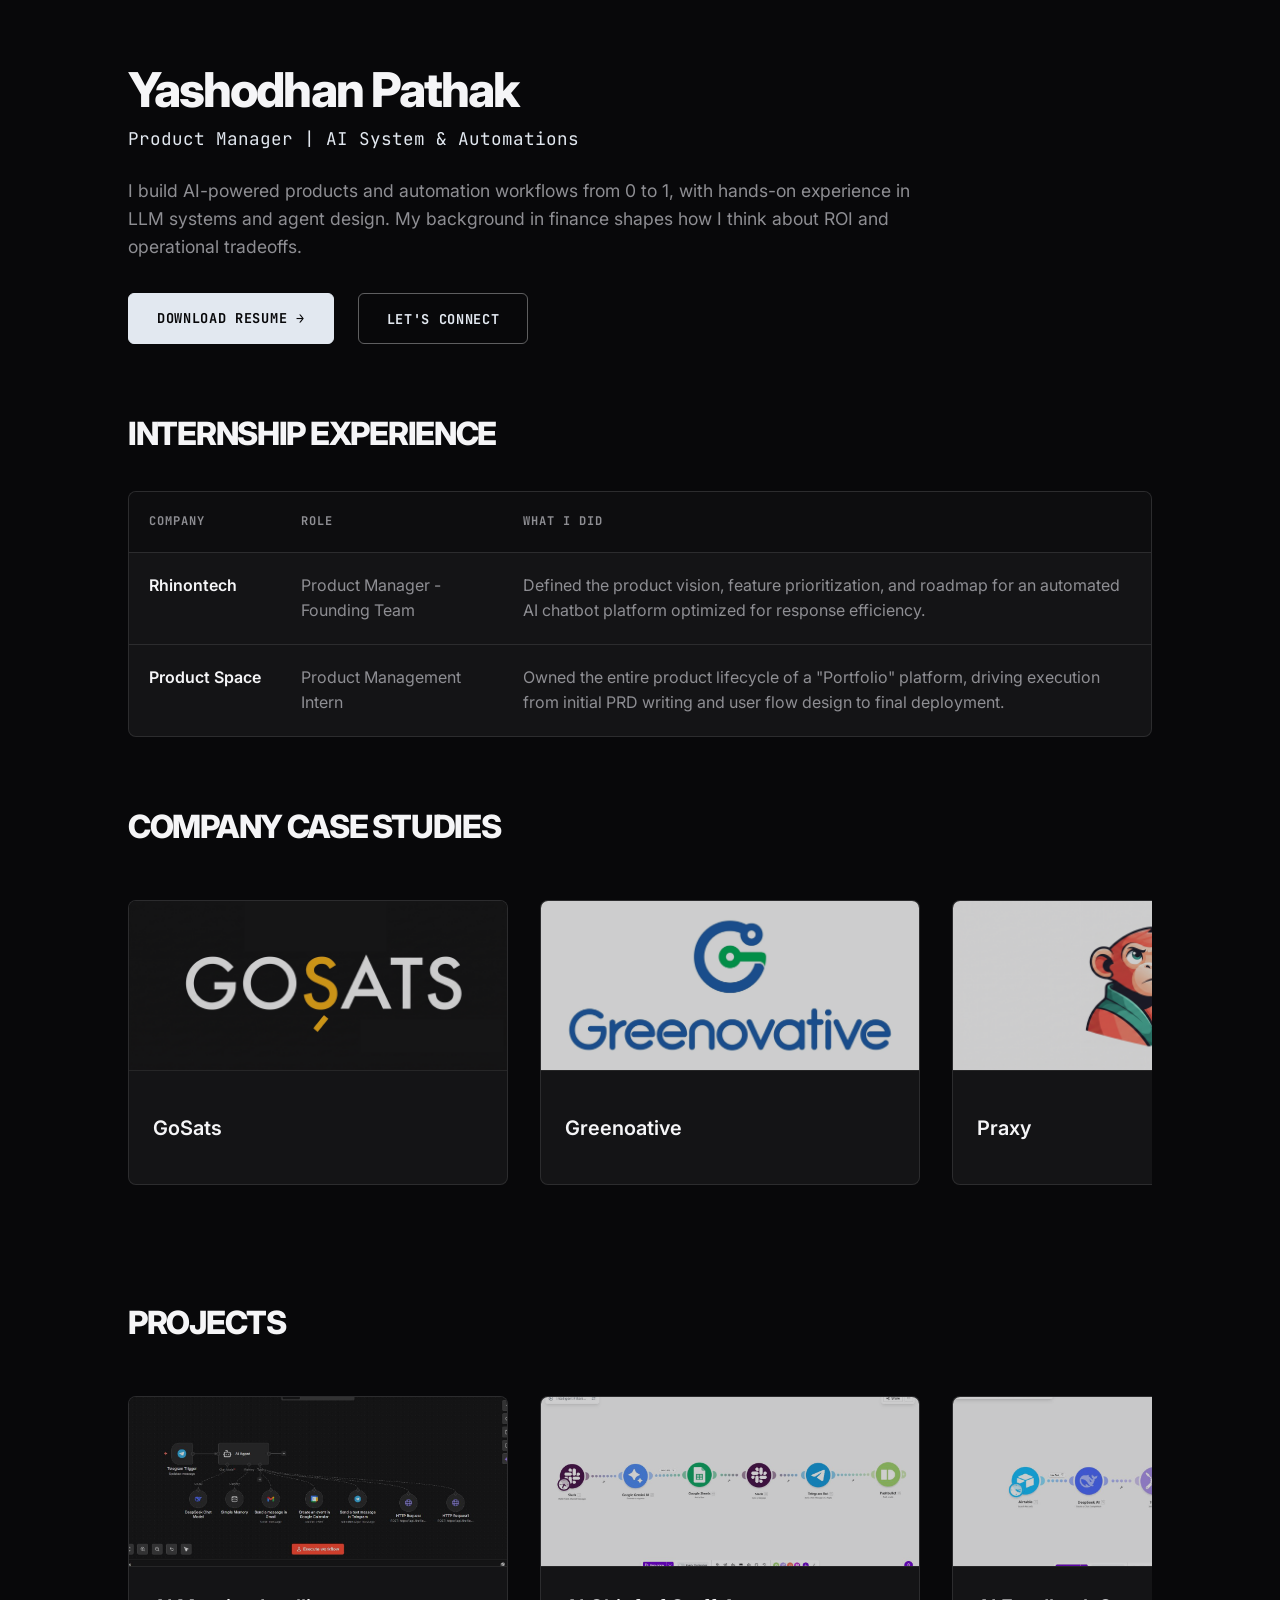
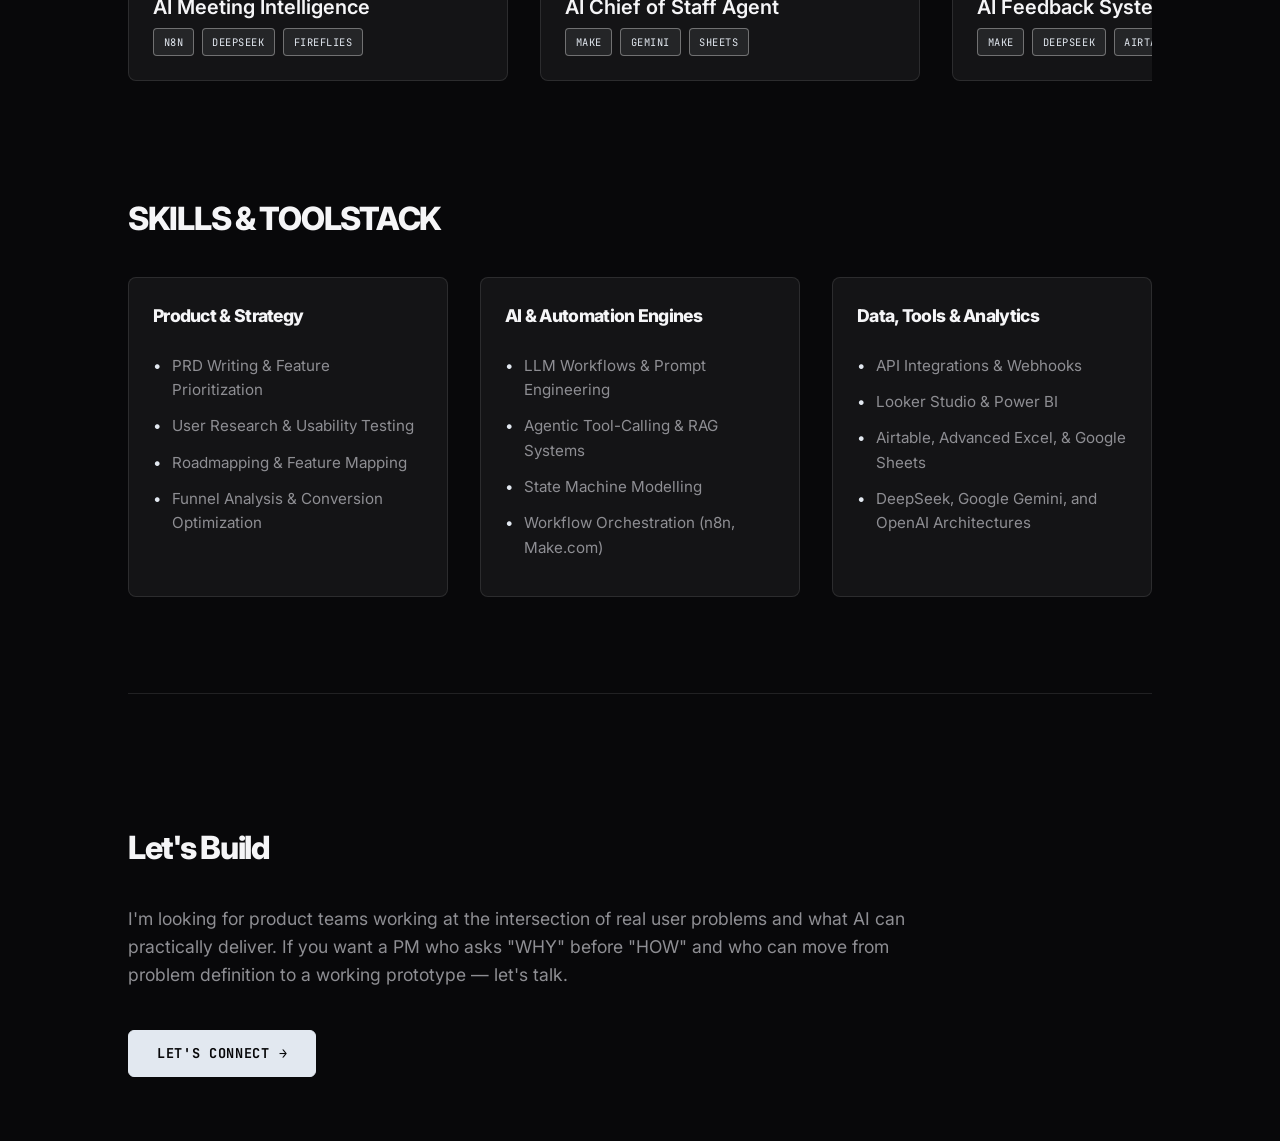
<file: index.html>
<!DOCTYPE html>
<html lang="en">
<head>
   <!-- Google tag (gtag.js) -->
<script async src="https://www.googletagmanager.com/gtag/js?id=G-BJXWQ7S5EE"></script>
<script>
  window.dataLayer = window.dataLayer || [];
  function gtag(){dataLayer.push(arguments);}
  gtag('js', new Date());

  gtag('config', 'G-BJXWQ7S5EE');
</script>
    <meta charset="UTF-8">
    <meta name="viewport" content="width=device-width, initial-scale=1.0">
    <title>Yashodhan Pathak — Product Manager</title>
    <link rel="preconnect" href="https://fonts.googleapis.com">
    <link rel="preconnect" href="https://fonts.gstatic.com" crossorigin>
    <link href="https://fonts.googleapis.com/css2?family=Inter:wght@400;600;800&family=JetBrains+Mono:wght@400;700&display=swap" rel="stylesheet">
    
    <style>
        /* 1. The Core Palette (Liquid Chrome System) */
        :root {
            --bg-canvas: #08080A;
            --bg-card: #141416;
            --text-primary: #F5F5F7;
            --text-secondary: #8E8E93;
            --accent: #E2E8F0;
            --border-rest: rgba(255, 255, 255, 0.1);
            --border-hover: rgba(255, 255, 255, 0.35);
            --glow: 0 20px 40px rgba(226, 232, 240, 0.05), 0 0 30px rgba(226, 232, 240, 0.08);
            --transition-curve: cubic-bezier(0.16, 1, 0.3, 1);
        }

        /* 2. Typography Architecture */
        * {
            box-sizing: border-box;
            margin: 0;
            padding: 0;
            -webkit-font-smoothing: antialiased;
            -moz-osx-font-smoothing: grayscale;
        }

        body {
            background-color: var(--bg-canvas);
            color: var(--text-primary);
            font-family: 'Inter', -apple-system, BlinkMacSystemFont, sans-serif;
            line-height: 1.6;
            padding: 5vw 10vw;
        }

        h1, h2, h3 {
            font-weight: 800;
            letter-spacing: -0.04em;
            color: var(--text-primary);
        }

        h1 { font-size: 3rem; margin-bottom: 0.5rem; line-height: 1.1; }
        .role-title { font-family: 'JetBrains Mono', monospace; color: var(--accent); font-size: 1.1rem; margin-bottom: 1.5rem; display: block;}
        
        h2 { font-size: 2rem; margin-bottom: 2rem; margin-top: 4rem;}
        p { color: var(--text-secondary); font-size: 1.1rem; max-width: 800px; margin-bottom: 1.5rem; }

        .mono {
            font-family: 'JetBrains Mono', monospace;
            font-size: 0.75rem;
            text-transform: uppercase;
            letter-spacing: 0.08em;
            color: var(--text-secondary);
        }

        /* Hero CTA Buttons */
        .hero-links {
            display: flex;
            gap: 1.5rem;
            margin-top: 2rem;
        }

        .btn {
            display: inline-flex;
            align-items: center;
            justify-content: center;
            padding: 0.85rem 1.75rem;
            border-radius: 6px;
            font-family: 'JetBrains Mono', monospace;
            font-size: 0.85rem;
            text-transform: uppercase;
            letter-spacing: 0.05em;
            text-decoration: none;
            font-weight: 700;
            cursor: pointer;
            transition: all 400ms var(--transition-curve);
        }

        .btn-primary {
            background-color: var(--accent);
            color: var(--bg-canvas);
            border: 1px solid var(--accent);
        }

        .btn-primary:hover {
            transform: translateY(-4px);
            box-shadow: 0 10px 20px rgba(226, 232, 240, 0.15);
        }

        .btn-secondary {
            background-color: transparent;
            color: var(--accent);
            border: 1px solid var(--border-hover);
        }

        .btn-secondary:hover {
            border-color: var(--accent);
            transform: translateY(-4px);
            background-color: rgba(226, 232, 240, 0.03);
        }

        /* Stats Table Section */
        .stats-table-wrapper {
            width: 100%;
            background-color: var(--bg-card);
            border-radius: 8px;
            border: 1px solid var(--border-rest);
            overflow-x: auto; /* Enables horizontal scroll on mobile */
        }

        .stats-table {
            width: 100%;
            border-collapse: collapse;
            min-width: 600px; /* Prevents text from squishing on small screens */
        }

        .stats-table th, .stats-table td {
            padding: 1.25rem;
            text-align: left;
            border-bottom: 1px solid var(--border-rest);
        }

        .stats-table th {
            font-family: 'JetBrains Mono', monospace;
            font-size: 0.75rem;
            text-transform: uppercase;
            letter-spacing: 0.08em;
            color: var(--text-secondary);
            background-color: #0d0d0f;
        }

        .stats-table tr:last-child td { border-bottom: none; }
        .stats-table td { color: var(--text-secondary); vertical-align: top;}
        .stats-table td.highlight { color: var(--accent); font-weight: 600; white-space: nowrap; font-family: 'JetBrains Mono', monospace; font-size: 0.9rem;}
        .stats-table td.company { font-weight: 600; color: var(--text-primary); white-space: nowrap;}

        /* Component Layout (Airtribe 4:3 Structural Grid) */
        .work-scroll-container {
            display: flex;
            overflow-x: auto;
            gap: 32px;
            padding: 16px 0 48px 0;
            scroll-snap-type: x mandatory;
        }

        /* Custom Styled Scrollbar */
        .work-scroll-container::-webkit-scrollbar {
            height: 8px;
        }
        
        .work-scroll-container::-webkit-scrollbar-track {
            background: var(--bg-card);
            border-radius: 10px;
            border: 1px solid var(--border-rest);
        }
        
        .work-scroll-container::-webkit-scrollbar-thumb {
            background: var(--border-hover);
            border-radius: 10px;
        }
        
        .work-scroll-container::-webkit-scrollbar-thumb:hover {
            background: var(--accent);
        }

        .project-card {
            flex: 0 0 calc(33.333% - 22px);
            min-width: 380px;
            aspect-ratio: 4/3;
            background-color: var(--bg-card);
            border: 1px solid var(--border-rest);
            border-radius: 8px;
            display: flex;
            flex-direction: column;
            overflow: hidden;
            text-decoration: none;
            scroll-snap-align: start;
            transition: all 400ms var(--transition-curve);
        }

        .project-card:hover {
            transform: translateY(-6px);
            border-color: var(--border-hover);
            box-shadow: var(--glow);
        }

        .card-visual {
            height: 60%;
            background-color: #0d0d0f;
            display: flex;
            align-items: center;
            justify-content: center;
            color: #333;
            border-bottom: 1px solid var(--border-rest);
            overflow: hidden;
            position: relative;
        }
        
        /* Ensures images fill the 60% top half properly */
        .card-visual img {
            width: 100%;
            height: 100%;
            object-fit: cover;
            opacity: 0.8;
            transition: opacity 0.3s ease;
        }
        
        .project-card:hover .card-visual img {
            opacity: 1;
        }

        .card-info {
            height: 40%;
            padding: 1.5rem;
            display: flex;
            flex-direction: column;
            justify-content: space-between;
        }

        .card-title {
            font-size: 1.25rem;
            font-weight: 600;
            color: var(--text-primary);
        }

        /* Distinctive Tool Highlights */
        .card-tools {
            display: flex;
            flex-wrap: wrap;
            gap: 0.5rem;
            margin-top: auto;
        }

        .tool-tag {
            font-family: 'JetBrains Mono', monospace;
            font-size: 0.65rem;
            text-transform: uppercase;
            letter-spacing: 0.05em;
            padding: 0.3rem 0.6rem;
            background-color: rgba(226, 232, 240, 0.08);
            border: 1px solid var(--border-hover);
            border-radius: 4px;
            color: var(--accent);
        }

        /* 3-Column Skills Grid */
        .list-grid-3 {
            display: grid;
            grid-template-columns: repeat(auto-fit, minmax(280px, 1fr));
            gap: 2rem;
            margin-bottom: 2rem;
        }

        .list-item {
            background: var(--bg-card);
            border: 1px solid var(--border-rest);
            padding: 1.5rem;
            border-radius: 8px;
        }

        .list-item h3 { font-size: 1.1rem; margin-bottom: 1.5rem; color: var(--text-primary); }

        ul { list-style-type: none; }
        ul li {
            color: var(--text-secondary);
            margin-bottom: 0.75rem;
            position: relative;
            padding-left: 1.2rem;
            font-size: 0.95rem;
        }
        ul li::before {
            content: '•';
            position: absolute;
            left: 0;
            color: var(--accent);
        }
        
        .footer-cta { margin-top: 6rem; border-top: 1px solid var(--border-rest); padding-top: 4rem; }
        
        /* Modal System */
        .modal {
            display: none; /* Hidden by default */
            position: fixed;
            z-index: 1000;
            left: 0;
            top: 0;
            width: 100%;
            height: 100%;
            background-color: rgba(8, 8, 10, 0.85);
            backdrop-filter: blur(10px);
            align-items: center;
            justify-content: center;
            opacity: 0;
            animation: fadeIn 0.3s forwards;
        }

        @keyframes fadeIn {
            to { opacity: 1; }
        }

        .modal-content {
            background-color: var(--bg-card);
            border: 1px solid var(--border-hover);
            padding: 3rem;
            border-radius: 12px;
            max-width: 450px;
            width: 90%;
            position: relative;
            box-shadow: var(--glow);
            text-align: center;
        }

        .close-btn {
            position: absolute;
            top: 1.5rem;
            right: 1.5rem;
            color: var(--text-secondary);
            font-size: 1.5rem;
            cursor: pointer;
            transition: color 0.3s ease;
            background: none;
            border: none;
        }

        .close-btn:hover { color: var(--accent); }

        .modal-links {
            display: flex;
            flex-direction: column;
            gap: 1rem;
            margin-top: 2rem;
        }

        .modal-links a {
            display: flex;
            align-items: center;
            justify-content: center;
            gap: 0.75rem;
            padding: 1rem;
            border: 1px solid var(--border-rest);
            border-radius: 6px;
            color: var(--text-primary);
            text-decoration: none;
            font-weight: 600;
            transition: all 0.3s ease;
            font-family: 'JetBrains Mono', monospace;
            font-size: 0.9rem;
        }

        .modal-links a:hover {
            border-color: var(--accent);
            background-color: rgba(226, 232, 240, 0.05);
            transform: translateY(-2px);
        }
        
        .social-icon { width: 20px; height: 20px; }

        /* =========================================
           5. MOBILE & RESPONSIVE ARCHITECTURE
           ========================================= */
        @media (max-width: 768px) {
            body { 
                padding: 8vw 6vw; /* Tighter margins for phones */
            }
            
            /* Typography Scaling */
            h1 { font-size: 2.25rem; }
            h2 { font-size: 1.75rem; margin-top: 3rem; }
            .role-title { font-size: 0.95rem; }
            p { font-size: 1rem; }
            
            /* Button Stacking */
            .hero-links { 
                flex-direction: column; 
                width: 100%; 
                gap: 1rem; 
            }
            .btn { width: 100%; }

            /* Touch-Swipe Project Cards */
            .work-scroll-container { 
                gap: 16px; /* Tighter gap */
                padding-bottom: 24px; 
            }
            .project-card { 
                min-width: 85vw; /* Fills screen but shows next card */
            }
            .card-info { padding: 1.25rem; }
            .card-title { font-size: 1.15rem; }

            /* Skills Grid */
            .list-grid-3 { 
                grid-template-columns: 1fr; /* Stack columns */
                gap: 1.5rem; 
            }
            
            /* Modal adjustments */
            .modal-content { padding: 2rem 1.5rem; }
            .modal-links a { font-size: 0.8rem; }
        }

    </style>
</head>
<body>

    <header>
        <h1>Yashodhan Pathak</h1>
        <span class="role-title">Product Manager | AI System & Automations</span>
        <p>I build AI-powered products and automation workflows from 0 to 1, with hands-on experience in LLM systems and agent design. My background in finance shapes how I think about ROI and operational tradeoffs.</p>
        <div class="hero-links">
            <a href="https://drive.google.com/file/d/19ytKGcyXozVil-nbhW-jTa27Lb0RtvLi/view?usp=sharing" target="_blank" class="btn btn-primary">Download Resume →</a>
            <button onclick="openModal()" class="btn btn-secondary">Let's Connect</button>
        </div>
    </header>

    <section id="stats">
        <h2>INTERNSHIP EXPERIENCE</h2>
        <div class="stats-table-wrapper">
            <table class="stats-table">
                <thead>
                    <tr>
                        <th>Company</th>
                        <th>Role</th>
                        <th>What I Did</th>
                    </tr>
                </thead>
                <tbody>
                    <tr>
                        <td class="company">Rhinontech</td>
                        <td class="role">Product Manager - Founding Team</td>
                        <td>Defined the product vision, feature prioritization, and roadmap for an automated AI chatbot platform optimized for response efficiency.</td>
                    </tr>
                    <tr>
                        <td class="company">Product Space</td>
                        <td class="role">Product Management Intern</td>
                        <td>Owned the entire product lifecycle of a "Portfolio" platform, driving execution from initial PRD writing and user flow design to final deployment.</td>
                    </tr>
                </tbody>
            </table>
        </div>
    </section>
<section id="company-case-studies">
        <h2>COMPANY CASE STUDIES</h2>
        <div class="work-scroll-container">
            
            <!-- Card 1: GoSats -->
            <a href="gosats.html" class="project-card">
                <div class="card-visual">
                    <img src="images/GoSats.png" alt="GoSats" onerror="this.style.display='none'; this.nextElementSibling.style.display='block';">
                    <span class="mono" style="display: none;">[ Image Error: GoSats ]</span>
                </div>
                <div class="card-info" style="justify-content: center;">
                    <div class="card-title" style="margin-bottom: 0;">GoSats</div>
                </div>
            </a>

            <!-- Card 2: Greenoative -->
            <a href="greenovative.html" class="project-card">
                <div class="card-visual">
                    <img src="images/greenovative-energy.webp" alt="Greenoative" onerror="this.style.display='none'; this.nextElementSibling.style.display='block';">
                    <span class="mono" style="display: none;">[ Image Error: Greenoative ]</span>
                </div>
                <div class="card-info" style="justify-content: center;">
                    <div class="card-title" style="margin-bottom: 0;">Greenoative</div>
                </div>
            </a>

            <!-- Card 3: Praxy -->
           <a href="praxy.html" class="project-card">
                <div class="card-visual">
                    <img src="images/Praxy.png" alt="Praxy" onerror="this.style.display='none'; this.nextElementSibling.style.display='block';">
                    <span class="mono" style="display: none;">[ Image Error: Praxy ]</span>
                </div>
                <div class="card-info" style="justify-content: center;">
                    <div class="card-title" style="margin-bottom: 0;">Praxy</div>
                </div>
            </a>

            <!-- Card 4: Aliment -->
           <a href="aliment.html" class="project-card">
                <div class="card-visual">
                    <img src="images/Aliment.png" alt="Aliment" onerror="this.style.display='none'; this.nextElementSibling.style.display='block';">
                    <span class="mono" style="display: none;">[ Image Error: Aliment ]</span>
                </div>
                <div class="card-info" style="justify-content: center;">
                    <div class="card-title" style="margin-bottom: 0;">Aliment</div>
                </div>
            </a>

        </div>
    </section>
    <section id="work">
        <h2>PROJECTS</h2>
        <div class="work-scroll-container">
            
            <a href="project-2.html" class="project-card">
                <div class="card-visual">
                    <img src="images/project1.JPG.jpg" alt="AI Meeting Intelligence" onerror="this.style.display='none'; this.nextElementSibling.style.display='block';">
                    <span class="mono" style="display: none;">[ Image Error: project1 ]</span>
                </div>
                <div class="card-info">
                    <div class="card-title">AI Meeting Intelligence</div>
                    <div class="card-tools">
                        <span class="tool-tag">N8n</span>
                        <span class="tool-tag">Deepseek</span>
                        <span class="tool-tag">Fireflies</span>
                    </div>
                </div>
            </a>

            <a href="project-1.html" class="project-card">
                <div class="card-visual">
                    <img src="images/project2.jpg" alt="AI Chief of Staff Agent" onerror="this.style.display='none'; this.nextElementSibling.style.display='block';">
                    <span class="mono" style="display: none;">[ Image Error: project2 ]</span>
                </div>
                <div class="card-info">
                    <div class="card-title">AI Chief of Staff Agent</div>
                    <div class="card-tools">
                        <span class="tool-tag">Make</span>
                        <span class="tool-tag">Gemini</span>
                        <span class="tool-tag">Sheets</span>
                    </div>
                </div>
            </a>

           <a href="project-3.html" class="project-card">
                <div class="card-visual">
                    <img src="images/project3.JPG.jpg" alt="AI Feedback System" onerror="this.style.display='none'; this.nextElementSibling.style.display='block';">
                    <span class="mono" style="display: none;">[ Image Error: project3 ]</span>
                </div>
                <div class="card-info">
                    <div class="card-title">AI Feedback System</div>
                    <div class="card-tools">
                        <span class="tool-tag">Make</span>
                        <span class="tool-tag">Deepseek</span>
                        <span class="tool-tag">Airtable</span>
                    </div>
                </div>
            </a>

        </div>
    </section>

    <section id="capabilities">
        <h2>SKILLS & TOOLSTACK</h2>
        <div class="list-grid-3">
            <div class="list-item">
                <h3>Product & Strategy</h3>
                <ul>
                    <li>PRD Writing & Feature Prioritization</li>
                    <li>User Research & Usability Testing</li>
                    <li>Roadmapping & Feature Mapping</li>
                    <li>Funnel Analysis & Conversion Optimization</li>
                </ul>
            </div>
            <div class="list-item">
                <h3>AI & Automation Engines</h3>
                <ul>
                    <li>LLM Workflows & Prompt Engineering</li>
                    <li>Agentic Tool-Calling & RAG Systems</li>
                    <li>State Machine Modelling</li>
                    <li>Workflow Orchestration (n8n, Make.com)</li>
                </ul>
            </div>
            <div class="list-item">
                <h3>Data, Tools & Analytics</h3>
                <ul>
                    <li>API Integrations & Webhooks</li>
                    <li>Looker Studio & Power BI</li>
                    <li>Airtable, Advanced Excel, & Google Sheets</li>
                    <li>DeepSeek, Google Gemini, and OpenAI Architectures</li>
                </ul>
            </div>
        </div>
    </section>

    <footer class="footer-cta">
        <h2>Let's Build</h2>
        <p>I'm looking for product teams working at the intersection of real user problems and what AI can practically deliver. If you want a PM who asks "WHY" before "HOW" and who can move from problem definition to a working prototype — let's talk.</p>
        <div style="margin-top: 2.5rem;">
            <button onclick="openModal()" class="btn btn-primary">Let's Connect → </button>
        </div>
    </footer>

    <!-- Contact Modal -->
    <div id="contactModal" class="modal">
        <div class="modal-content">
            <button class="close-btn" onclick="closeModal()">×</button>
            <h2 style="margin-top: 0; font-size: 1.75rem;">Let's Connect</h2>
            <p style="margin-bottom: 0;">Reach out via email or connect with me on LinkedIn to discuss building scalable AI products.</p>
            
            <div class="modal-links">
                <a href="mailto:ypathak2002@gmail.com">
                    <svg class="social-icon" viewBox="0 0 24 24" fill="none" stroke="currentColor" stroke-width="2" stroke-linecap="round" stroke-linejoin="round"><path d="M4 4h16c1.1 0 2 .9 2 2v12c0 1.1-.9 2-2 2H4c-1.1 0-2-.9-2-2V6c0-1.1.9-2 2-2z"></path><polyline points="22,6 12,13 2,6"></polyline></svg>
                    ypathak2002@gmail.com
                </a>
                <a href="https://www.linkedin.com/in/yashodhan-pathak" target="_blank">
                    <svg class="social-icon" viewBox="0 0 24 24" fill="none" stroke="currentColor" stroke-width="2" stroke-linecap="round" stroke-linejoin="round"><path d="M16 8a6 6 0 0 1 6 6v7h-4v-7a2 2 0 0 0-2-2 2 2 0 0 0-2 2v7h-4v-7a6 6 0 0 1 6-6z"></path><rect x="2" y="9" width="4" height="12"></rect><circle cx="4" cy="4" r="2"></circle></svg>
                    Connect on LinkedIn
                </a>
            </div>
        </div>
    </div>

    <!-- Modal Interactivity Script -->
    <script>
        function openModal() {
            const modal = document.getElementById('contactModal');
            modal.style.display = 'flex';
        }

        function closeModal() {
            const modal = document.getElementById('contactModal');
            modal.style.display = 'none';
        }

        // Close when clicking outside the box
        window.onclick = function(event) {
            const modal = document.getElementById('contactModal');
            if (event.target == modal) {
                modal.style.display = 'none';
            }
        }
    </script>

</body>
</html>
</file>
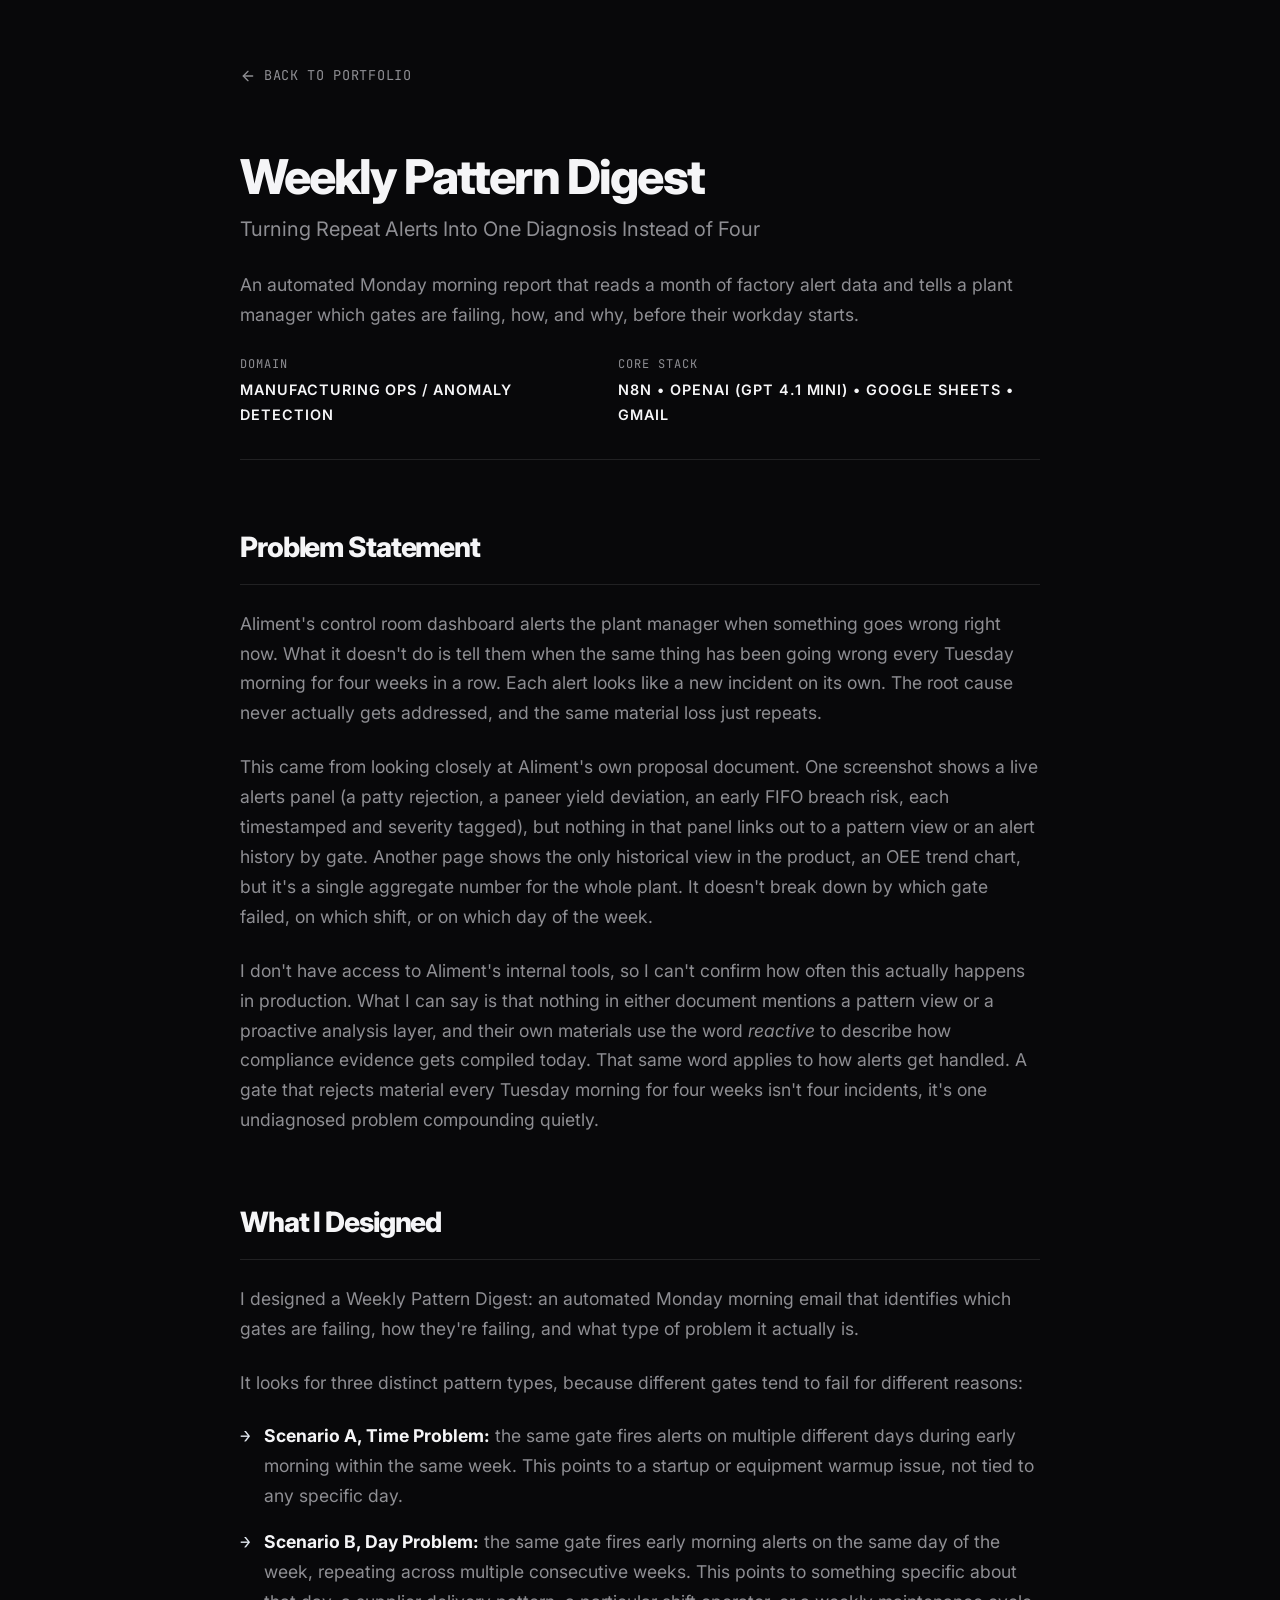
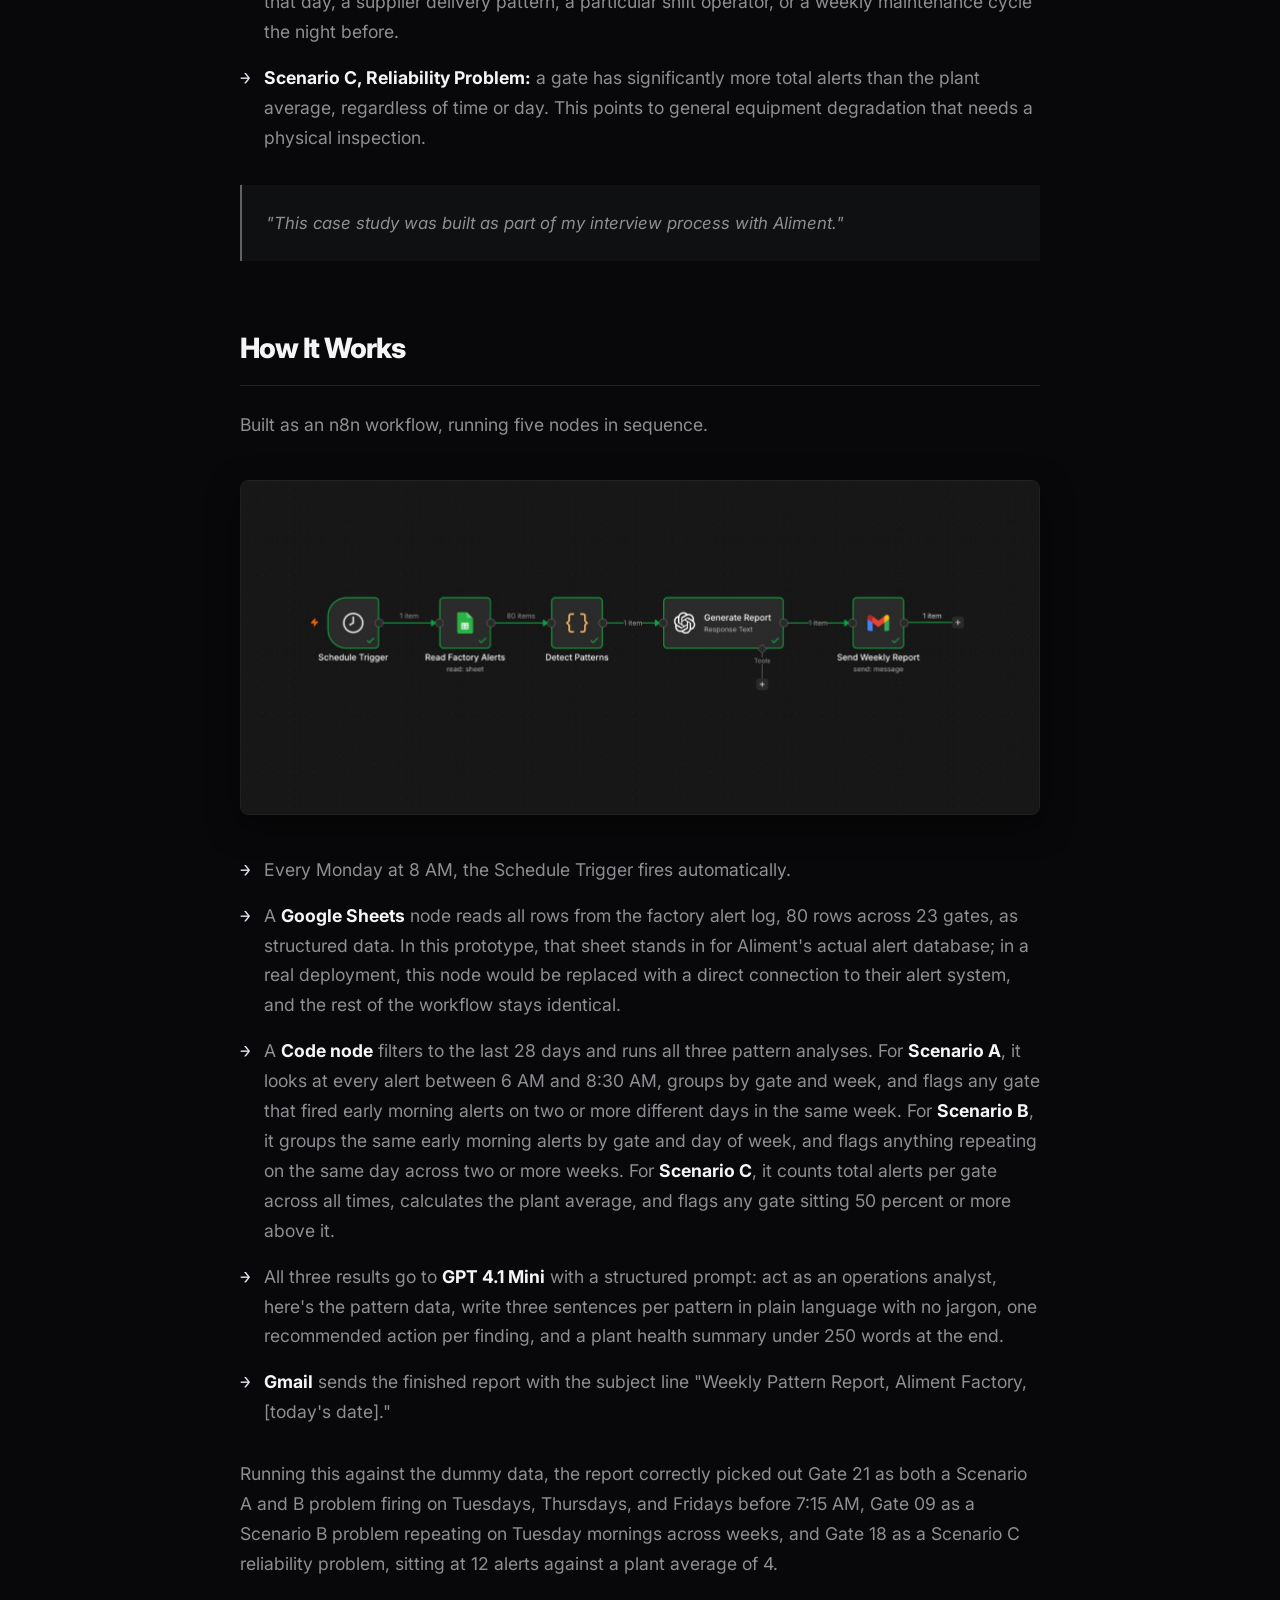
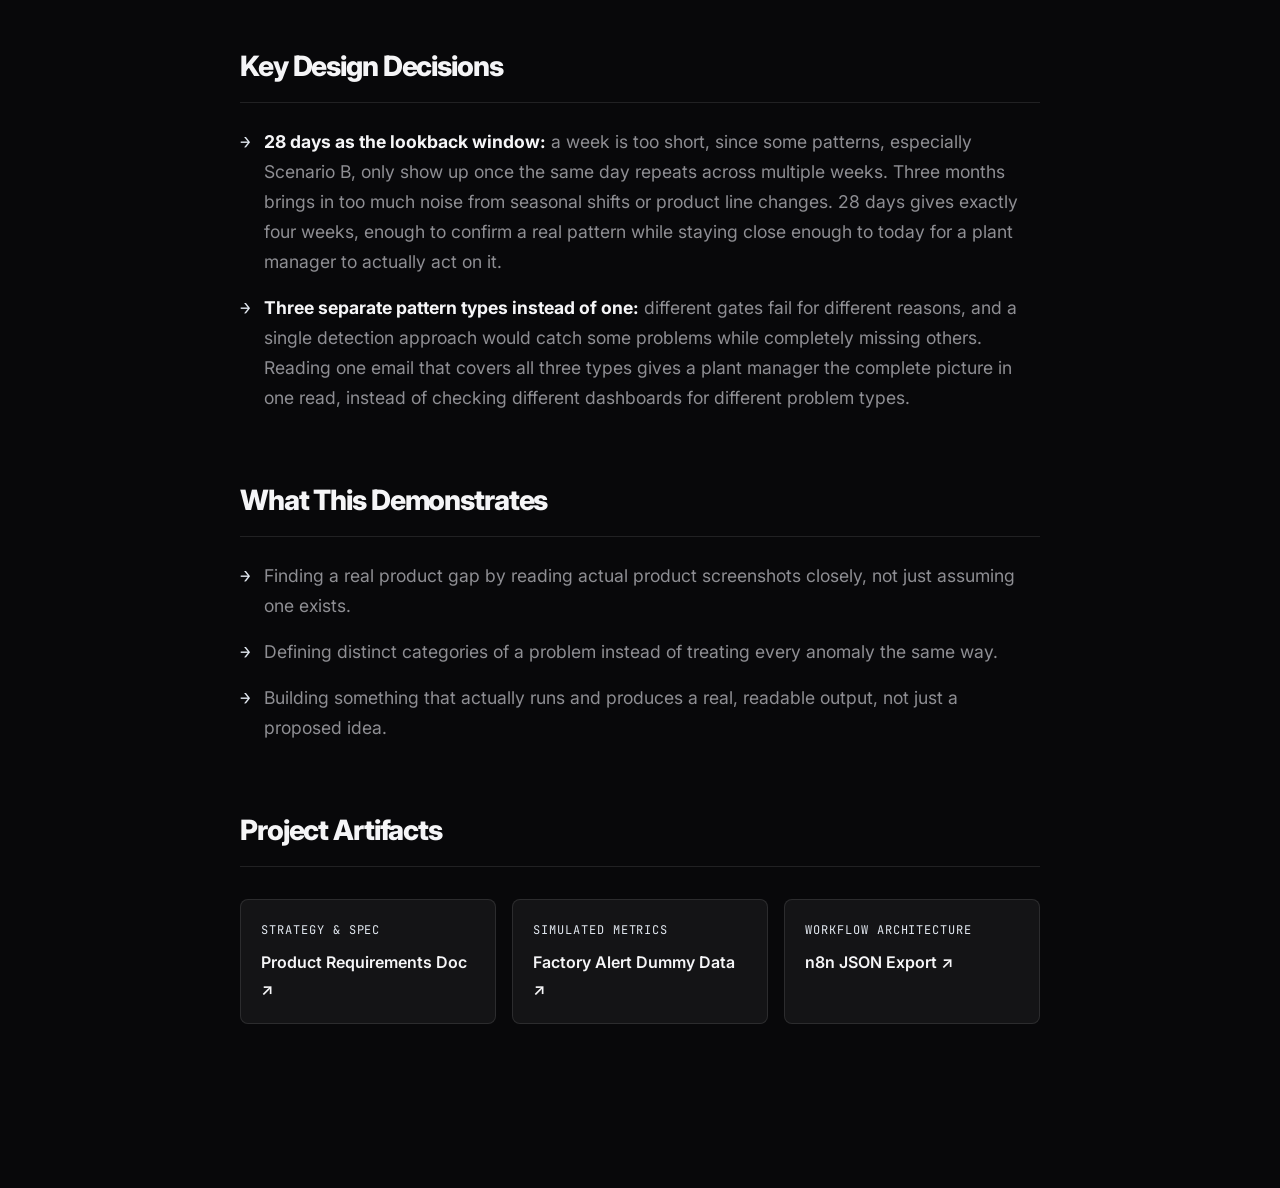
<file: aliment.html>
<!DOCTYPE html>
<html lang="en">
<head>
   <!-- Google tag (gtag.js) -->
<script async src="https://www.googletagmanager.com/gtag/js?id=G-BJXWQ7S5EE"></script>
<script>
  window.dataLayer = window.dataLayer || [];
  function gtag(){dataLayer.push(arguments);}
  gtag('js', new Date());

  gtag('config', 'G-BJXWQ7S5EE');
</script>
    <meta charset="UTF-8">
    <meta name="viewport" content="width=device-width, initial-scale=1.0">
    <title>Aliment | Case Study</title>
    <link rel="preconnect" href="https://fonts.googleapis.com">
    <link rel="preconnect" href="https://fonts.gstatic.com" crossorigin>
    <link href="https://fonts.googleapis.com/css2?family=Inter:wght@400;600;800&family=JetBrains+Mono:wght@400;700&display=swap" rel="stylesheet">
    
    <style>
        /* 1. The Core Palette (Liquid Chrome System) */
        :root {
            --bg-canvas: #08080A;
            --bg-card: #141416;
            --text-primary: #F5F5F7;
            --text-secondary: #8E8E93;
            --accent: #E2E8F0;
            --border-rest: rgba(255, 255, 255, 0.1);
            --border-hover: rgba(255, 255, 255, 0.35);
            --transition-curve: cubic-bezier(0.16, 1, 0.3, 1);
        }

        /* 2. Typography Architecture */
        * {
            box-sizing: border-box;
            margin: 0;
            padding: 0;
            -webkit-font-smoothing: antialiased;
            -moz-osx-font-smoothing: grayscale;
        }

        body {
            background-color: var(--bg-canvas);
            color: var(--text-primary);
            font-family: 'Inter', -apple-system, BlinkMacSystemFont, sans-serif;
            line-height: 1.7;
            padding: 5vw 10vw;
        }

        .container {
            max-width: 800px;
            margin: 0 auto;
        }

        h1, h2, h3 {
            font-weight: 800;
            letter-spacing: -0.04em;
            color: var(--text-primary);
        }

        h1 { font-size: 3rem; margin-bottom: 0.5rem; line-height: 1.1; }
        h2 { font-size: 1.75rem; margin-bottom: 1.5rem; margin-top: 4rem; border-bottom: 1px solid var(--border-rest); padding-bottom: 0.75rem;}
        h3 { font-size: 1.25rem; margin-bottom: 1rem; margin-top: 3rem; color: var(--text-primary); }
        
        p { color: var(--text-secondary); font-size: 1.1rem; margin-bottom: 1.5rem; }

        .mono {
            font-family: 'JetBrains Mono', monospace;
            font-size: 0.75rem;
            text-transform: uppercase;
            letter-spacing: 0.08em;
            color: var(--text-secondary);
        }

        /* Navigation */
        .nav-back {
            display: inline-flex;
            align-items: center;
            gap: 0.5rem;
            color: var(--text-secondary);
            text-decoration: none;
            font-family: 'JetBrains Mono', monospace;
            font-size: 0.85rem;
            text-transform: uppercase;
            letter-spacing: 0.05em;
            margin-bottom: 4rem;
            transition: color 0.3s ease;
        }

        .nav-back:hover {
            color: var(--accent);
        }

        /* Meta Data Header */
        .project-meta {
            display: flex;
            gap: 2rem;
            margin-top: 1.5rem;
            margin-bottom: 3rem;
            padding-bottom: 2rem;
            border-bottom: 1px solid var(--border-rest);
        }
        
        .meta-block span { display: block; color: var(--text-primary); margin-top: 0.25rem; font-size: 0.9rem; font-family: 'Inter', sans-serif; font-weight: 600;}

        /* Disclaimer Box */
        .disclaimer-box {
            background-color: rgba(226, 232, 240, 0.03);
            border-left: 2px solid var(--border-hover);
            padding: 1.5rem;
            margin: 2rem 0;
            font-style: italic;
            color: var(--text-secondary);
            font-size: 1.05rem;
        }

        /* Lists */
        ul { list-style-type: none; margin-bottom: 2rem;}
        ul li {
            color: var(--text-secondary);
            margin-bottom: 1rem;
            position: relative;
            padding-left: 1.5rem;
            font-size: 1.1rem;
        }
        ul li::before {
            content: '→';
            position: absolute;
            left: 0;
            color: var(--accent);
            font-family: 'JetBrains Mono', monospace;
        }
        ul li strong { color: var(--text-primary); }

        /* Project Image / Placeholder */
        .project-image {
            width: 100%;
            border-radius: 8px;
            border: 1px solid var(--border-rest);
            margin: 2.5rem 0;
            box-shadow: 0 10px 30px rgba(0,0,0,0.5);
            display: block;
        }
        
        .image-placeholder {
            text-align: center;
            padding: 4rem;
            background: var(--bg-card);
            border: 1px dashed var(--border-hover);
            border-radius: 8px;
            margin: 1.5rem 0;
            color: var(--text-secondary);
        }

        /* Resource Links Grid */
        .resource-links {
            display: grid;
            grid-template-columns: repeat(auto-fit, minmax(200px, 1fr));
            gap: 1rem;
            margin-top: 2rem;
        }

        .resource-btn {
            display: flex;
            flex-direction: column;
            padding: 1.25rem;
            background-color: var(--bg-card);
            border: 1px solid var(--border-rest);
            border-radius: 8px;
            text-decoration: none;
            transition: all 400ms var(--transition-curve);
        }

        .resource-btn:hover {
            border-color: var(--border-hover);
            transform: translateY(-4px);
            background-color: rgba(226, 232, 240, 0.03);
        }

        .resource-btn .mono { margin-bottom: 0.5rem; color: var(--accent); }
        .resource-btn .title { color: var(--text-primary); font-weight: 600; font-size: 1rem; }

        /* Mobile & Responsive Architecture */
        @media (max-width: 768px) {
            body { padding: 8vw 6vw; }
            h1 { font-size: 2.25rem; }
            h2 { font-size: 1.5rem; margin-top: 3rem; }
            h3 { font-size: 1.15rem; }
            p, ul li { font-size: 1rem; }
            .project-meta { flex-direction: column; gap: 1rem; }
            .image-placeholder { padding: 2rem; }
        }
    </style>
</head>
<body>

    <div class="container">
        <!-- Back Navigation -->
        <a href="index.html" class="nav-back">
            <svg width="16" height="16" viewBox="0 0 24 24" fill="none" stroke="currentColor" stroke-width="2" stroke-linecap="round" stroke-linejoin="round"><line x1="19" y1="12" x2="5" y2="12"></line><polyline points="12 19 5 12 12 5"></polyline></svg>
            Back to Portfolio
        </a>

        <!-- Header -->
        <header>
            <h1>Weekly Pattern Digest</h1>
            <p style="font-size: 1.25rem; color: var(--text-secondary); margin-top: 0.5rem;">Turning Repeat Alerts Into One Diagnosis Instead of Four</p>
            <p style="color: var(--text-secondary); margin-top: 0.5rem;">An automated Monday morning report that reads a month of factory alert data and tells a plant manager which gates are failing, how, and why, before their workday starts.</p>
            
            <div class="project-meta">
                <div class="meta-block mono">
                    Domain
                    <span>Manufacturing Ops / Anomaly Detection</span>
                </div>
                <div class="meta-block mono">
                    Core Stack
                    <span>n8n • OpenAI (GPT 4.1 Mini) • Google Sheets • Gmail</span>
                </div>
            </div>
        </header>

        <!-- Section 1 -->
        <h2>Problem Statement</h2>
        <p>Aliment's control room dashboard alerts the plant manager when something goes wrong right now. What it doesn't do is tell them when the same thing has been going wrong every Tuesday morning for four weeks in a row. Each alert looks like a new incident on its own. The root cause never actually gets addressed, and the same material loss just repeats.</p>
        
        <p>This came from looking closely at Aliment's own proposal document. One screenshot shows a live alerts panel (a patty rejection, a paneer yield deviation, an early FIFO breach risk, each timestamped and severity tagged), but nothing in that panel links out to a pattern view or an alert history by gate. Another page shows the only historical view in the product, an OEE trend chart, but it's a single aggregate number for the whole plant. It doesn't break down by which gate failed, on which shift, or on which day of the week.</p>
        
        <p>I don't have access to Aliment's internal tools, so I can't confirm how often this actually happens in production. What I can say is that nothing in either document mentions a pattern view or a proactive analysis layer, and their own materials use the word <em>reactive</em> to describe how compliance evidence gets compiled today. That same word applies to how alerts get handled. A gate that rejects material every Tuesday morning for four weeks isn't four incidents, it's one undiagnosed problem compounding quietly.</p>

        <!-- Section 2 -->
        <h2>What I Designed</h2>
        <p>I designed a Weekly Pattern Digest: an automated Monday morning email that identifies which gates are failing, how they're failing, and what type of problem it actually is.</p>
        
        <p>It looks for three distinct pattern types, because different gates tend to fail for different reasons:</p>
        <ul>
            <li><strong>Scenario A, Time Problem:</strong> the same gate fires alerts on multiple different days during early morning within the same week. This points to a startup or equipment warmup issue, not tied to any specific day.</li>
            <li><strong>Scenario B, Day Problem:</strong> the same gate fires early morning alerts on the same day of the week, repeating across multiple consecutive weeks. This points to something specific about that day, a supplier delivery pattern, a particular shift operator, or a weekly maintenance cycle the night before.</li>
            <li><strong>Scenario C, Reliability Problem:</strong> a gate has significantly more total alerts than the plant average, regardless of time or day. This points to general equipment degradation that needs a physical inspection.</li>
        </ul>

        <div class="disclaimer-box">
            "This case study was built as part of my interview process with Aliment."
        </div>

        <!-- Section 3 -->
        <h2>How It Works</h2>
        <p>Built as an n8n workflow, running five nodes in sequence.</p>

        <img src="images/Aliment_N8n_Workflow.jpeg" alt="Aliment n8n Workflow Architecture" class="project-image" onerror="this.style.display='none'; this.nextElementSibling.style.display='block';">
        <div style="display:none;" class="image-placeholder mono">
            [ Image Error: Aliment_N8n_Workflow.jpeg not found ]
        </div>

        <ul>
            <li>Every Monday at 8 AM, the Schedule Trigger fires automatically.</li>
            <li>A <strong>Google Sheets</strong> node reads all rows from the factory alert log, 80 rows across 23 gates, as structured data. In this prototype, that sheet stands in for Aliment's actual alert database; in a real deployment, this node would be replaced with a direct connection to their alert system, and the rest of the workflow stays identical.</li>
            <li>A <strong>Code node</strong> filters to the last 28 days and runs all three pattern analyses. For <strong>Scenario A</strong>, it looks at every alert between 6 AM and 8:30 AM, groups by gate and week, and flags any gate that fired early morning alerts on two or more different days in the same week. For <strong>Scenario B</strong>, it groups the same early morning alerts by gate and day of week, and flags anything repeating on the same day across two or more weeks. For <strong>Scenario C</strong>, it counts total alerts per gate across all times, calculates the plant average, and flags any gate sitting 50 percent or more above it.</li>
            <li>All three results go to <strong>GPT 4.1 Mini</strong> with a structured prompt: act as an operations analyst, here's the pattern data, write three sentences per pattern in plain language with no jargon, one recommended action per finding, and a plant health summary under 250 words at the end.</li>
            <li><strong>Gmail</strong> sends the finished report with the subject line "Weekly Pattern Report, Aliment Factory, [today's date]."</li>
        </ul>

        <p>Running this against the dummy data, the report correctly picked out Gate 21 as both a Scenario A and B problem firing on Tuesdays, Thursdays, and Fridays before 7:15 AM, Gate 09 as a Scenario B problem repeating on Tuesday mornings across weeks, and Gate 18 as a Scenario C reliability problem, sitting at 12 alerts against a plant average of 4.</p>

        <!-- Section 4 -->
        <h2>Key Design Decisions</h2>
        <ul>
            <li><strong>28 days as the lookback window:</strong> a week is too short, since some patterns, especially Scenario B, only show up once the same day repeats across multiple weeks. Three months brings in too much noise from seasonal shifts or product line changes. 28 days gives exactly four weeks, enough to confirm a real pattern while staying close enough to today for a plant manager to actually act on it.</li>
            <li><strong>Three separate pattern types instead of one:</strong> different gates fail for different reasons, and a single detection approach would catch some problems while completely missing others. Reading one email that covers all three types gives a plant manager the complete picture in one read, instead of checking different dashboards for different problem types.</li>
        </ul>

        <!-- Section 5 -->
        <h2>What This Demonstrates</h2>
        <ul>
            <li>Finding a real product gap by reading actual product screenshots closely, not just assuming one exists.</li>
            <li>Defining distinct categories of a problem instead of treating every anomaly the same way.</li>
            <li>Building something that actually runs and produces a real, readable output, not just a proposed idea.</li>
        </ul>

        <!-- Section 6: Links -->
        <h2>Project Artifacts</h2>
        <div class="resource-links">
            <a href="https://drive.google.com/file/d/1hH4oZAkik8N_nEp6PF8Qm59_hi4Stxda/view?usp=sharing" target="_blank" class="resource-btn">
                <span class="mono">Strategy & Spec</span>
                <span class="title">Product Requirements Doc ↗</span>
            </a>
            
            <a href="https://docs.google.com/spreadsheets/d/122qOSKdNbhLxe98mFwnsbyZb-gzypZGR/edit?usp=sharing&ouid=103368298443485891731&rtpof=true&sd=true" target="_blank" class="resource-btn">
                <span class="mono">Simulated Metrics</span>
                <span class="title">Factory Alert Dummy Data ↗</span>
            </a>
            
            <a href="https://drive.google.com/file/d/1KhW2X9-83wYfwlVwOyitFOWecPChW0ez/view?usp=sharing" target="_blank" class="resource-btn">
                <span class="mono">Workflow Architecture</span>
                <span class="title">n8n JSON Export ↗</span>
            </a>
        </div>

        <div style="height: 100px;"></div> <!-- Bottom padding -->
    </div>

</body>
</html>
</file>
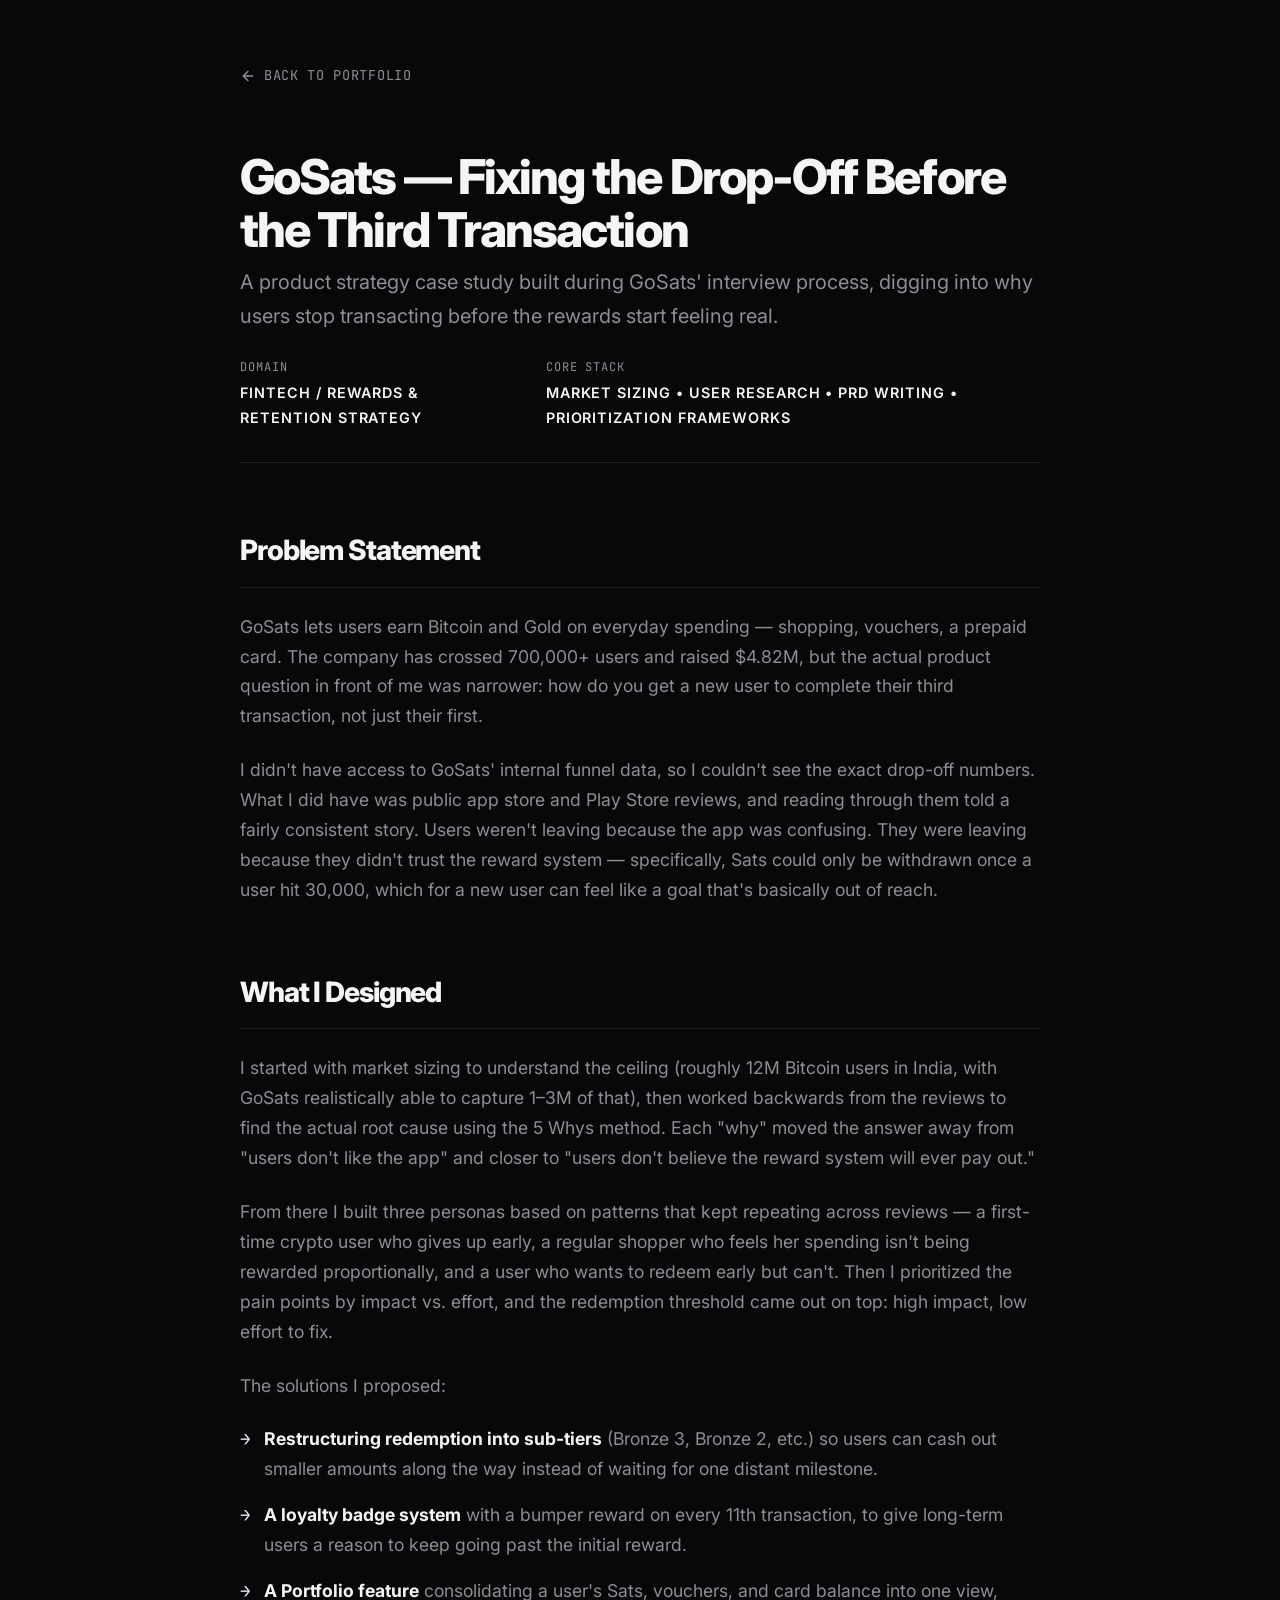
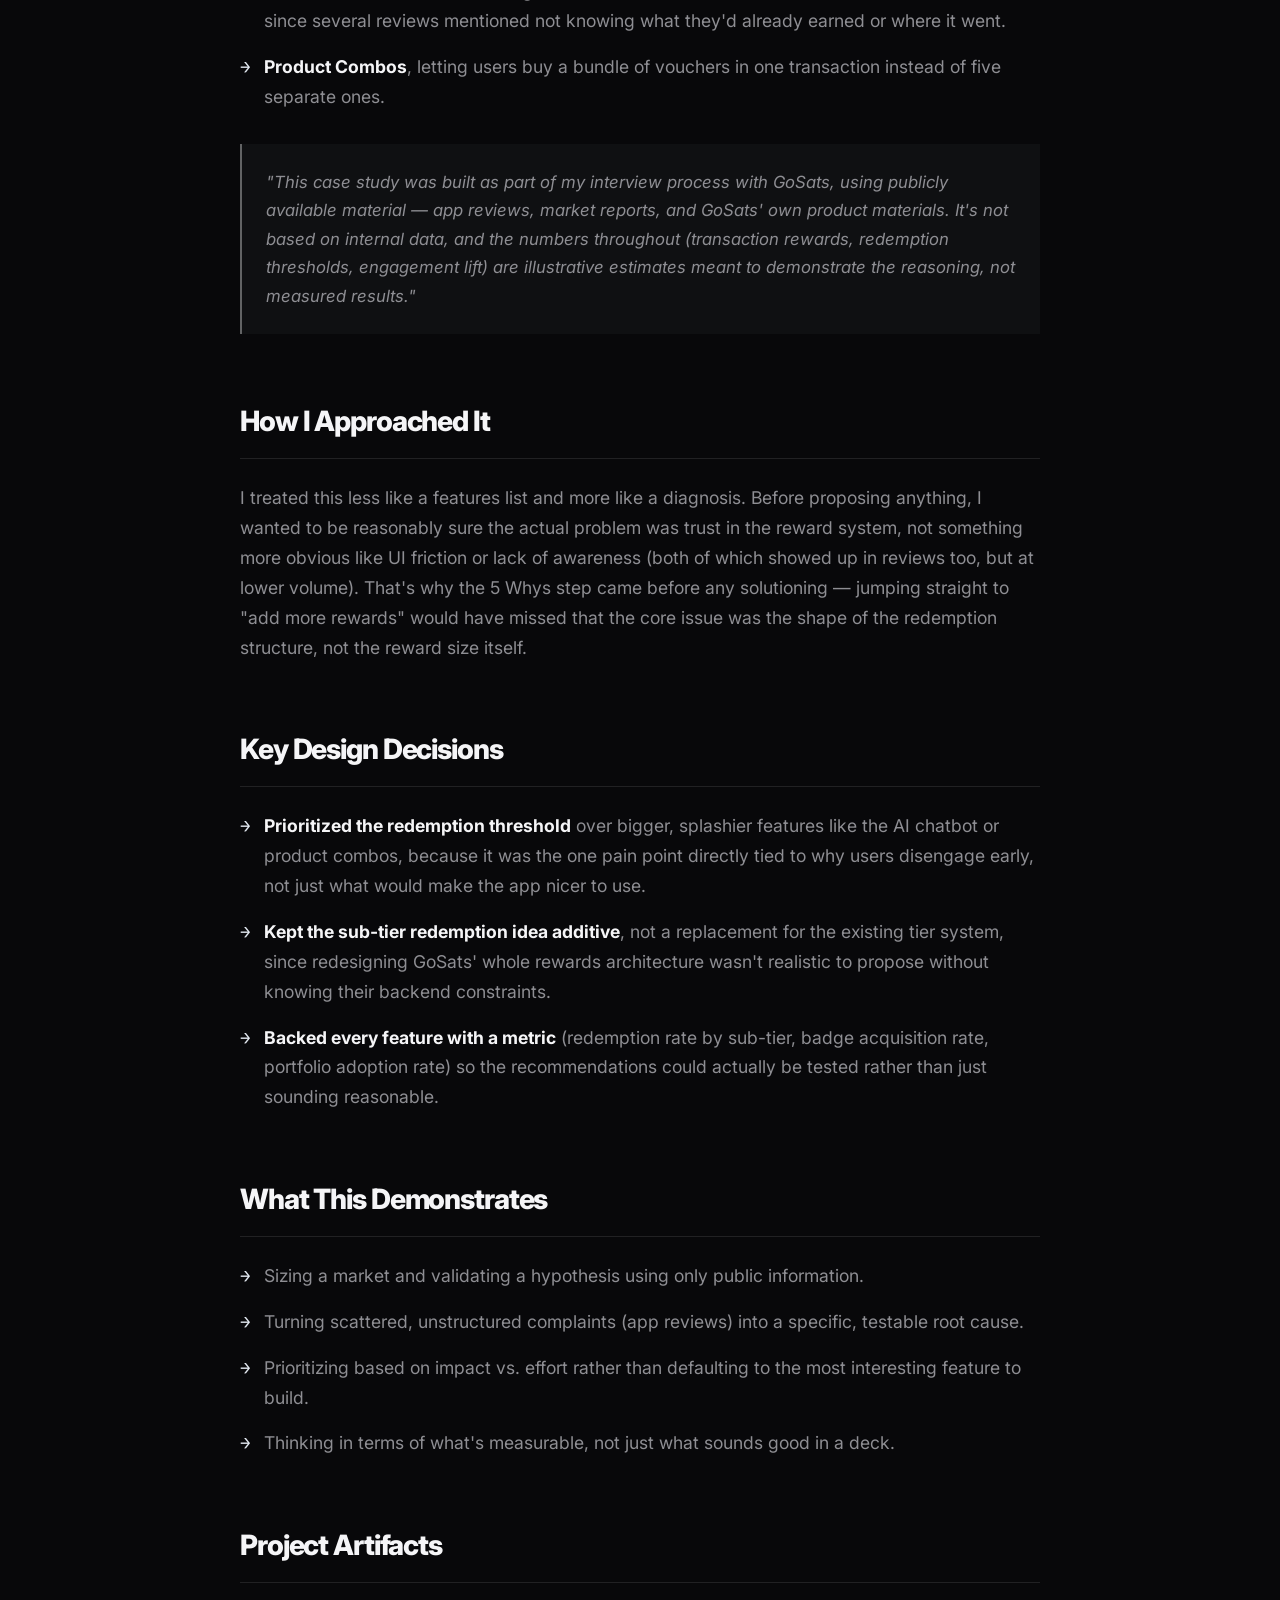
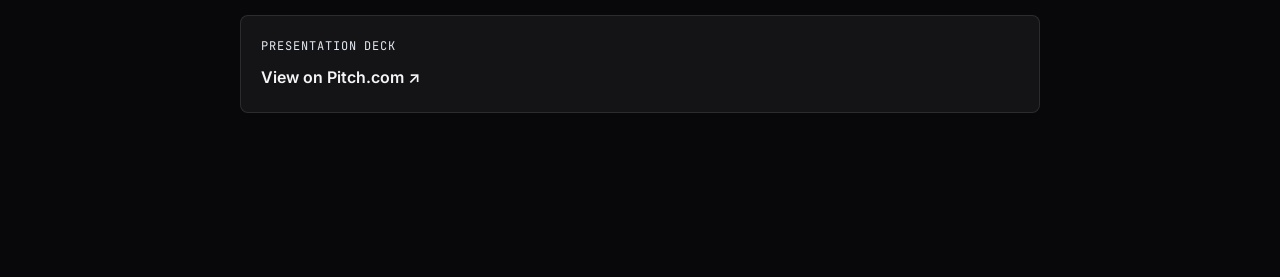
<file: gosats.html>
<!DOCTYPE html>
<html lang="en">
<head>
<!-- Google tag (gtag.js) -->
<script async src="https://www.googletagmanager.com/gtag/js?id=G-BJXWQ7S5EE"></script>
<script>
  window.dataLayer = window.dataLayer || [];
  function gtag(){dataLayer.push(arguments);}
  gtag('js', new Date());

  gtag('config', 'G-BJXWQ7S5EE');
</script>
    <meta charset="UTF-8">
    <meta name="viewport" content="width=device-width, initial-scale=1.0">
    <title>GoSats | Case Study</title>
    <link rel="preconnect" href="https://fonts.googleapis.com">
    <link rel="preconnect" href="https://fonts.gstatic.com" crossorigin>
    <link href="https://fonts.googleapis.com/css2?family=Inter:wght@400;600;800&family=JetBrains+Mono:wght@400;700&display=swap" rel="stylesheet">
    
    <style>
        /* 1. The Core Palette (Liquid Chrome System) */
        :root {
            --bg-canvas: #08080A;
            --bg-card: #141416;
            --text-primary: #F5F5F7;
            --text-secondary: #8E8E93;
            --accent: #E2E8F0;
            --border-rest: rgba(255, 255, 255, 0.1);
            --border-hover: rgba(255, 255, 255, 0.35);
            --transition-curve: cubic-bezier(0.16, 1, 0.3, 1);
        }

        /* 2. Typography Architecture */
        * {
            box-sizing: border-box;
            margin: 0;
            padding: 0;
            -webkit-font-smoothing: antialiased;
            -moz-osx-font-smoothing: grayscale;
        }

        body {
            background-color: var(--bg-canvas);
            color: var(--text-primary);
            font-family: 'Inter', -apple-system, BlinkMacSystemFont, sans-serif;
            line-height: 1.7;
            padding: 5vw 10vw;
        }

        .container {
            max-width: 800px;
            margin: 0 auto;
        }

        h1, h2, h3 {
            font-weight: 800;
            letter-spacing: -0.04em;
            color: var(--text-primary);
        }

        h1 { font-size: 3rem; margin-bottom: 0.5rem; line-height: 1.1; }
        h2 { font-size: 1.75rem; margin-bottom: 1.5rem; margin-top: 4rem; border-bottom: 1px solid var(--border-rest); padding-bottom: 0.75rem;}
        h3 { font-size: 1.25rem; margin-bottom: 1rem; margin-top: 3rem; color: var(--text-primary); }
        
        p { color: var(--text-secondary); font-size: 1.1rem; margin-bottom: 1.5rem; }

        .mono {
            font-family: 'JetBrains Mono', monospace;
            font-size: 0.75rem;
            text-transform: uppercase;
            letter-spacing: 0.08em;
            color: var(--text-secondary);
        }

        /* Navigation */
        .nav-back {
            display: inline-flex;
            align-items: center;
            gap: 0.5rem;
            color: var(--text-secondary);
            text-decoration: none;
            font-family: 'JetBrains Mono', monospace;
            font-size: 0.85rem;
            text-transform: uppercase;
            letter-spacing: 0.05em;
            margin-bottom: 4rem;
            transition: color 0.3s ease;
        }

        .nav-back:hover {
            color: var(--accent);
        }

        /* Meta Data Header */
        .project-meta {
            display: flex;
            gap: 2rem;
            margin-top: 1.5rem;
            margin-bottom: 3rem;
            padding-bottom: 2rem;
            border-bottom: 1px solid var(--border-rest);
        }
        
        .meta-block span { display: block; color: var(--text-primary); margin-top: 0.25rem; font-size: 0.9rem; font-family: 'Inter', sans-serif; font-weight: 600;}

        /* Disclaimer Box */
        .disclaimer-box {
            background-color: rgba(226, 232, 240, 0.03);
            border-left: 2px solid var(--border-hover);
            padding: 1.5rem;
            margin: 2rem 0;
            font-style: italic;
            color: var(--text-secondary);
            font-size: 1.05rem;
        }

        /* Lists */
        ul { list-style-type: none; margin-bottom: 2rem;}
        ul li {
            color: var(--text-secondary);
            margin-bottom: 1rem;
            position: relative;
            padding-left: 1.5rem;
            font-size: 1.1rem;
        }
        ul li::before {
            content: '→';
            position: absolute;
            left: 0;
            color: var(--accent);
            font-family: 'JetBrains Mono', monospace;
        }
        ul li strong { color: var(--text-primary); }

        /* Project Image */
        .project-image {
            width: 100%;
            border-radius: 8px;
            border: 1px solid var(--border-rest);
            margin: 2.5rem 0;
            box-shadow: 0 10px 30px rgba(0,0,0,0.5);
            display: block;
        }
        
        .image-placeholder {
            text-align: center;
            padding: 4rem;
            background: var(--bg-card);
            border: 1px dashed var(--border-hover);
            border-radius: 8px;
            margin: 1.5rem 0;
            color: var(--text-secondary);
        }

        /* Resource Links Grid */
        .resource-links {
            display: grid;
            grid-template-columns: repeat(auto-fit, minmax(200px, 1fr));
            gap: 1rem;
            margin-top: 2rem;
        }

        .resource-btn {
            display: flex;
            flex-direction: column;
            padding: 1.25rem;
            background-color: var(--bg-card);
            border: 1px solid var(--border-rest);
            border-radius: 8px;
            text-decoration: none;
            transition: all 400ms var(--transition-curve);
        }

        .resource-btn:hover {
            border-color: var(--border-hover);
            transform: translateY(-4px);
            background-color: rgba(226, 232, 240, 0.03);
        }

        .resource-btn .mono { margin-bottom: 0.5rem; color: var(--accent); }
        .resource-btn .title { color: var(--text-primary); font-weight: 600; font-size: 1rem; }

        /* Mobile & Responsive Architecture */
        @media (max-width: 768px) {
            body { padding: 8vw 6vw; }
            h1 { font-size: 2.25rem; }
            h2 { font-size: 1.5rem; margin-top: 3rem; }
            h3 { font-size: 1.15rem; }
            p, ul li { font-size: 1rem; }
            .project-meta { flex-direction: column; gap: 1rem; }
            .image-placeholder { padding: 2rem; }
        }
    </style>
</head>
<body>

    <div class="container">
        <!-- Back Navigation -->
        <a href="index.html" class="nav-back">
            <svg width="16" height="16" viewBox="0 0 24 24" fill="none" stroke="currentColor" stroke-width="2" stroke-linecap="round" stroke-linejoin="round"><line x1="19" y1="12" x2="5" y2="12"></line><polyline points="12 19 5 12 12 5"></polyline></svg>
            Back to Portfolio
        </a>

        <!-- Header -->
        <header>
            <h1>GoSats — Fixing the Drop-Off Before the Third Transaction</h1>
            <p style="font-size: 1.25rem; color: var(--text-secondary); margin-top: 0.5rem;">A product strategy case study built during GoSats' interview process, digging into why users stop transacting before the rewards start feeling real.</p>
            
            <div class="project-meta">
                <div class="meta-block mono">
                    Domain
                    <span>Fintech / Rewards & Retention Strategy</span>
                </div>
                <div class="meta-block mono">
                    Core Stack
                    <span>Market Sizing • User Research • PRD Writing • Prioritization Frameworks</span>
                </div>
            </div>
        </header>

        <!-- Section 1 -->
        <h2>Problem Statement</h2>
        <p>GoSats lets users earn Bitcoin and Gold on everyday spending — shopping, vouchers, a prepaid card. The company has crossed 700,000+ users and raised $4.82M, but the actual product question in front of me was narrower: how do you get a new user to complete their third transaction, not just their first.</p>
        
        <p>I didn't have access to GoSats' internal funnel data, so I couldn't see the exact drop-off numbers. What I did have was public app store and Play Store reviews, and reading through them told a fairly consistent story. Users weren't leaving because the app was confusing. They were leaving because they didn't trust the reward system — specifically, Sats could only be withdrawn once a user hit 30,000, which for a new user can feel like a goal that's basically out of reach.</p>

        <!-- Section 2 -->
        <h2>What I Designed</h2>
        <p>I started with market sizing to understand the ceiling (roughly 12M Bitcoin users in India, with GoSats realistically able to capture 1–3M of that), then worked backwards from the reviews to find the actual root cause using the 5 Whys method. Each "why" moved the answer away from "users don't like the app" and closer to "users don't believe the reward system will ever pay out."</p>
        
        <p>From there I built three personas based on patterns that kept repeating across reviews — a first-time crypto user who gives up early, a regular shopper who feels her spending isn't being rewarded proportionally, and a user who wants to redeem early but can't. Then I prioritized the pain points by impact vs. effort, and the redemption threshold came out on top: high impact, low effort to fix.</p>
        
        <p>The solutions I proposed:</p>
        <ul>
            <li><strong>Restructuring redemption into sub-tiers</strong> (Bronze 3, Bronze 2, etc.) so users can cash out smaller amounts along the way instead of waiting for one distant milestone.</li>
            <li><strong>A loyalty badge system</strong> with a bumper reward on every 11th transaction, to give long-term users a reason to keep going past the initial reward.</li>
            <li><strong>A Portfolio feature</strong> consolidating a user's Sats, vouchers, and card balance into one view, since several reviews mentioned not knowing what they'd already earned or where it went.</li>
            <li><strong>Product Combos</strong>, letting users buy a bundle of vouchers in one transaction instead of five separate ones.</li>
        </ul>

        <div class="disclaimer-box">
            "This case study was built as part of my interview process with GoSats, using publicly available material — app reviews, market reports, and GoSats' own product materials. It's not based on internal data, and the numbers throughout (transaction rewards, redemption thresholds, engagement lift) are illustrative estimates meant to demonstrate the reasoning, not measured results."
        </div>

        <!-- Section 3 -->
        <h2>How I Approached It</h2>
        <p>I treated this less like a features list and more like a diagnosis. Before proposing anything, I wanted to be reasonably sure the actual problem was trust in the reward system, not something more obvious like UI friction or lack of awareness (both of which showed up in reviews too, but at lower volume). That's why the 5 Whys step came before any solutioning — jumping straight to "add more rewards" would have missed that the core issue was the shape of the redemption structure, not the reward size itself.</p>

        <!-- Section 4 -->
        <h2>Key Design Decisions</h2>
        <ul>
            <li><strong>Prioritized the redemption threshold</strong> over bigger, splashier features like the AI chatbot or product combos, because it was the one pain point directly tied to why users disengage early, not just what would make the app nicer to use.</li>
            <li><strong>Kept the sub-tier redemption idea additive</strong>, not a replacement for the existing tier system, since redesigning GoSats' whole rewards architecture wasn't realistic to propose without knowing their backend constraints.</li>
            <li><strong>Backed every feature with a metric</strong> (redemption rate by sub-tier, badge acquisition rate, portfolio adoption rate) so the recommendations could actually be tested rather than just sounding reasonable.</li>
        </ul>

        <!-- Section 5 -->
        <h2>What This Demonstrates</h2>
        <ul>
            <li>Sizing a market and validating a hypothesis using only public information.</li>
            <li>Turning scattered, unstructured complaints (app reviews) into a specific, testable root cause.</li>
            <li>Prioritizing based on impact vs. effort rather than defaulting to the most interesting feature to build.</li>
            <li>Thinking in terms of what's measurable, not just what sounds good in a deck.</li>
        </ul>

        <!-- Section 6: Links -->
        <h2>Project Artifacts</h2>
        <div class="resource-links">
            <a href="https://pitch.com/v/gosats-nvuhym" target="_blank" class="resource-btn">
                <span class="mono">Presentation Deck</span>
                <span class="title">View on Pitch.com ↗</span>
            </a>
        </div>

        <div style="height: 100px;"></div> <!-- Bottom padding -->
    </div>

</body>
</html>
</file>
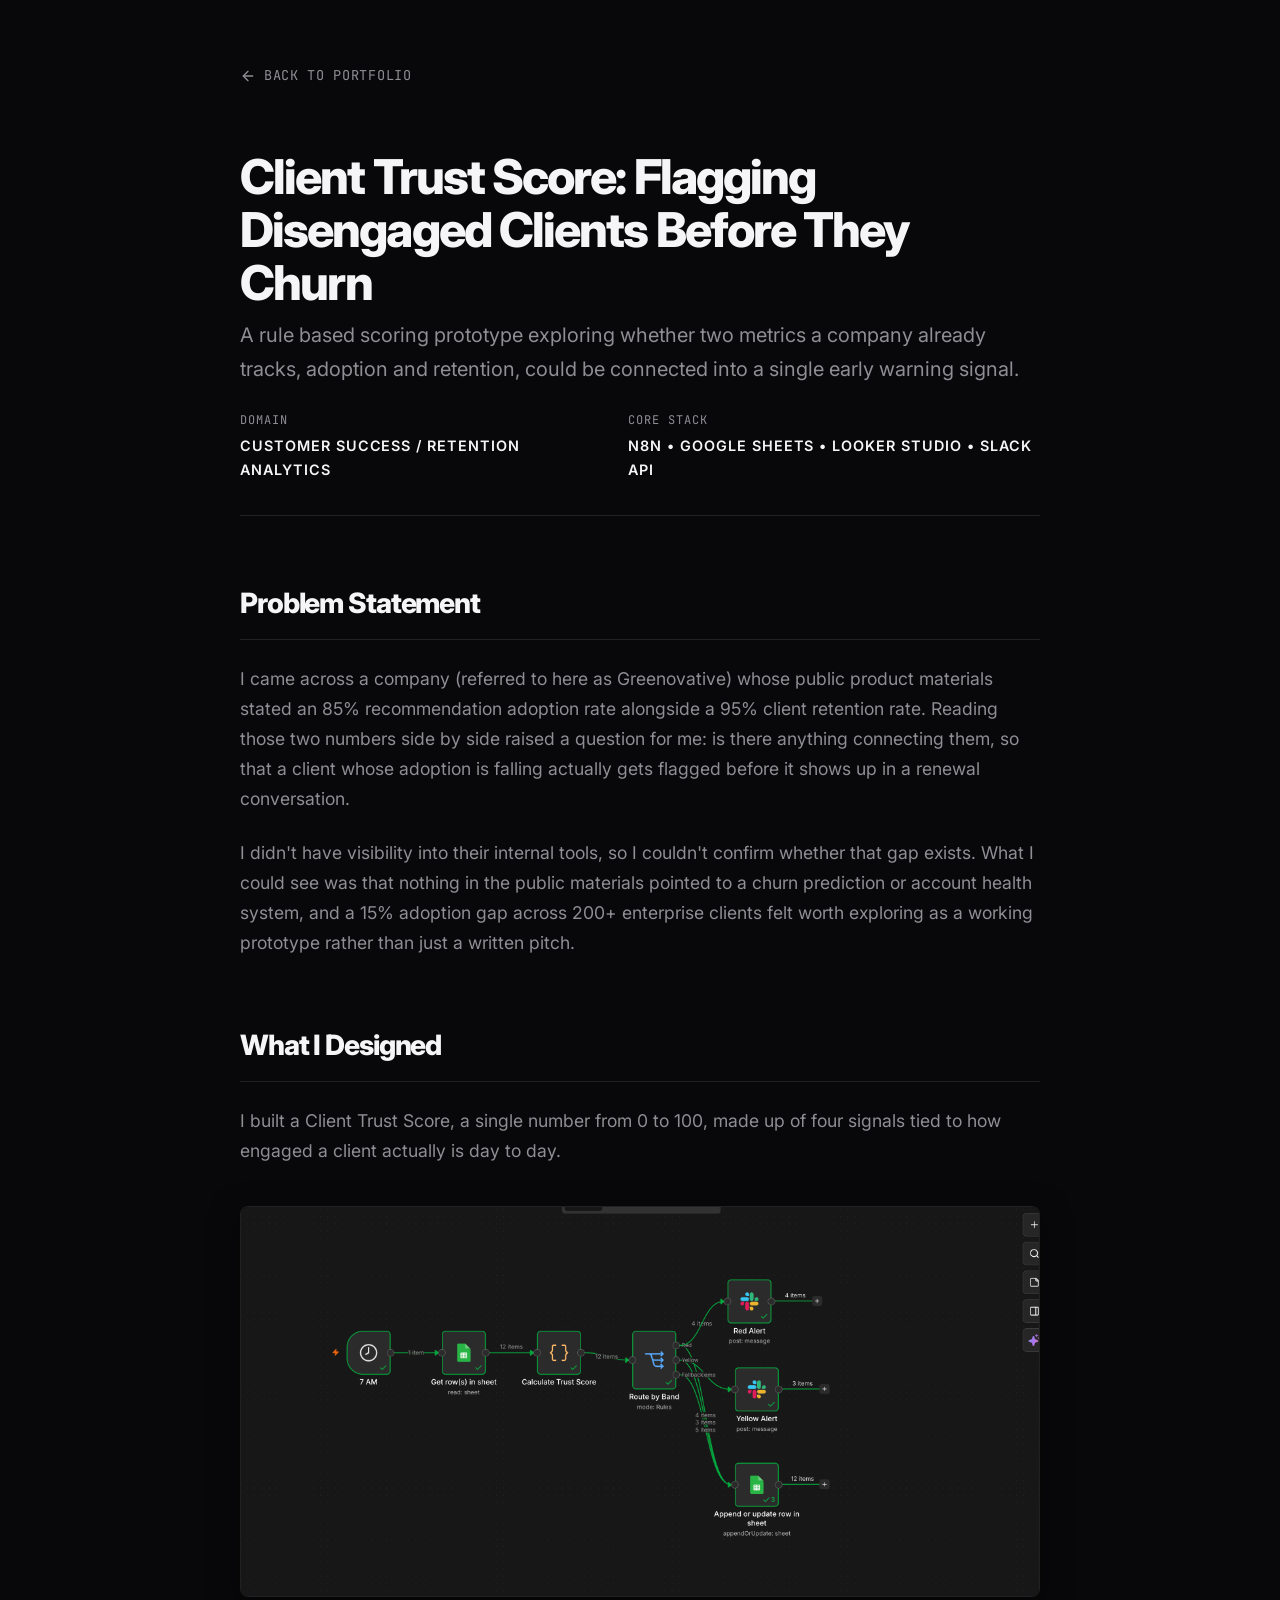
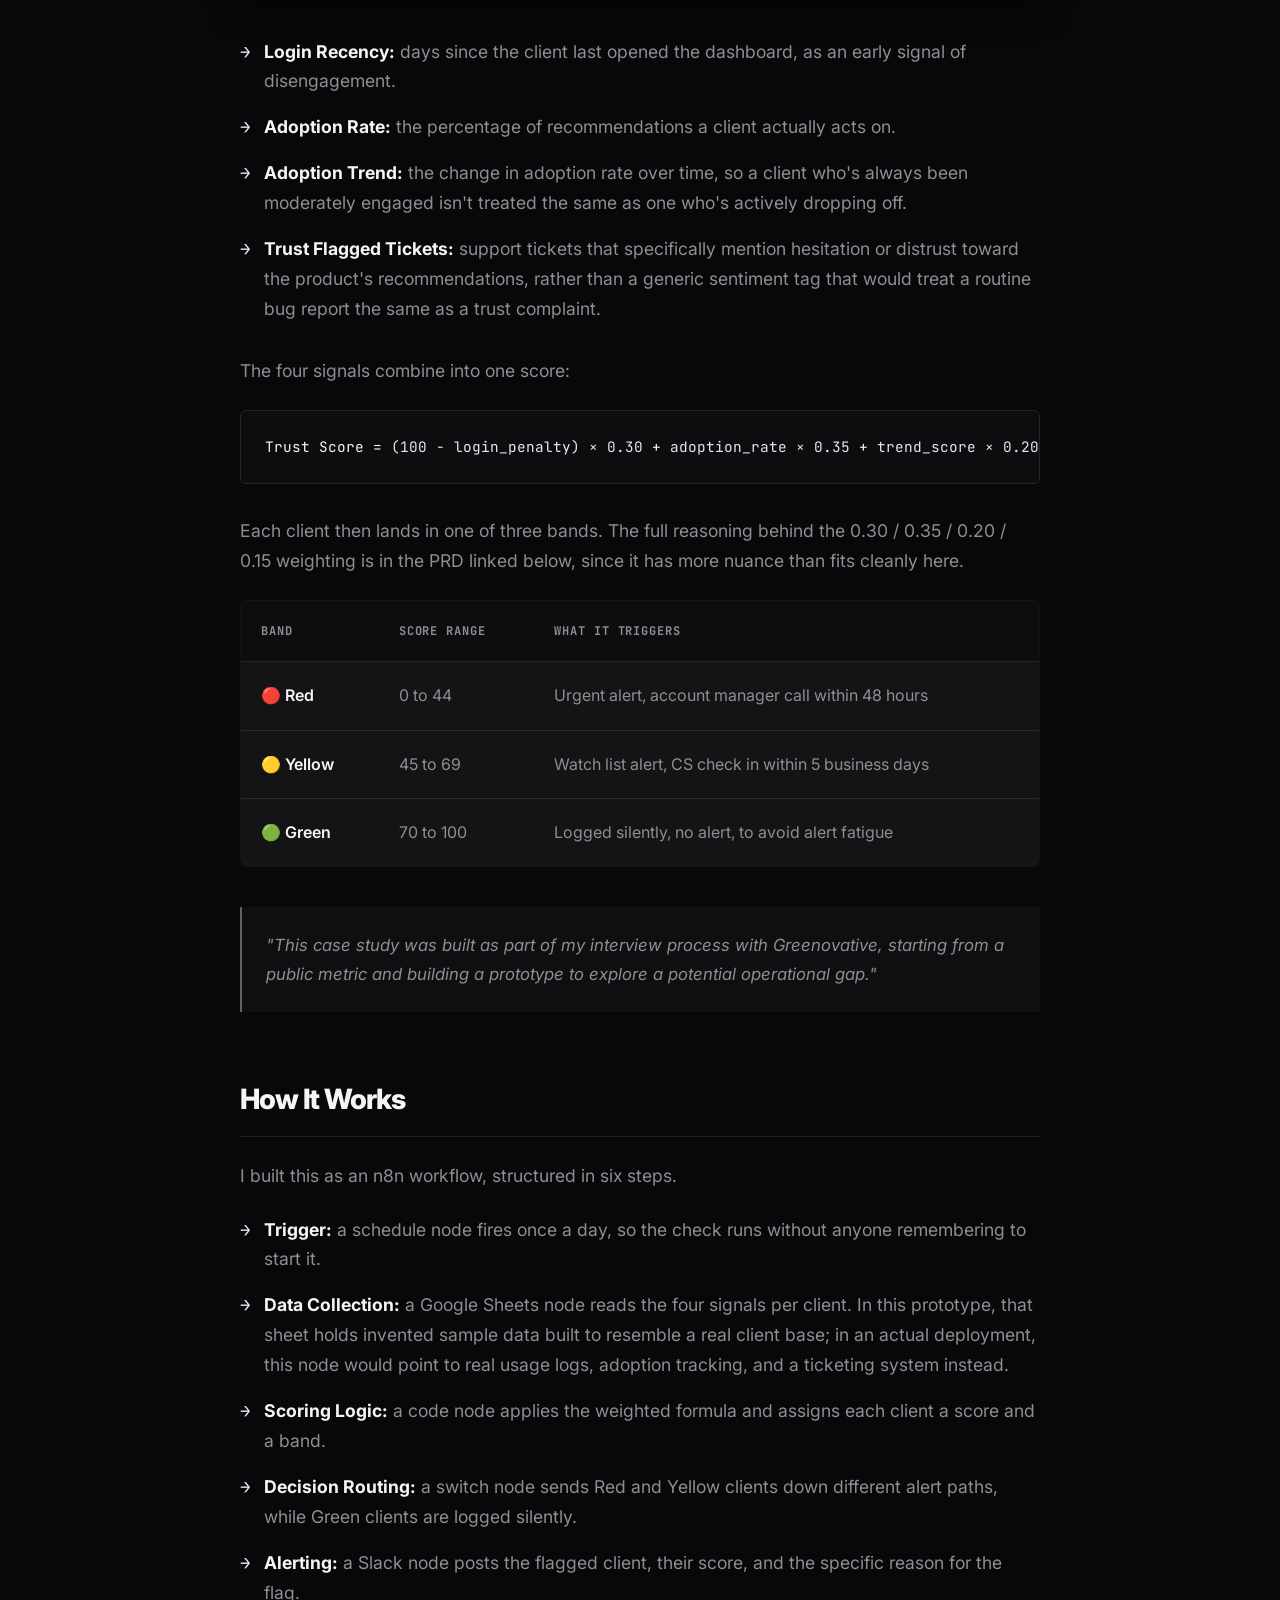
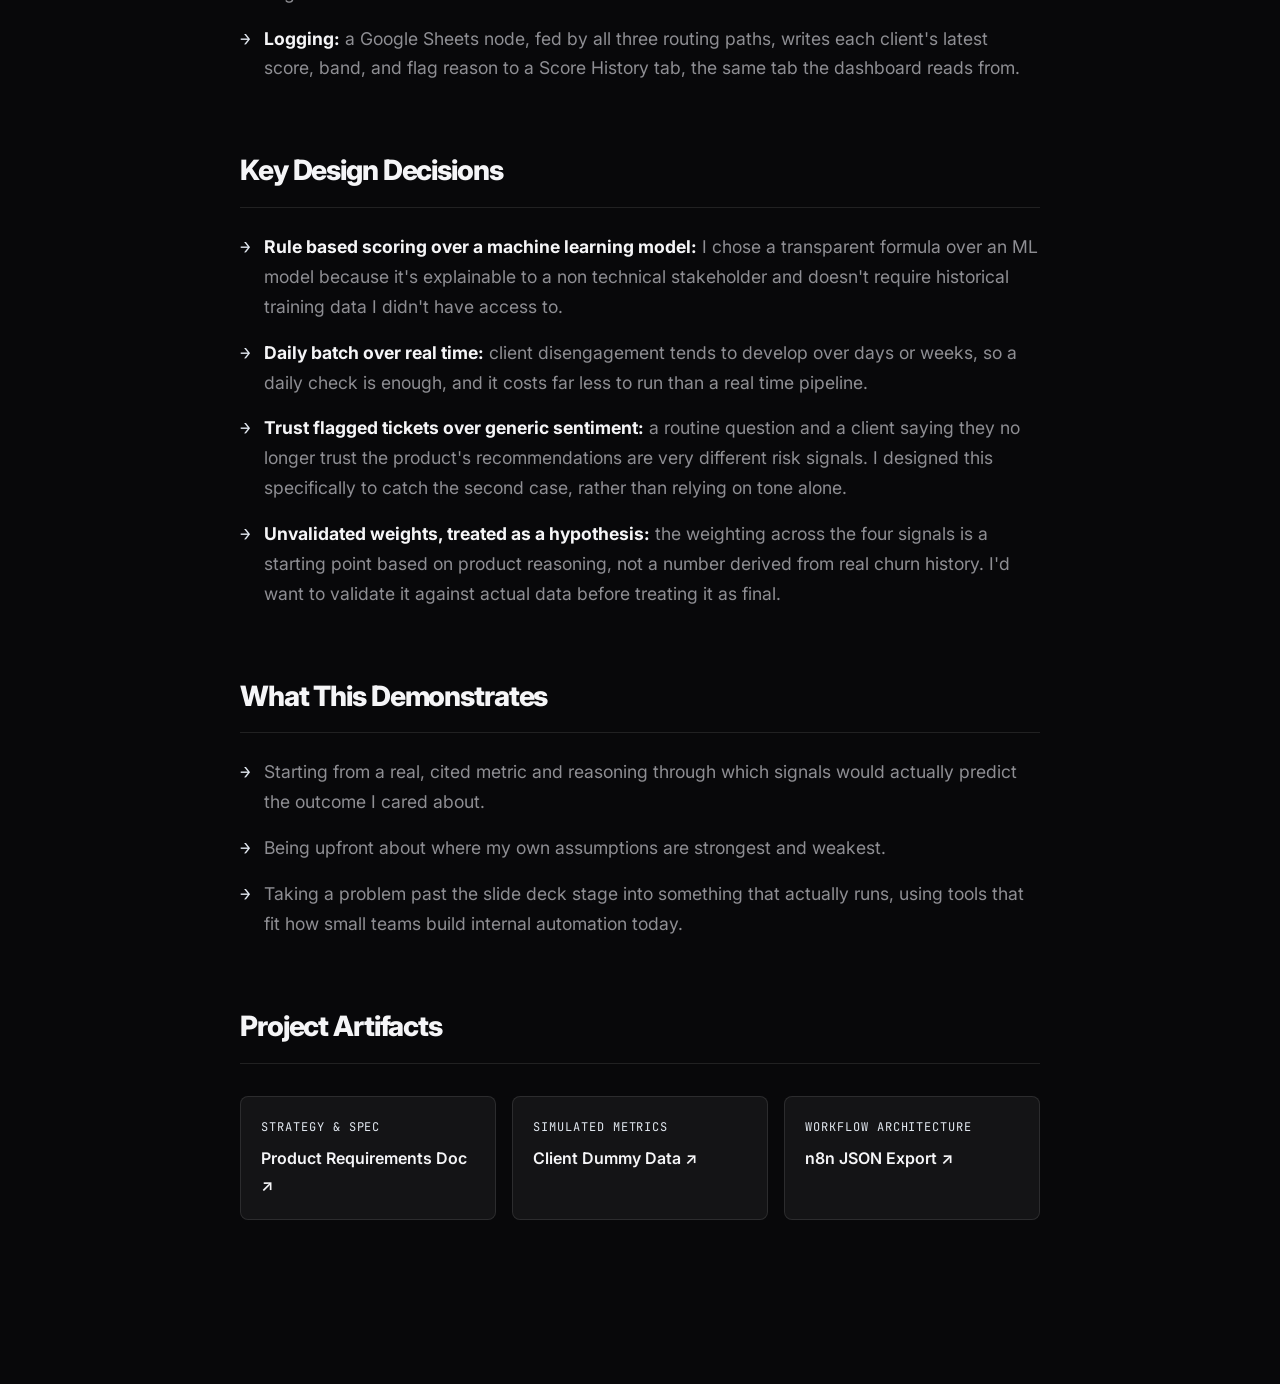
<file: greenovative.html>
<!DOCTYPE html>
<html lang="en">
<head>
  <!-- Google tag (gtag.js) -->
<script async src="https://www.googletagmanager.com/gtag/js?id=G-BJXWQ7S5EE"></script>
<script>
  window.dataLayer = window.dataLayer || [];
  function gtag(){dataLayer.push(arguments);}
  gtag('js', new Date());

  gtag('config', 'G-BJXWQ7S5EE');
</script>
    <meta charset="UTF-8">
    <meta name="viewport" content="width=device-width, initial-scale=1.0">
    <title>Greenovative | Case Study</title>
    <link rel="preconnect" href="https://fonts.googleapis.com">
    <link rel="preconnect" href="https://fonts.gstatic.com" crossorigin>
    <link href="https://fonts.googleapis.com/css2?family=Inter:wght@400;600;800&family=JetBrains+Mono:wght@400;700&display=swap" rel="stylesheet">
    
    <style>
        /* 1. The Core Palette (Liquid Chrome System) */
        :root {
            --bg-canvas: #08080A;
            --bg-card: #141416;
            --text-primary: #F5F5F7;
            --text-secondary: #8E8E93;
            --accent: #E2E8F0;
            --border-rest: rgba(255, 255, 255, 0.1);
            --border-hover: rgba(255, 255, 255, 0.35);
            --transition-curve: cubic-bezier(0.16, 1, 0.3, 1);
        }

        /* 2. Typography Architecture */
        * {
            box-sizing: border-box;
            margin: 0;
            padding: 0;
            -webkit-font-smoothing: antialiased;
            -moz-osx-font-smoothing: grayscale;
        }

        body {
            background-color: var(--bg-canvas);
            color: var(--text-primary);
            font-family: 'Inter', -apple-system, BlinkMacSystemFont, sans-serif;
            line-height: 1.7;
            padding: 5vw 10vw;
        }

        .container {
            max-width: 800px;
            margin: 0 auto;
        }

        h1, h2, h3 {
            font-weight: 800;
            letter-spacing: -0.04em;
            color: var(--text-primary);
        }

        h1 { font-size: 3rem; margin-bottom: 0.5rem; line-height: 1.1; }
        h2 { font-size: 1.75rem; margin-bottom: 1.5rem; margin-top: 4rem; border-bottom: 1px solid var(--border-rest); padding-bottom: 0.75rem;}
        h3 { font-size: 1.25rem; margin-bottom: 1rem; margin-top: 3rem; color: var(--text-primary); }
        
        p { color: var(--text-secondary); font-size: 1.1rem; margin-bottom: 1.5rem; }

        .mono {
            font-family: 'JetBrains Mono', monospace;
            font-size: 0.75rem;
            text-transform: uppercase;
            letter-spacing: 0.08em;
            color: var(--text-secondary);
        }

        /* Navigation */
        .nav-back {
            display: inline-flex;
            align-items: center;
            gap: 0.5rem;
            color: var(--text-secondary);
            text-decoration: none;
            font-family: 'JetBrains Mono', monospace;
            font-size: 0.85rem;
            text-transform: uppercase;
            letter-spacing: 0.05em;
            margin-bottom: 4rem;
            transition: color 0.3s ease;
        }

        .nav-back:hover {
            color: var(--accent);
        }

        /* Meta Data Header */
        .project-meta {
            display: flex;
            gap: 2rem;
            margin-top: 1.5rem;
            margin-bottom: 3rem;
            padding-bottom: 2rem;
            border-bottom: 1px solid var(--border-rest);
        }
        
        .meta-block span { display: block; color: var(--text-primary); margin-top: 0.25rem; font-size: 0.9rem; font-family: 'Inter', sans-serif; font-weight: 600;}

        /* Disclaimer Box */
        .disclaimer-box {
            background-color: rgba(226, 232, 240, 0.03);
            border-left: 2px solid var(--border-hover);
            padding: 1.5rem;
            margin: 2rem 0;
            font-style: italic;
            color: var(--text-secondary);
            font-size: 1.05rem;
        }

        /* Lists */
        ul { list-style-type: none; margin-bottom: 2rem;}
        ul li {
            color: var(--text-secondary);
            margin-bottom: 1rem;
            position: relative;
            padding-left: 1.5rem;
            font-size: 1.1rem;
        }
        ul li::before {
            content: '→';
            position: absolute;
            left: 0;
            color: var(--accent);
            font-family: 'JetBrains Mono', monospace;
        }
        ul li strong { color: var(--text-primary); }

        /* Project Image / Placeholder */
        .project-image {
            width: 100%;
            border-radius: 8px;
            border: 1px solid var(--border-rest);
            margin: 2.5rem 0;
            box-shadow: 0 10px 30px rgba(0,0,0,0.5);
            display: block;
        }
        
        .image-placeholder {
            text-align: center;
            padding: 4rem;
            background: var(--bg-card);
            border: 1px dashed var(--border-hover);
            border-radius: 8px;
            margin: 1.5rem 0;
            color: var(--text-secondary);
        }

        /* Formula Box */
        .formula-box {
            background-color: #0d0d0f;
            border: 1px solid var(--border-rest);
            border-radius: 6px;
            padding: 1.5rem;
            font-family: 'JetBrains Mono', monospace;
            font-size: 0.9rem;
            color: var(--text-primary);
            margin-bottom: 2rem;
            overflow-x: auto;
            white-space: nowrap;
        }
        .formula-box span { color: var(--accent); }

        /* Data Table */
        .impact-table {
            width: 100%;
            border-collapse: collapse;
            margin-top: 1.5rem;
            margin-bottom: 2.5rem;
            background-color: var(--bg-card);
            border-radius: 8px;
            overflow: hidden;
            border: 1px solid var(--border-rest);
        }

        .impact-table th, .impact-table td {
            padding: 1.25rem;
            text-align: left;
            border-bottom: 1px solid var(--border-rest);
        }

        .impact-table th {
            font-family: 'JetBrains Mono', monospace;
            font-size: 0.75rem;
            text-transform: uppercase;
            letter-spacing: 0.08em;
            color: var(--text-secondary);
            background-color: #0d0d0f;
        }

        .impact-table tr:last-child td { border-bottom: none; }
        .impact-table td { color: var(--text-secondary); }
        .impact-table td strong { color: var(--text-primary); font-weight: 600;}

        /* Resource Links Grid */
        .resource-links {
            display: grid;
            grid-template-columns: repeat(auto-fit, minmax(200px, 1fr));
            gap: 1rem;
            margin-top: 2rem;
        }

        .resource-btn {
            display: flex;
            flex-direction: column;
            padding: 1.25rem;
            background-color: var(--bg-card);
            border: 1px solid var(--border-rest);
            border-radius: 8px;
            text-decoration: none;
            transition: all 400ms var(--transition-curve);
        }

        .resource-btn:hover {
            border-color: var(--border-hover);
            transform: translateY(-4px);
            background-color: rgba(226, 232, 240, 0.03);
        }

        .resource-btn .mono { margin-bottom: 0.5rem; color: var(--accent); }
        .resource-btn .title { color: var(--text-primary); font-weight: 600; font-size: 1rem; }

        /* Mobile & Responsive Architecture */
        @media (max-width: 768px) {
            body { padding: 8vw 6vw; }
            h1 { font-size: 2.25rem; }
            h2 { font-size: 1.5rem; margin-top: 3rem; }
            h3 { font-size: 1.15rem; }
            p, ul li { font-size: 1rem; }
            .project-meta { flex-direction: column; gap: 1rem; }
            .image-placeholder { padding: 2rem; }
            .impact-table { display: block; overflow-x: auto; white-space: nowrap; }
        }
    </style>
</head>
<body>

    <div class="container">
        <!-- Back Navigation -->
        <a href="index.html" class="nav-back">
            <svg width="16" height="16" viewBox="0 0 24 24" fill="none" stroke="currentColor" stroke-width="2" stroke-linecap="round" stroke-linejoin="round"><line x1="19" y1="12" x2="5" y2="12"></line><polyline points="12 19 5 12 12 5"></polyline></svg>
            Back to Portfolio
        </a>

        <!-- Header -->
        <header>
            <h1>Client Trust Score: Flagging Disengaged Clients Before They Churn</h1>
            <p style="font-size: 1.25rem; color: var(--text-secondary); margin-top: 0.5rem;">A rule based scoring prototype exploring whether two metrics a company already tracks, adoption and retention, could be connected into a single early warning signal.</p>
            
            <div class="project-meta">
                <div class="meta-block mono">
                    Domain
                    <span>Customer Success / Retention Analytics</span>
                </div>
                <div class="meta-block mono">
                    Core Stack
                    <span>n8n • Google Sheets • Looker Studio • Slack API</span>
                </div>
            </div>
        </header>

        <!-- Section 1 -->
        <h2>Problem Statement</h2>
        <p>I came across a company (referred to here as Greenovative) whose public product materials stated an 85% recommendation adoption rate alongside a 95% client retention rate. Reading those two numbers side by side raised a question for me: is there anything connecting them, so that a client whose adoption is falling actually gets flagged before it shows up in a renewal conversation.</p>
        
        <p>I didn't have visibility into their internal tools, so I couldn't confirm whether that gap exists. What I could see was that nothing in the public materials pointed to a churn prediction or account health system, and a 15% adoption gap across 200+ enterprise clients felt worth exploring as a working prototype rather than just a written pitch.</p>

        <!-- Section 2 -->
        <h2>What I Designed</h2>
        <p>I built a Client Trust Score, a single number from 0 to 100, made up of four signals tied to how engaged a client actually is day to day.</p>
        
            <img src="images/Greenovative_n8n_workflow.png" alt="n8n Workflow Architecture" class="project-image" onerror="this.style.display='none'; this.nextElementSibling.style.display='block';">
        <div style="display:none;" class="image-placeholder mono">
            [ Image Error: Greenovative_n8n_workflow.png not found ]
        </div>
     

        <ul>
            <li><strong>Login Recency:</strong> days since the client last opened the dashboard, as an early signal of disengagement.</li>
            <li><strong>Adoption Rate:</strong> the percentage of recommendations a client actually acts on.</li>
            <li><strong>Adoption Trend:</strong> the change in adoption rate over time, so a client who's always been moderately engaged isn't treated the same as one who's actively dropping off.</li>
            <li><strong>Trust Flagged Tickets:</strong> support tickets that specifically mention hesitation or distrust toward the product's recommendations, rather than a generic sentiment tag that would treat a routine bug report the same as a trust complaint.</li>
        </ul>

        <p>The four signals combine into one score:</p>
        
        <div class="formula-box">
            Trust Score = <span>(100 − login_penalty) × 0.30</span> + <span>adoption_rate × 0.35</span> + <span>trend_score × 0.20</span> + <span>(100 − ticket_penalty) × 0.15</span>
        </div>

        <p>Each client then lands in one of three bands. The full reasoning behind the 0.30 / 0.35 / 0.20 / 0.15 weighting is in the PRD linked below, since it has more nuance than fits cleanly here.</p>

        <table class="impact-table">
            <thead>
                <tr>
                    <th>Band</th>
                    <th>Score Range</th>
                    <th>What It Triggers</th>
                </tr>
            </thead>
            <tbody>
                <tr>
                    <td>🔴 <strong>Red</strong></td>
                    <td>0 to 44</td>
                    <td>Urgent alert, account manager call within 48 hours</td>
                </tr>
                <tr>
                    <td>🟡 <strong>Yellow</strong></td>
                    <td>45 to 69</td>
                    <td>Watch list alert, CS check in within 5 business days</td>
                </tr>
                <tr>
                    <td>🟢 <strong>Green</strong></td>
                    <td>70 to 100</td>
                    <td>Logged silently, no alert, to avoid alert fatigue</td>
                </tr>
            </tbody>
        </table>

        <div class="disclaimer-box">
            "This case study was built as part of my interview process with Greenovative, starting from a public metric and building a prototype to explore a potential operational gap."
        </div>

        <!-- Section 3 -->
        <h2>How It Works</h2>
        <p>I built this as an n8n workflow, structured in six steps.</p>
        <ul>
            <li><strong>Trigger:</strong> a schedule node fires once a day, so the check runs without anyone remembering to start it.</li>
            <li><strong>Data Collection:</strong> a Google Sheets node reads the four signals per client. In this prototype, that sheet holds invented sample data built to resemble a real client base; in an actual deployment, this node would point to real usage logs, adoption tracking, and a ticketing system instead.</li>
            <li><strong>Scoring Logic:</strong> a code node applies the weighted formula and assigns each client a score and a band.</li>
            <li><strong>Decision Routing:</strong> a switch node sends Red and Yellow clients down different alert paths, while Green clients are logged silently.</li>
            <li><strong>Alerting:</strong> a Slack node posts the flagged client, their score, and the specific reason for the flag.</li>
            <li><strong>Logging:</strong> a Google Sheets node, fed by all three routing paths, writes each client's latest score, band, and flag reason to a Score History tab, the same tab the dashboard reads from.</li>
        </ul>

        <!-- Section 4 -->
        <h2>Key Design Decisions</h2>
        <ul>
            <li><strong>Rule based scoring over a machine learning model:</strong> I chose a transparent formula over an ML model because it's explainable to a non technical stakeholder and doesn't require historical training data I didn't have access to.</li>
            <li><strong>Daily batch over real time:</strong> client disengagement tends to develop over days or weeks, so a daily check is enough, and it costs far less to run than a real time pipeline.</li>
            <li><strong>Trust flagged tickets over generic sentiment:</strong> a routine question and a client saying they no longer trust the product's recommendations are very different risk signals. I designed this specifically to catch the second case, rather than relying on tone alone.</li>
            <li><strong>Unvalidated weights, treated as a hypothesis:</strong> the weighting across the four signals is a starting point based on product reasoning, not a number derived from real churn history. I'd want to validate it against actual data before treating it as final.</li>
        </ul>

        <!-- Section 5 -->
        <h2>What This Demonstrates</h2>
        <ul>
            <li>Starting from a real, cited metric and reasoning through which signals would actually predict the outcome I cared about.</li>
            <li>Being upfront about where my own assumptions are strongest and weakest.</li>
            <li>Taking a problem past the slide deck stage into something that actually runs, using tools that fit how small teams build internal automation today.</li>
        </ul>

        <!-- Section 6: Links -->
        <h2>Project Artifacts</h2>
        <div class="resource-links">
            <a href="https://docs.google.com/document/d/10OEGwbH7CWd6vVXlH6gAzSqrg5IKTBDp/edit?usp=sharing&ouid=103368298443485891731&rtpof=true&sd=true" target="_blank" class="resource-btn">
                <span class="mono">Strategy & Spec</span>
                <span class="title">Product Requirements Doc ↗</span>
            </a>
            
            <a href="https://docs.google.com/spreadsheets/d/1bO2_6jyP5qFT40tQNV0xu82yiSyABnGj/edit?usp=sharing&ouid=103368298443485891731&rtpof=true&sd=true" target="_blank" class="resource-btn">
                <span class="mono">Simulated Metrics</span>
                <span class="title">Client Dummy Data ↗</span>
            </a>
            
            <a href="https://drive.google.com/file/d/1N1T3ObKhasDdJK8A2zn7h3h0rTT7vh5D/view?usp=sharing" target="_blank" class="resource-btn">
                <span class="mono">Workflow Architecture</span>
                <span class="title">n8n JSON Export ↗</span>
            </a>
        </div>

        <div style="height: 100px;"></div> <!-- Bottom padding -->
    </div>

</body>
</html>
</file>
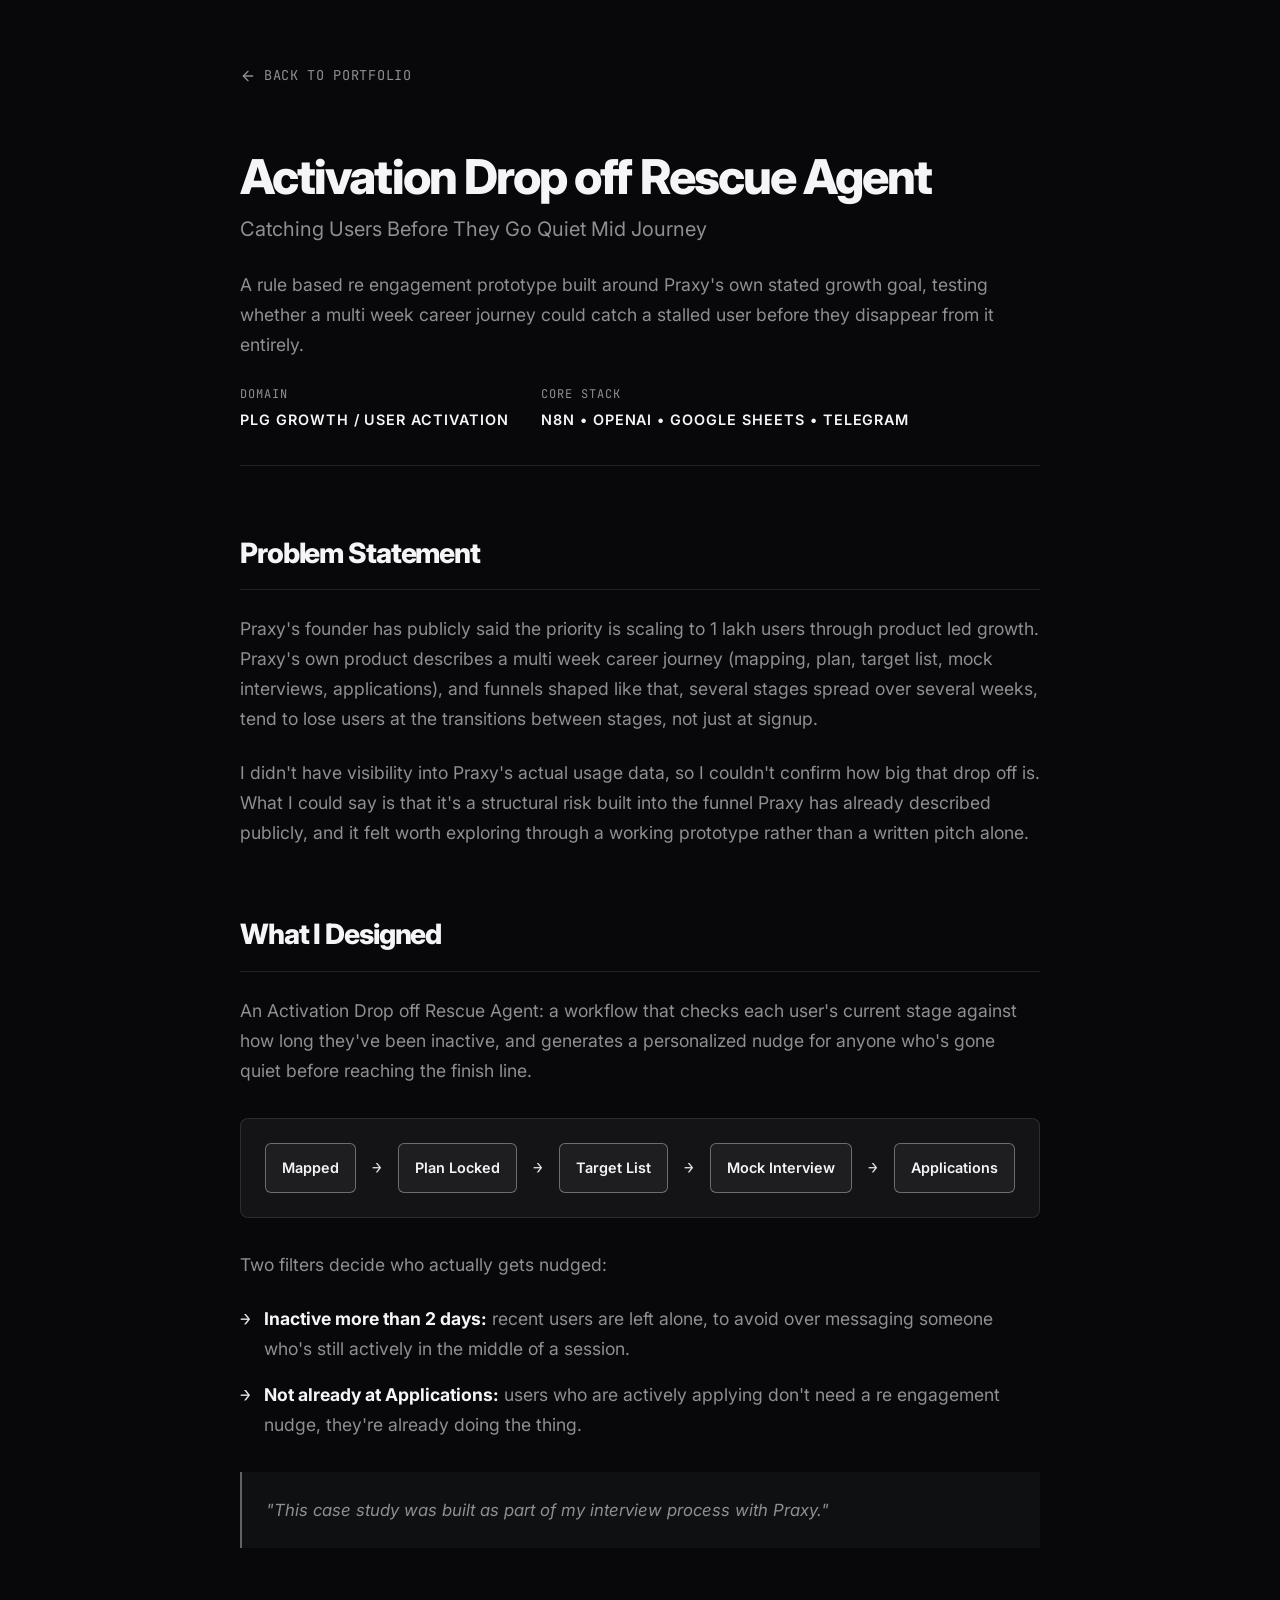
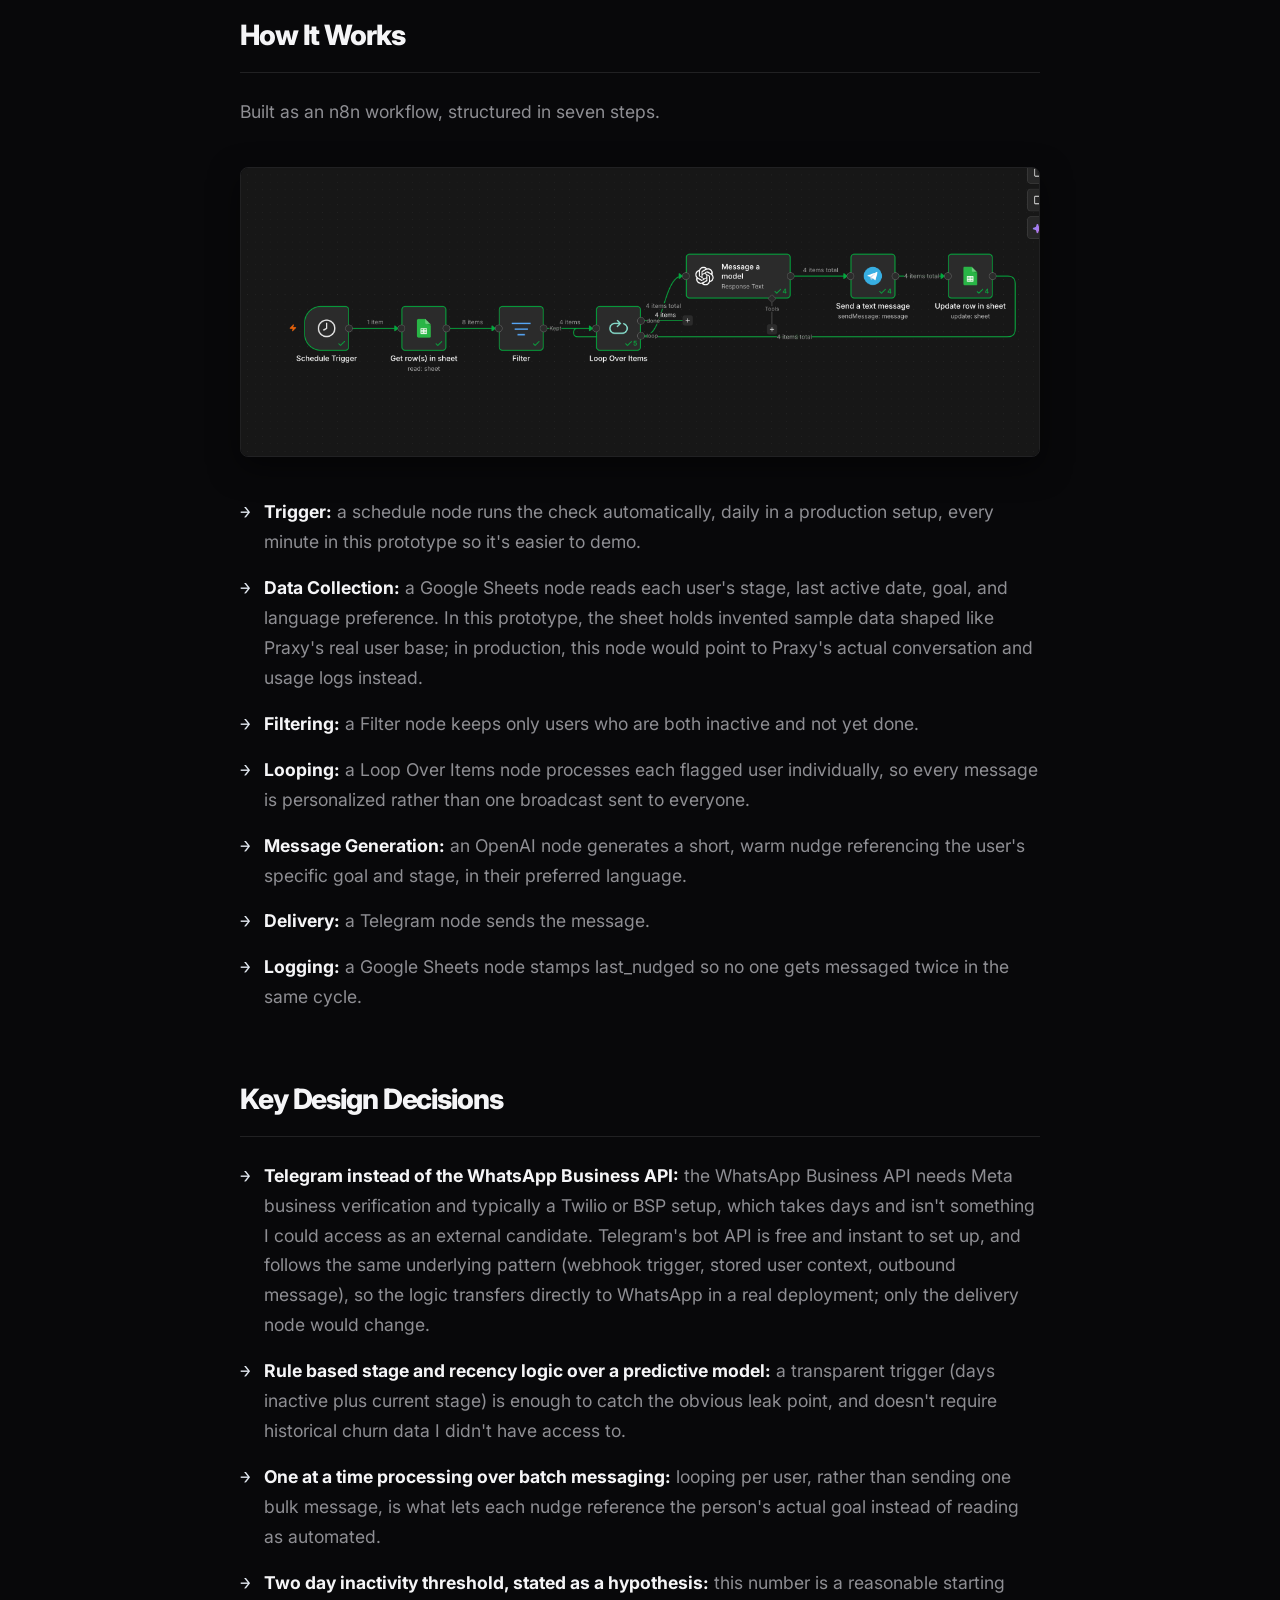
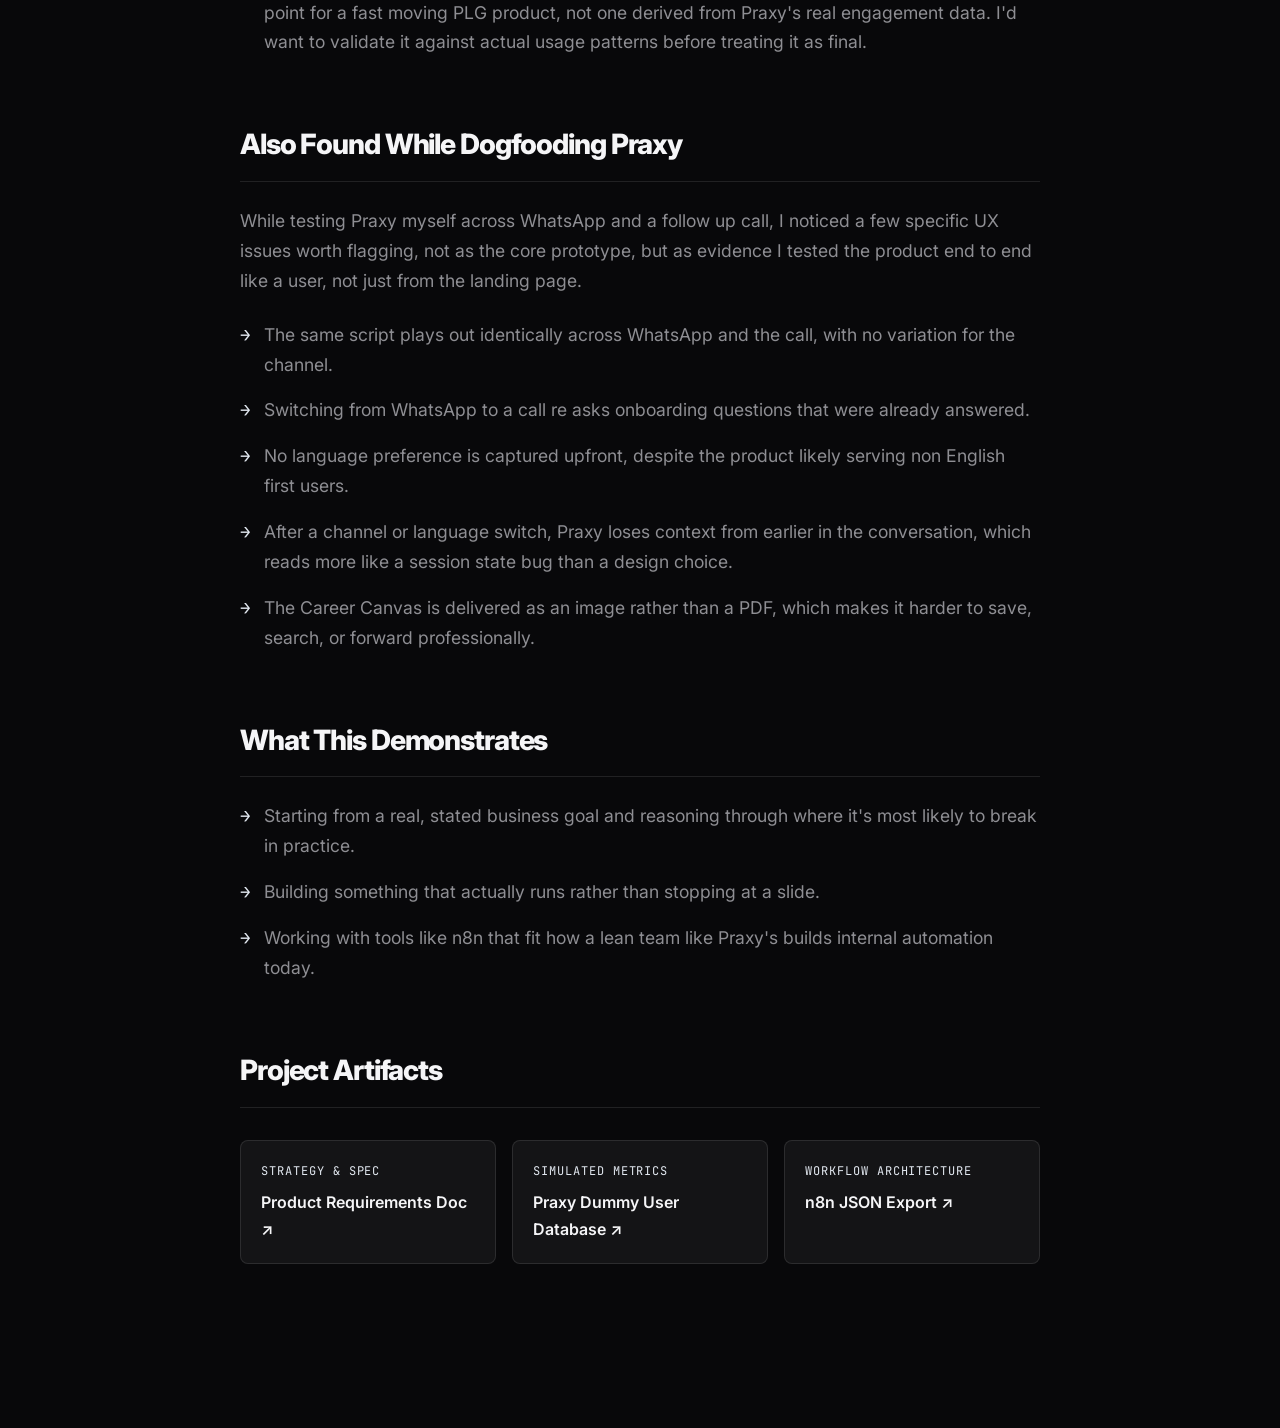
<file: praxy.html>
<!DOCTYPE html>
<html lang="en">
<head>
<!-- Google tag (gtag.js) -->
<script async src="https://www.googletagmanager.com/gtag/js?id=G-BJXWQ7S5EE"></script>
<script>
  window.dataLayer = window.dataLayer || [];
  function gtag(){dataLayer.push(arguments);}
  gtag('js', new Date());

  gtag('config', 'G-BJXWQ7S5EE');
</script>
    <meta charset="UTF-8">
    <meta name="viewport" content="width=device-width, initial-scale=1.0">
    <title>Praxy | Case Study</title>
    <link rel="preconnect" href="https://fonts.googleapis.com">
    <link rel="preconnect" href="https://fonts.gstatic.com" crossorigin>
    <link href="https://fonts.googleapis.com/css2?family=Inter:wght@400;600;800&family=JetBrains+Mono:wght@400;700&display=swap" rel="stylesheet">
    
    <style>
        /* 1. The Core Palette (Liquid Chrome System) */
        :root {
            --bg-canvas: #08080A;
            --bg-card: #141416;
            --text-primary: #F5F5F7;
            --text-secondary: #8E8E93;
            --accent: #E2E8F0;
            --border-rest: rgba(255, 255, 255, 0.1);
            --border-hover: rgba(255, 255, 255, 0.35);
            --transition-curve: cubic-bezier(0.16, 1, 0.3, 1);
        }

        /* 2. Typography Architecture */
        * {
            box-sizing: border-box;
            margin: 0;
            padding: 0;
            -webkit-font-smoothing: antialiased;
            -moz-osx-font-smoothing: grayscale;
        }

        body {
            background-color: var(--bg-canvas);
            color: var(--text-primary);
            font-family: 'Inter', -apple-system, BlinkMacSystemFont, sans-serif;
            line-height: 1.7;
            padding: 5vw 10vw;
        }

        .container {
            max-width: 800px;
            margin: 0 auto;
        }

        h1, h2, h3 {
            font-weight: 800;
            letter-spacing: -0.04em;
            color: var(--text-primary);
        }

        h1 { font-size: 3rem; margin-bottom: 0.5rem; line-height: 1.1; }
        h2 { font-size: 1.75rem; margin-bottom: 1.5rem; margin-top: 4rem; border-bottom: 1px solid var(--border-rest); padding-bottom: 0.75rem;}
        h3 { font-size: 1.25rem; margin-bottom: 1rem; margin-top: 3rem; color: var(--text-primary); }
        
        p { color: var(--text-secondary); font-size: 1.1rem; margin-bottom: 1.5rem; }

        .mono {
            font-family: 'JetBrains Mono', monospace;
            font-size: 0.75rem;
            text-transform: uppercase;
            letter-spacing: 0.08em;
            color: var(--text-secondary);
        }

        /* Navigation */
        .nav-back {
            display: inline-flex;
            align-items: center;
            gap: 0.5rem;
            color: var(--text-secondary);
            text-decoration: none;
            font-family: 'JetBrains Mono', monospace;
            font-size: 0.85rem;
            text-transform: uppercase;
            letter-spacing: 0.05em;
            margin-bottom: 4rem;
            transition: color 0.3s ease;
        }

        .nav-back:hover {
            color: var(--accent);
        }

        /* Meta Data Header */
        .project-meta {
            display: flex;
            gap: 2rem;
            margin-top: 1.5rem;
            margin-bottom: 3rem;
            padding-bottom: 2rem;
            border-bottom: 1px solid var(--border-rest);
        }
        
        .meta-block span { display: block; color: var(--text-primary); margin-top: 0.25rem; font-size: 0.9rem; font-family: 'Inter', sans-serif; font-weight: 600;}

        /* Disclaimer Box */
        .disclaimer-box {
            background-color: rgba(226, 232, 240, 0.03);
            border-left: 2px solid var(--border-hover);
            padding: 1.5rem;
            margin: 2rem 0;
            font-style: italic;
            color: var(--text-secondary);
            font-size: 1.05rem;
        }

        /* Lists */
        ul { list-style-type: none; margin-bottom: 2rem;}
        ul li {
            color: var(--text-secondary);
            margin-bottom: 1rem;
            position: relative;
            padding-left: 1.5rem;
            font-size: 1.1rem;
        }
        ul li::before {
            content: '→';
            position: absolute;
            left: 0;
            color: var(--accent);
            font-family: 'JetBrains Mono', monospace;
        }
        ul li strong { color: var(--text-primary); }

        /* Project Image / Placeholder */
        .project-image {
            width: 100%;
            border-radius: 8px;
            border: 1px solid var(--border-rest);
            margin: 2.5rem 0;
            box-shadow: 0 10px 30px rgba(0,0,0,0.5);
            display: block;
        }
        
        .image-placeholder {
            text-align: center;
            padding: 4rem;
            background: var(--bg-card);
            border: 1px dashed var(--border-hover);
            border-radius: 8px;
            margin: 1.5rem 0;
            color: var(--text-secondary);
        }

        /* Custom Stage Progress Row */
        .stage-row {
            display: flex;
            align-items: center;
            justify-content: space-between;
            background-color: var(--bg-card);
            border: 1px solid var(--border-rest);
            border-radius: 8px;
            padding: 1.5rem;
            margin: 2rem 0;
            overflow-x: auto;
            gap: 1rem;
        }

        .stage-pill {
            background-color: rgba(226, 232, 240, 0.05);
            border: 1px solid var(--border-hover);
            padding: 0.75rem 1rem;
            border-radius: 6px;
            color: var(--text-primary);
            font-size: 0.9rem;
            font-weight: 600;
            white-space: nowrap;
            text-align: center;
            flex: 1;
        }

        .stage-arrow {
            color: var(--accent);
            font-family: 'JetBrains Mono', monospace;
            font-weight: 700;
        }

        /* Resource Links Grid */
        .resource-links {
            display: grid;
            grid-template-columns: repeat(auto-fit, minmax(200px, 1fr));
            gap: 1rem;
            margin-top: 2rem;
        }

        .resource-btn {
            display: flex;
            flex-direction: column;
            padding: 1.25rem;
            background-color: var(--bg-card);
            border: 1px solid var(--border-rest);
            border-radius: 8px;
            text-decoration: none;
            transition: all 400ms var(--transition-curve);
        }

        .resource-btn:hover {
            border-color: var(--border-hover);
            transform: translateY(-4px);
            background-color: rgba(226, 232, 240, 0.03);
        }

        .resource-btn .mono { margin-bottom: 0.5rem; color: var(--accent); }
        .resource-btn .title { color: var(--text-primary); font-weight: 600; font-size: 1rem; }

        /* Mobile & Responsive Architecture */
        @media (max-width: 768px) {
            body { padding: 8vw 6vw; }
            h1 { font-size: 2.25rem; }
            h2 { font-size: 1.5rem; margin-top: 3rem; }
            h3 { font-size: 1.15rem; }
            p, ul li { font-size: 1rem; }
            .project-meta { flex-direction: column; gap: 1rem; }
            .image-placeholder { padding: 2rem; }
            .stage-row { justify-content: flex-start; padding: 1rem; }
            .stage-pill { flex: 0 0 auto; }
        }
    </style>
</head>
<body>

    <div class="container">
        <!-- Back Navigation -->
        <a href="index.html" class="nav-back">
            <svg width="16" height="16" viewBox="0 0 24 24" fill="none" stroke="currentColor" stroke-width="2" stroke-linecap="round" stroke-linejoin="round"><line x1="19" y1="12" x2="5" y2="12"></line><polyline points="12 19 5 12 12 5"></polyline></svg>
            Back to Portfolio
        </a>

        <!-- Header -->
        <header>
            <h1>Activation Drop off Rescue Agent</h1>
            <p style="font-size: 1.25rem; color: var(--text-secondary); margin-top: 0.5rem;">Catching Users Before They Go Quiet Mid Journey</p>
            <p style="color: var(--text-secondary); margin-top: 0.5rem;">A rule based re engagement prototype built around Praxy's own stated growth goal, testing whether a multi week career journey could catch a stalled user before they disappear from it entirely.</p>
            
            <div class="project-meta">
                <div class="meta-block mono">
                    Domain
                    <span>PLG Growth / User Activation</span>
                </div>
                <div class="meta-block mono">
                    Core Stack
                    <span>n8n • OpenAI • Google Sheets • Telegram</span>
                </div>
            </div>
        </header>

        <!-- Section 1 -->
        <h2>Problem Statement</h2>
        <p>Praxy's founder has publicly said the priority is scaling to 1 lakh users through product led growth. Praxy's own product describes a multi week career journey (mapping, plan, target list, mock interviews, applications), and funnels shaped like that, several stages spread over several weeks, tend to lose users at the transitions between stages, not just at signup.</p>
        
        <p>I didn't have visibility into Praxy's actual usage data, so I couldn't confirm how big that drop off is. What I could say is that it's a structural risk built into the funnel Praxy has already described publicly, and it felt worth exploring through a working prototype rather than a written pitch alone.</p>

        <!-- Section 2 -->
        <h2>What I Designed</h2>
        <p>An Activation Drop off Rescue Agent: a workflow that checks each user's current stage against how long they've been inactive, and generates a personalized nudge for anyone who's gone quiet before reaching the finish line.</p>
        
        <!-- Stage Progress Row -->
        <div class="stage-row">
            <div class="stage-pill">Mapped</div>
            <div class="stage-arrow">→</div>
            <div class="stage-pill">Plan Locked</div>
            <div class="stage-arrow">→</div>
            <div class="stage-pill">Target List</div>
            <div class="stage-arrow">→</div>
            <div class="stage-pill">Mock Interview</div>
            <div class="stage-arrow">→</div>
            <div class="stage-pill">Applications</div>
        </div>

        <p>Two filters decide who actually gets nudged:</p>
        <ul>
            <li><strong>Inactive more than 2 days:</strong> recent users are left alone, to avoid over messaging someone who's still actively in the middle of a session.</li>
            <li><strong>Not already at Applications:</strong> users who are actively applying don't need a re engagement nudge, they're already doing the thing.</li>
        </ul>

        <div class="disclaimer-box">
            "This case study was built as part of my interview process with Praxy."
        </div>

        <!-- Section 3 -->
        <h2>How It Works</h2>
        <p>Built as an n8n workflow, structured in seven steps.</p>

        <img src="images/Praxy_N8n_Workflow.png" alt="Praxy n8n Workflow Architecture" class="project-image" onerror="this.style.display='none'; this.nextElementSibling.style.display='block';">
        <div style="display:none;" class="image-placeholder mono">
            [ Image Error: Praxy_N8n_Workflow.png not found ]
        </div>

        <ul>
            <li><strong>Trigger:</strong> a schedule node runs the check automatically, daily in a production setup, every minute in this prototype so it's easier to demo.</li>
            <li><strong>Data Collection:</strong> a Google Sheets node reads each user's stage, last active date, goal, and language preference. In this prototype, the sheet holds invented sample data shaped like Praxy's real user base; in production, this node would point to Praxy's actual conversation and usage logs instead.</li>
            <li><strong>Filtering:</strong> a Filter node keeps only users who are both inactive and not yet done.</li>
            <li><strong>Looping:</strong> a Loop Over Items node processes each flagged user individually, so every message is personalized rather than one broadcast sent to everyone.</li>
            <li><strong>Message Generation:</strong> an OpenAI node generates a short, warm nudge referencing the user's specific goal and stage, in their preferred language.</li>
            <li><strong>Delivery:</strong> a Telegram node sends the message.</li>
            <li><strong>Logging:</strong> a Google Sheets node stamps last_nudged so no one gets messaged twice in the same cycle.</li>
        </ul>

        <!-- Section 4 -->
        <h2>Key Design Decisions</h2>
        <ul>
            <li><strong>Telegram instead of the WhatsApp Business API:</strong> the WhatsApp Business API needs Meta business verification and typically a Twilio or BSP setup, which takes days and isn't something I could access as an external candidate. Telegram's bot API is free and instant to set up, and follows the same underlying pattern (webhook trigger, stored user context, outbound message), so the logic transfers directly to WhatsApp in a real deployment; only the delivery node would change.</li>
            <li><strong>Rule based stage and recency logic over a predictive model:</strong> a transparent trigger (days inactive plus current stage) is enough to catch the obvious leak point, and doesn't require historical churn data I didn't have access to.</li>
            <li><strong>One at a time processing over batch messaging:</strong> looping per user, rather than sending one bulk message, is what lets each nudge reference the person's actual goal instead of reading as automated.</li>
            <li><strong>Two day inactivity threshold, stated as a hypothesis:</strong> this number is a reasonable starting point for a fast moving PLG product, not one derived from Praxy's real engagement data. I'd want to validate it against actual usage patterns before treating it as final.</li>
        </ul>

        <!-- Section 5 -->
        <h2>Also Found While Dogfooding Praxy</h2>
        <p>While testing Praxy myself across WhatsApp and a follow up call, I noticed a few specific UX issues worth flagging, not as the core prototype, but as evidence I tested the product end to end like a user, not just from the landing page.</p>
        <ul>
            <li>The same script plays out identically across WhatsApp and the call, with no variation for the channel.</li>
            <li>Switching from WhatsApp to a call re asks onboarding questions that were already answered.</li>
            <li>No language preference is captured upfront, despite the product likely serving non English first users.</li>
            <li>After a channel or language switch, Praxy loses context from earlier in the conversation, which reads more like a session state bug than a design choice.</li>
            <li>The Career Canvas is delivered as an image rather than a PDF, which makes it harder to save, search, or forward professionally.</li>
        </ul>

        <!-- Section 6 -->
        <h2>What This Demonstrates</h2>
        <ul>
            <li>Starting from a real, stated business goal and reasoning through where it's most likely to break in practice.</li>
            <li>Building something that actually runs rather than stopping at a slide.</li>
            <li>Working with tools like n8n that fit how a lean team like Praxy's builds internal automation today.</li>
        </ul>

        <!-- Section 7: Links -->
        <h2>Project Artifacts</h2>
        <div class="resource-links">
            <a href="https://drive.google.com/file/d/1Lcrsp71tP4Ml1mP5A6mHYfT6gTKYcZf6/view?usp=sharing" target="_blank" class="resource-btn">
                <span class="mono">Strategy & Spec</span>
                <span class="title">Product Requirements Doc ↗</span>
            </a>
            
            <a href="https://docs.google.com/spreadsheets/d/1Hf4z3Sgi81Ma04AD8X0g_SZbTxbvA7OG/edit?usp=sharing&ouid=103368298443485891731&rtpof=true&sd=true" target="_blank" class="resource-btn">
                <span class="mono">Simulated Metrics</span>
                <span class="title">Praxy Dummy User Database ↗</span>
            </a>
            
            <a href="https://drive.google.com/file/d/1Q_M5F4eZJHWkTq3zNZqsHZi64_j5LbHb/view?usp=sharing" target="_blank" class="resource-btn">
                <span class="mono">Workflow Architecture</span>
                <span class="title">n8n JSON Export ↗</span>
            </a>
        </div>

        <div style="height: 100px;"></div> <!-- Bottom padding -->
    </div>

</body>
</html>
</file>
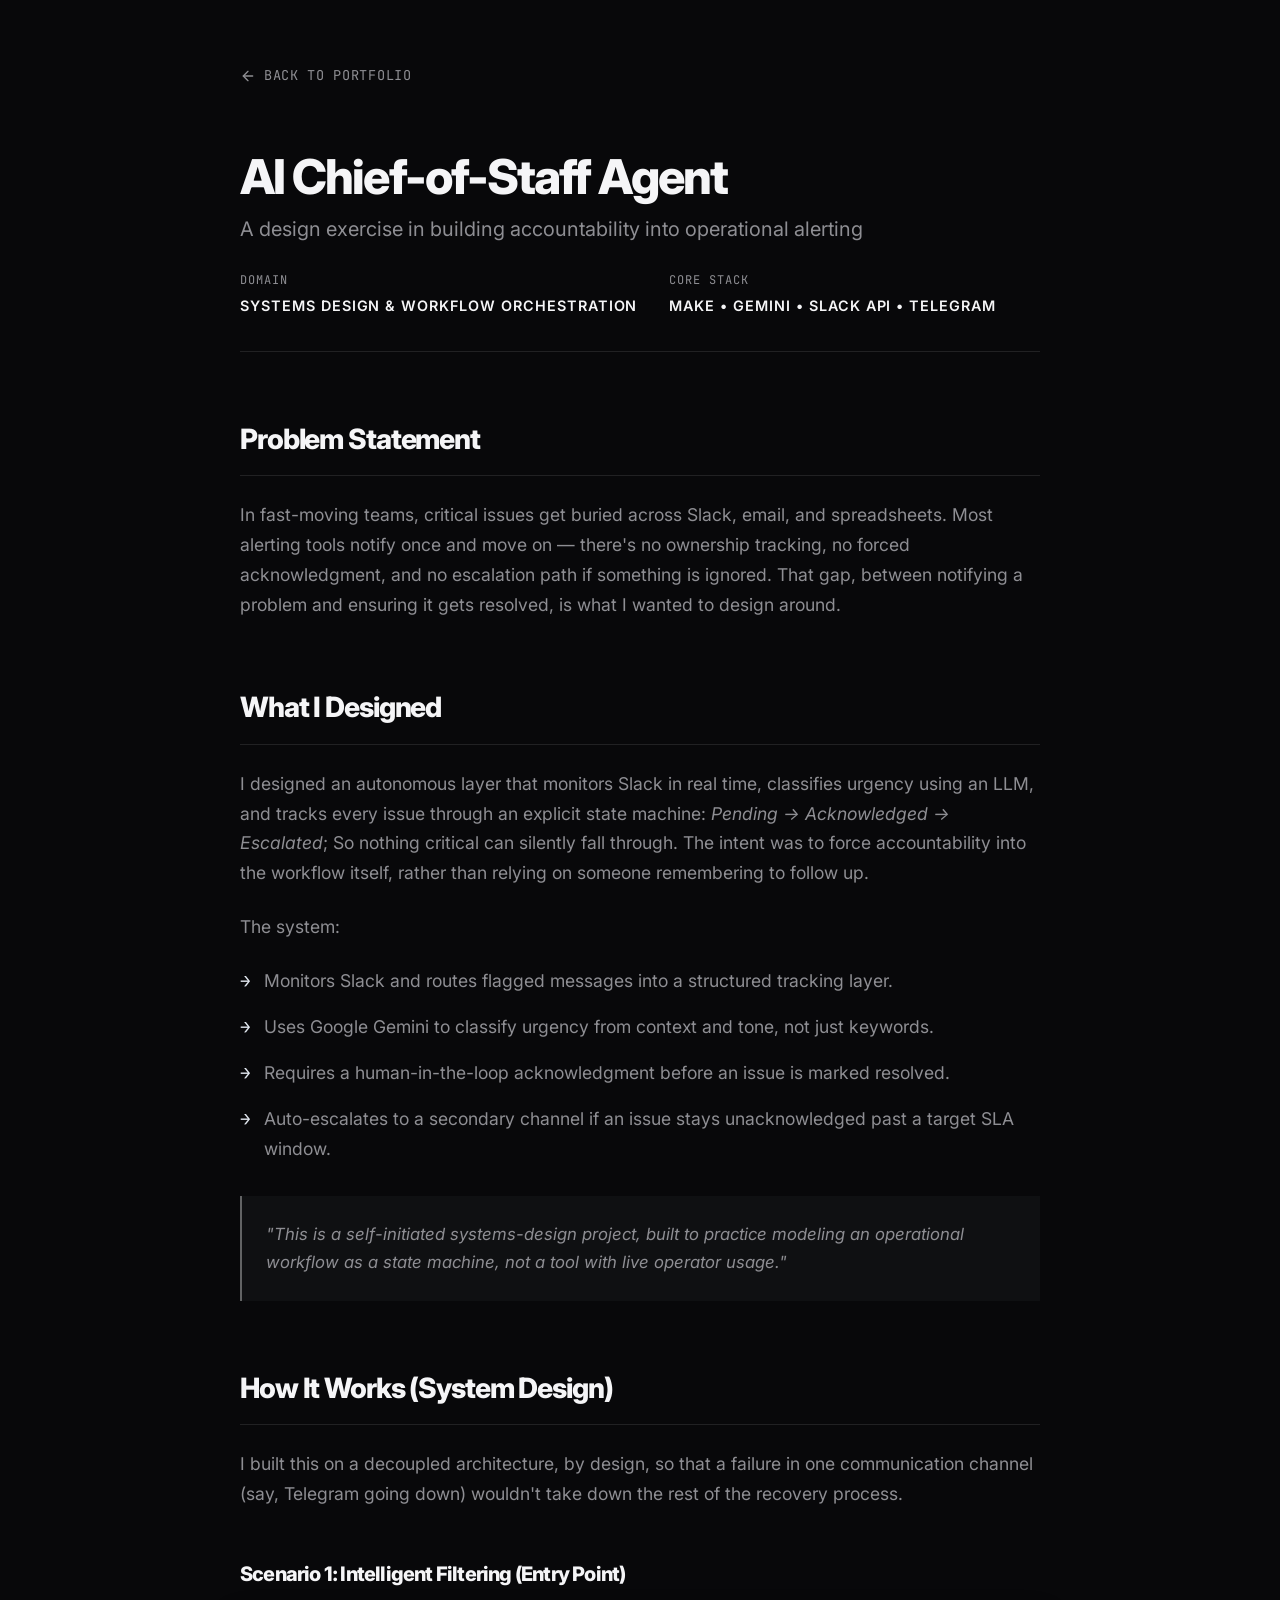
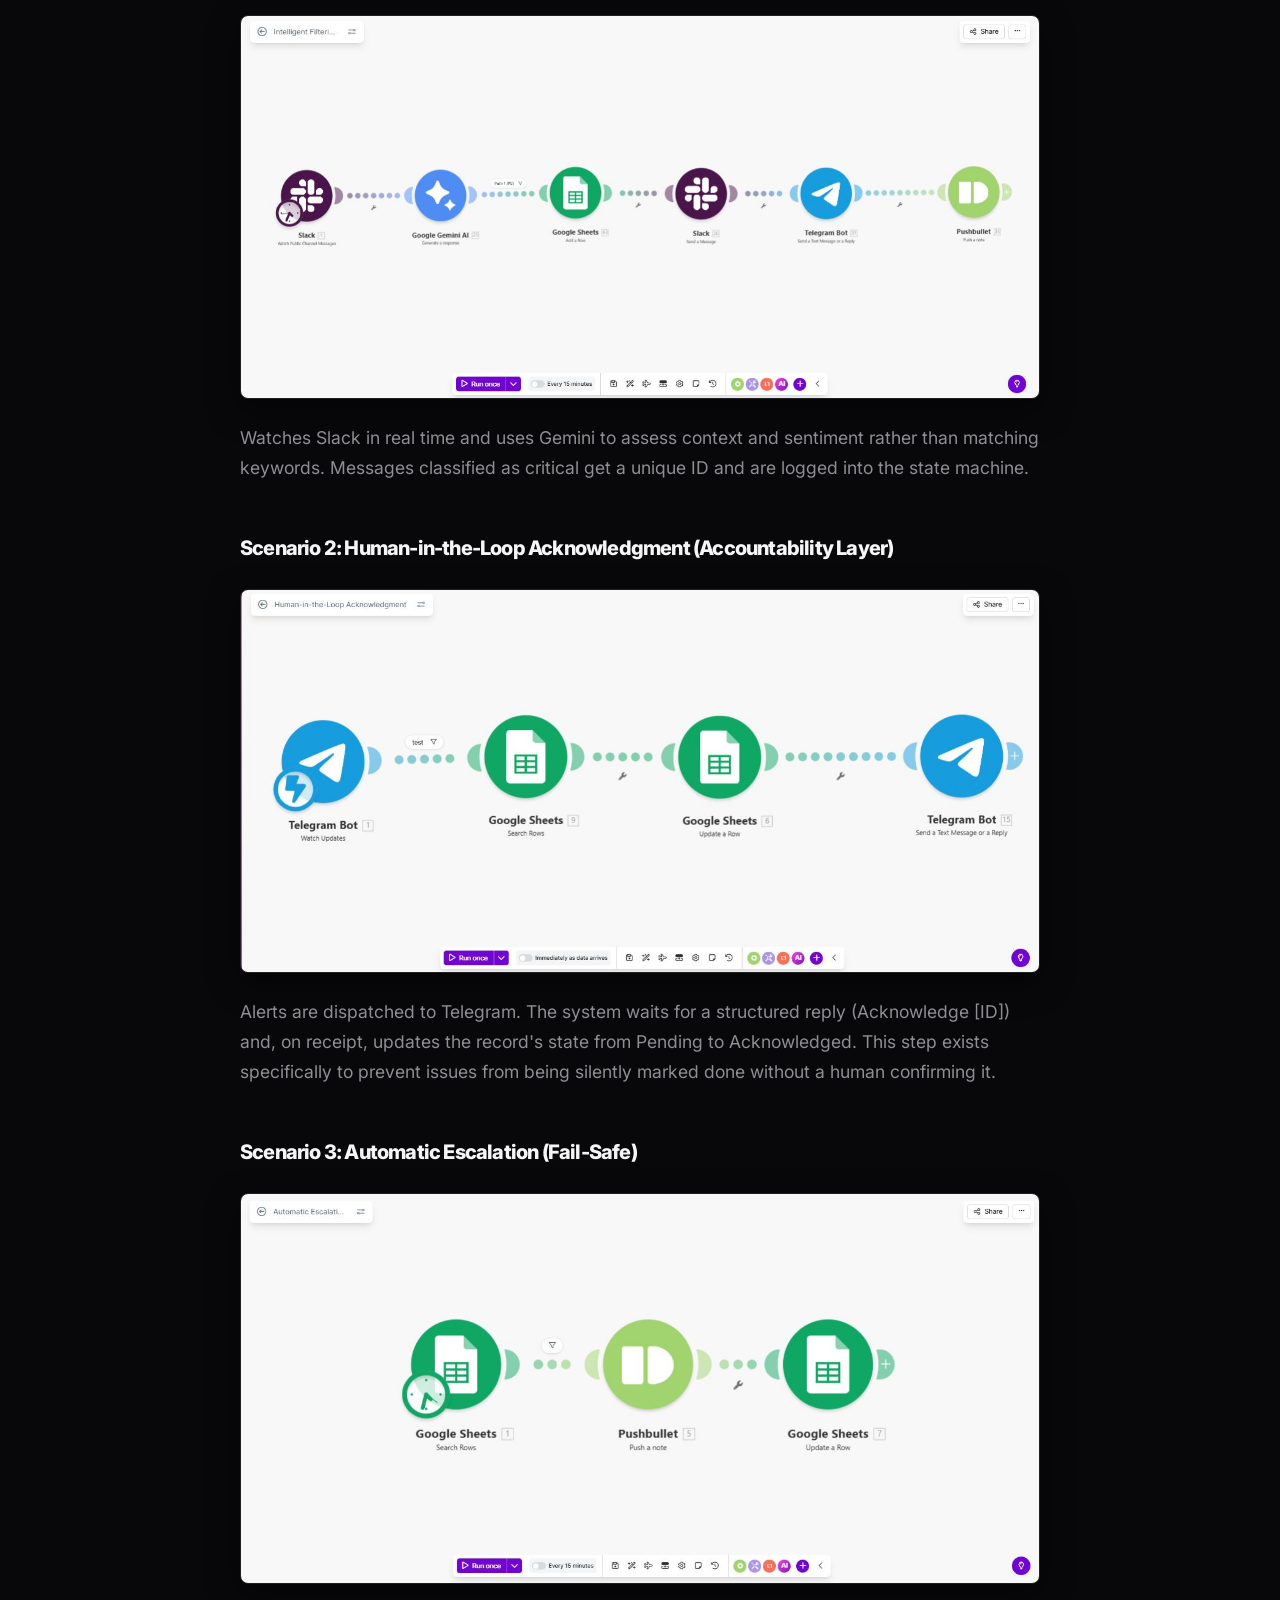
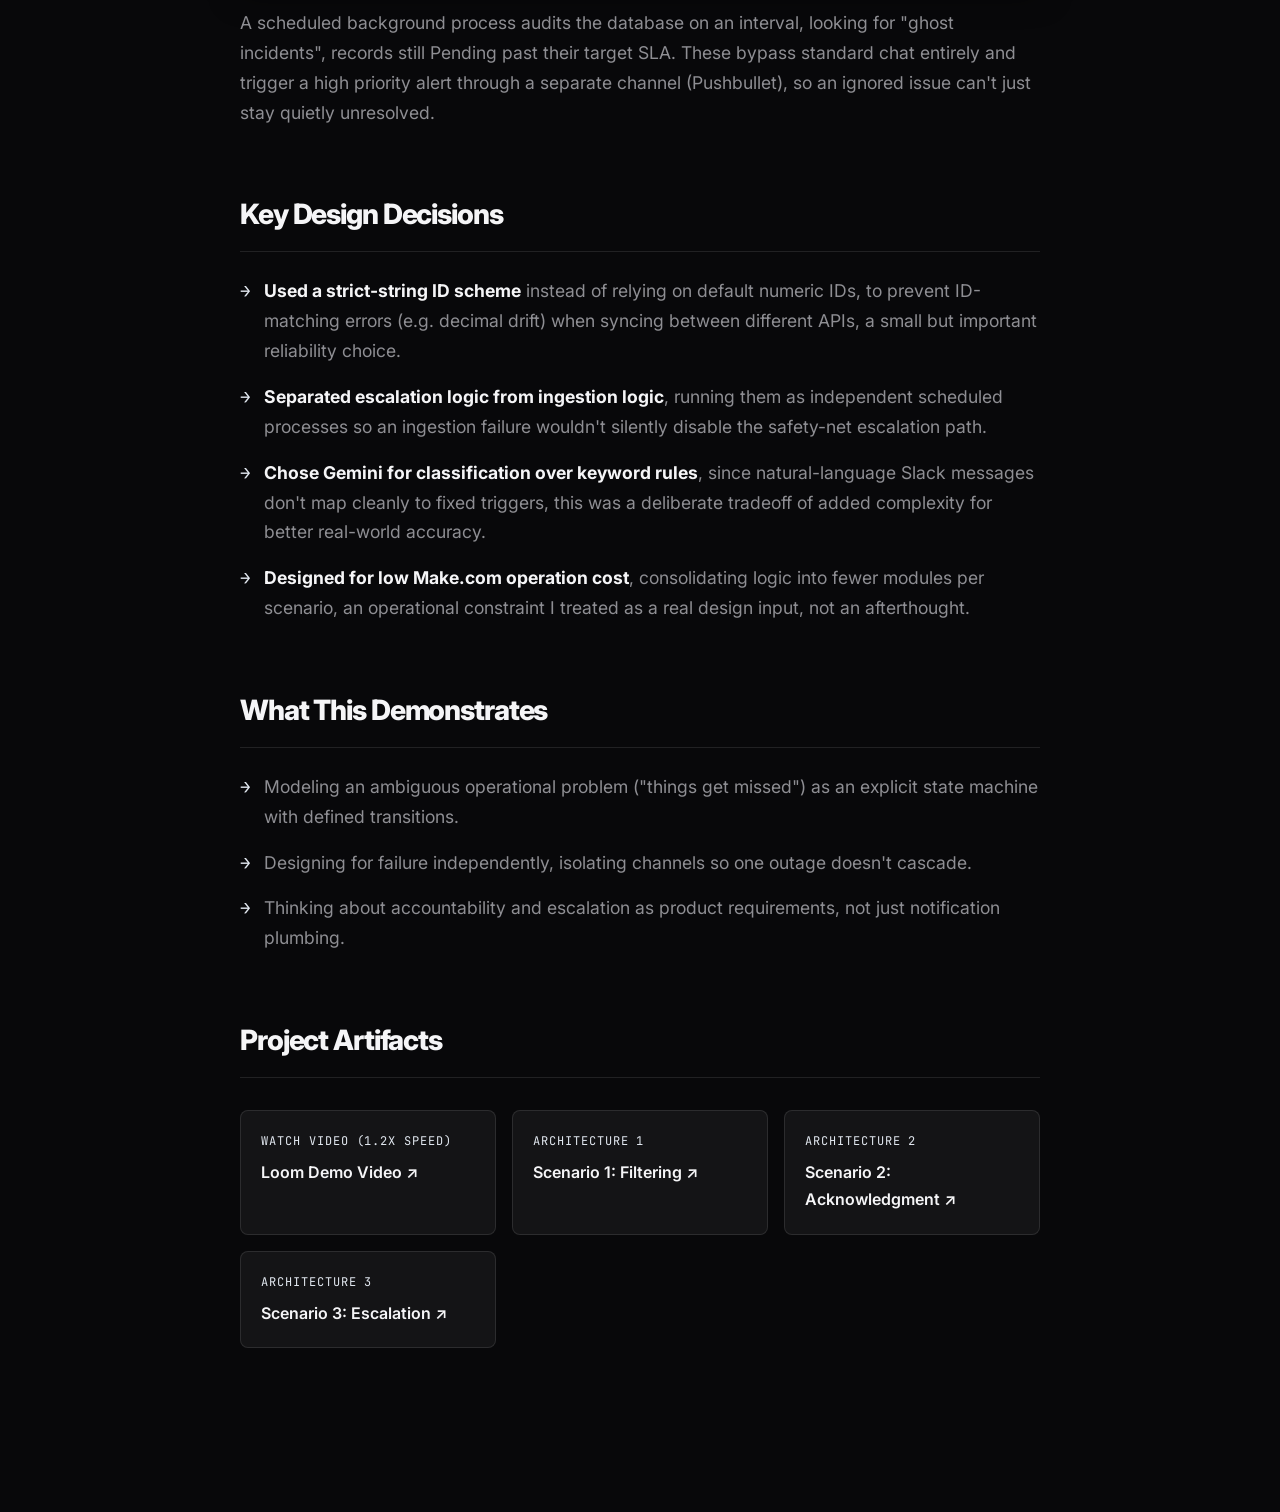
<file: project-1.html>
<!DOCTYPE html>
<html lang="en">
<head>
<!-- Google tag (gtag.js) -->
<script async src="https://www.googletagmanager.com/gtag/js?id=G-BJXWQ7S5EE"></script>
<script>
  window.dataLayer = window.dataLayer || [];
  function gtag(){dataLayer.push(arguments);}
  gtag('js', new Date());

  gtag('config', 'G-BJXWQ7S5EE');
</script>
    <meta charset="UTF-8">
    <meta name="viewport" content="width=device-width, initial-scale=1.0">
    <title>AI Chief-of-Staff Agent | Case Study</title>
    <link rel="preconnect" href="https://fonts.googleapis.com">
    <link rel="preconnect" href="https://fonts.gstatic.com" crossorigin>
    <link href="https://fonts.googleapis.com/css2?family=Inter:wght@400;600;800&family=JetBrains+Mono:wght@400;700&display=swap" rel="stylesheet">
    
    <style>
        /* 1. The Core Palette (Liquid Chrome System) */
        :root {
            --bg-canvas: #08080A;
            --bg-card: #141416;
            --text-primary: #F5F5F7;
            --text-secondary: #8E8E93;
            --accent: #E2E8F0;
            --border-rest: rgba(255, 255, 255, 0.1);
            --border-hover: rgba(255, 255, 255, 0.35);
            --transition-curve: cubic-bezier(0.16, 1, 0.3, 1);
        }

        /* 2. Typography Architecture */
        * {
            box-sizing: border-box;
            margin: 0;
            padding: 0;
            -webkit-font-smoothing: antialiased;
            -moz-osx-font-smoothing: grayscale;
        }

        body {
            background-color: var(--bg-canvas);
            color: var(--text-primary);
            font-family: 'Inter', -apple-system, BlinkMacSystemFont, sans-serif;
            line-height: 1.7;
            padding: 5vw 10vw;
        }

        .container {
            max-width: 800px;
            margin: 0 auto;
        }

        h1, h2, h3 {
            font-weight: 800;
            letter-spacing: -0.04em;
            color: var(--text-primary);
        }

        h1 { font-size: 3rem; margin-bottom: 0.5rem; line-height: 1.1; }
        h2 { font-size: 1.75rem; margin-bottom: 1.5rem; margin-top: 4rem; border-bottom: 1px solid var(--border-rest); padding-bottom: 0.75rem;}
        h3 { font-size: 1.25rem; margin-bottom: 1rem; margin-top: 3rem; color: var(--text-primary); }
        
        p { color: var(--text-secondary); font-size: 1.1rem; margin-bottom: 1.5rem; }

        .mono {
            font-family: 'JetBrains Mono', monospace;
            font-size: 0.75rem;
            text-transform: uppercase;
            letter-spacing: 0.08em;
            color: var(--text-secondary);
        }

        /* Navigation */
        .nav-back {
            display: inline-flex;
            align-items: center;
            gap: 0.5rem;
            color: var(--text-secondary);
            text-decoration: none;
            font-family: 'JetBrains Mono', monospace;
            font-size: 0.85rem;
            text-transform: uppercase;
            letter-spacing: 0.05em;
            margin-bottom: 4rem;
            transition: color 0.3s ease;
        }

        .nav-back:hover {
            color: var(--accent);
        }

        /* Meta Data Header */
        .project-meta {
            display: flex;
            gap: 2rem;
            margin-top: 1.5rem;
            margin-bottom: 3rem;
            padding-bottom: 2rem;
            border-bottom: 1px solid var(--border-rest);
        }
        
        .meta-block span { display: block; color: var(--text-primary); margin-top: 0.25rem; font-size: 0.9rem; font-family: 'Inter', sans-serif; font-weight: 600;}

        /* Disclaimer Box */
        .disclaimer-box {
            background-color: rgba(226, 232, 240, 0.03);
            border-left: 2px solid var(--border-hover);
            padding: 1.5rem;
            margin: 2rem 0;
            font-style: italic;
            color: var(--text-secondary);
            font-size: 1.05rem;
        }

        /* Lists */
        ul { list-style-type: none; margin-bottom: 2rem;}
        ul li {
            color: var(--text-secondary);
            margin-bottom: 1rem;
            position: relative;
            padding-left: 1.5rem;
            font-size: 1.1rem;
        }
        ul li::before {
            content: '→';
            position: absolute;
            left: 0;
            color: var(--accent);
            font-family: 'JetBrains Mono', monospace;
        }
        ul li strong { color: var(--text-primary); }

        /* Project Image */
        .project-image {
            width: 100%;
            border-radius: 8px;
            border: 1px solid var(--border-rest);
            margin: 1.5rem 0;
            box-shadow: 0 10px 30px rgba(0,0,0,0.5);
            display: block;
        }
        
        .image-placeholder {
            text-align: center;
            padding: 4rem;
            background: var(--bg-card);
            border: 1px dashed var(--border-hover);
            border-radius: 8px;
            margin: 1.5rem 0;
            color: var(--text-secondary);
        }

        /* Resource Links Grid */
        .resource-links {
            display: grid;
            grid-template-columns: repeat(auto-fit, minmax(250px, 1fr));
            gap: 1rem;
            margin-top: 2rem;
        }

        .resource-btn {
            display: flex;
            flex-direction: column;
            padding: 1.25rem;
            background-color: var(--bg-card);
            border: 1px solid var(--border-rest);
            border-radius: 8px;
            text-decoration: none;
            transition: all 400ms var(--transition-curve);
        }

        .resource-btn:hover {
            border-color: var(--border-hover);
            transform: translateY(-4px);
            background-color: rgba(226, 232, 240, 0.03);
        }

        .resource-btn .mono { margin-bottom: 0.5rem; color: var(--accent); }
        .resource-btn .title { color: var(--text-primary); font-weight: 600; font-size: 1rem; }

        /* Mobile & Responsive Architecture */
        @media (max-width: 768px) {
            body { padding: 8vw 6vw; }
            h1 { font-size: 2.25rem; }
            h2 { font-size: 1.5rem; margin-top: 3rem; }
            h3 { font-size: 1.15rem; }
            p, ul li { font-size: 1rem; }
            .project-meta { flex-direction: column; gap: 1rem; }
            .resource-links { grid-template-columns: 1fr; }
            .image-placeholder { padding: 2rem; }
        }
    </style>
</head>
<body>

    <div class="container">
        <!-- Back Navigation -->
        <a href="index.html" class="nav-back">
            <svg width="16" height="16" viewBox="0 0 24 24" fill="none" stroke="currentColor" stroke-width="2" stroke-linecap="round" stroke-linejoin="round"><line x1="19" y1="12" x2="5" y2="12"></line><polyline points="12 19 5 12 12 5"></polyline></svg>
            Back to Portfolio
        </a>

        <!-- Header -->
        <header>
            <h1>AI Chief-of-Staff Agent</h1>
            <p style="font-size: 1.25rem; color: var(--text-secondary); margin-top: 0.5rem;">A design exercise in building accountability into operational alerting</p>
            
            <div class="project-meta">
                <div class="meta-block mono">
                    Domain
                    <span>Systems Design & Workflow Orchestration</span>
                </div>
                <div class="meta-block mono">
                    Core Stack
                    <span>Make • Gemini • Slack API • Telegram</span>
                </div>
            </div>
        </header>

        <!-- Section 1 -->
        <h2>Problem Statement</h2>
        <p>In fast-moving teams, critical issues get buried across Slack, email, and spreadsheets. Most alerting tools notify once and move on — there's no ownership tracking, no forced acknowledgment, and no escalation path if something is ignored. That gap, between notifying a problem and ensuring it gets resolved, is what I wanted to design around.</p>

        <!-- Section 2 -->
        <h2>What I Designed</h2>
        <p>I designed an autonomous layer that monitors Slack in real time, classifies urgency using an LLM, and tracks every issue through an explicit state machine: <em>Pending → Acknowledged → Escalated</em>; So nothing critical can silently fall through. The intent was to force accountability into the workflow itself, rather than relying on someone remembering to follow up.</p>
        
        <p>The system:</p>
        <ul>
            <li>Monitors Slack and routes flagged messages into a structured tracking layer.</li>
            <li>Uses Google Gemini to classify urgency from context and tone, not just keywords.</li>
            <li>Requires a human-in-the-loop acknowledgment before an issue is marked resolved.</li>
            <li>Auto-escalates to a secondary channel if an issue stays unacknowledged past a target SLA window.</li>
        </ul>

        <div class="disclaimer-box">
            "This is a self-initiated systems-design project, built to practice modeling an operational workflow as a state machine, not a tool with live operator usage."
        </div>

        <!-- Section 3 -->
        <h2>How It Works (System Design)</h2>
        <p>I built this on a decoupled architecture, by design, so that a failure in one communication channel (say, Telegram going down) wouldn't take down the rest of the recovery process.</p>

        <!-- Scenario 1 -->
        <h3>Scenario 1: Intelligent Filtering (Entry Point)</h3>
        <img src="images/project2.jpg" alt="Scenario 1: Intelligent Filtering" class="project-image" onerror="this.style.display='none'; this.nextElementSibling.style.display='block';">
        <div style="display:none;" class="image-placeholder mono">
            [ Image Error: project2.jpg not found ]
        </div>
        <p>Watches Slack in real time and uses Gemini to assess context and sentiment rather than matching keywords. Messages classified as critical get a unique ID and are logged into the state machine.</p>

        <!-- Scenario 2 -->
        <h3>Scenario 2: Human-in-the-Loop Acknowledgment (Accountability Layer)</h3>
        <img src="images/Scenario 2.jpg" alt="Scenario 2: Human-in-the-Loop Acknowledgment" class="project-image" onerror="this.style.display='none'; this.nextElementSibling.style.display='block';">
        <div style="display:none;" class="image-placeholder mono">
            [ Image Error: Scenario 2.jpg not found ]
        </div>
        <p>Alerts are dispatched to Telegram. The system waits for a structured reply (Acknowledge [ID]) and, on receipt, updates the record's state from Pending to Acknowledged. This step exists specifically to prevent issues from being silently marked done without a human confirming it.</p>

        <!-- Scenario 3 -->
        <h3>Scenario 3: Automatic Escalation (Fail-Safe)</h3>
        <img src="images/Scenario 3.jpg" alt="Scenario 3: Automatic Escalation" class="project-image" onerror="this.style.display='none'; this.nextElementSibling.style.display='block';">
        <div style="display:none;" class="image-placeholder mono">
            [ Image Error: Scenario 3.jpg not found ]
        </div>
        <p>A scheduled background process audits the database on an interval, looking for "ghost incidents", records still Pending past their target SLA. These bypass standard chat entirely and trigger a high priority alert through a separate channel (Pushbullet), so an ignored issue can't just stay quietly unresolved.</p>

        <!-- Section 4 -->
        <h2>Key Design Decisions</h2>
        <ul>
            <li><strong>Used a strict-string ID scheme</strong> instead of relying on default numeric IDs, to prevent ID-matching errors (e.g. decimal drift) when syncing between different APIs, a small but important reliability choice.</li>
            <li><strong>Separated escalation logic from ingestion logic</strong>, running them as independent scheduled processes so an ingestion failure wouldn't silently disable the safety-net escalation path.</li>
            <li><strong>Chose Gemini for classification over keyword rules</strong>, since natural-language Slack messages don't map cleanly to fixed triggers, this was a deliberate tradeoff of added complexity for better real-world accuracy.</li>
            <li><strong>Designed for low Make.com operation cost</strong>, consolidating logic into fewer modules per scenario, an operational constraint I treated as a real design input, not an afterthought.</li>
        </ul>

        <!-- Section 5 -->
        <h2>What This Demonstrates</h2>
        <ul>
            <li>Modeling an ambiguous operational problem ("things get missed") as an explicit state machine with defined transitions.</li>
            <li>Designing for failure independently, isolating channels so one outage doesn't cascade.</li>
            <li>Thinking about accountability and escalation as product requirements, not just notification plumbing.</li>
        </ul>

        <!-- Section 6: Links -->
        <h2>Project Artifacts</h2>
        <div class="resource-links">
            <a href="https://www.loom.com/share/49f4696befa249cd9acfaee5f2382f16" target="_blank" class="resource-btn">
                <span class="mono">Watch Video (1.2x Speed)</span>
                <span class="title">Loom Demo Video ↗</span>
            </a>
            
            <a href="https://eu1.make.com/public/shared-scenario/Gf9YzTtwLz3/autonomous-business-operations-agent" target="_blank" class="resource-btn">
                <span class="mono">Architecture 1</span>
                <span class="title">Scenario 1: Filtering ↗</span>
            </a>
            
            <a href="https://eu1.make.com/public/shared-scenario/PVynFoDu5Dg/human-in-the-loop-acknowledgment" target="_blank" class="resource-btn">
                <span class="mono">Architecture 2</span>
                <span class="title">Scenario 2: Acknowledgment ↗</span>
            </a>

            <a href="https://eu1.make.com/public/shared-scenario/DuNPTJl3ihr/automatic-escalation" target="_blank" class="resource-btn">
                <span class="mono">Architecture 3</span>
                <span class="title">Scenario 3: Escalation ↗</span>
            </a>
        </div>

        <div style="height: 100px;"></div> <!-- Bottom padding -->
    </div>

</body>
</html>
</file>
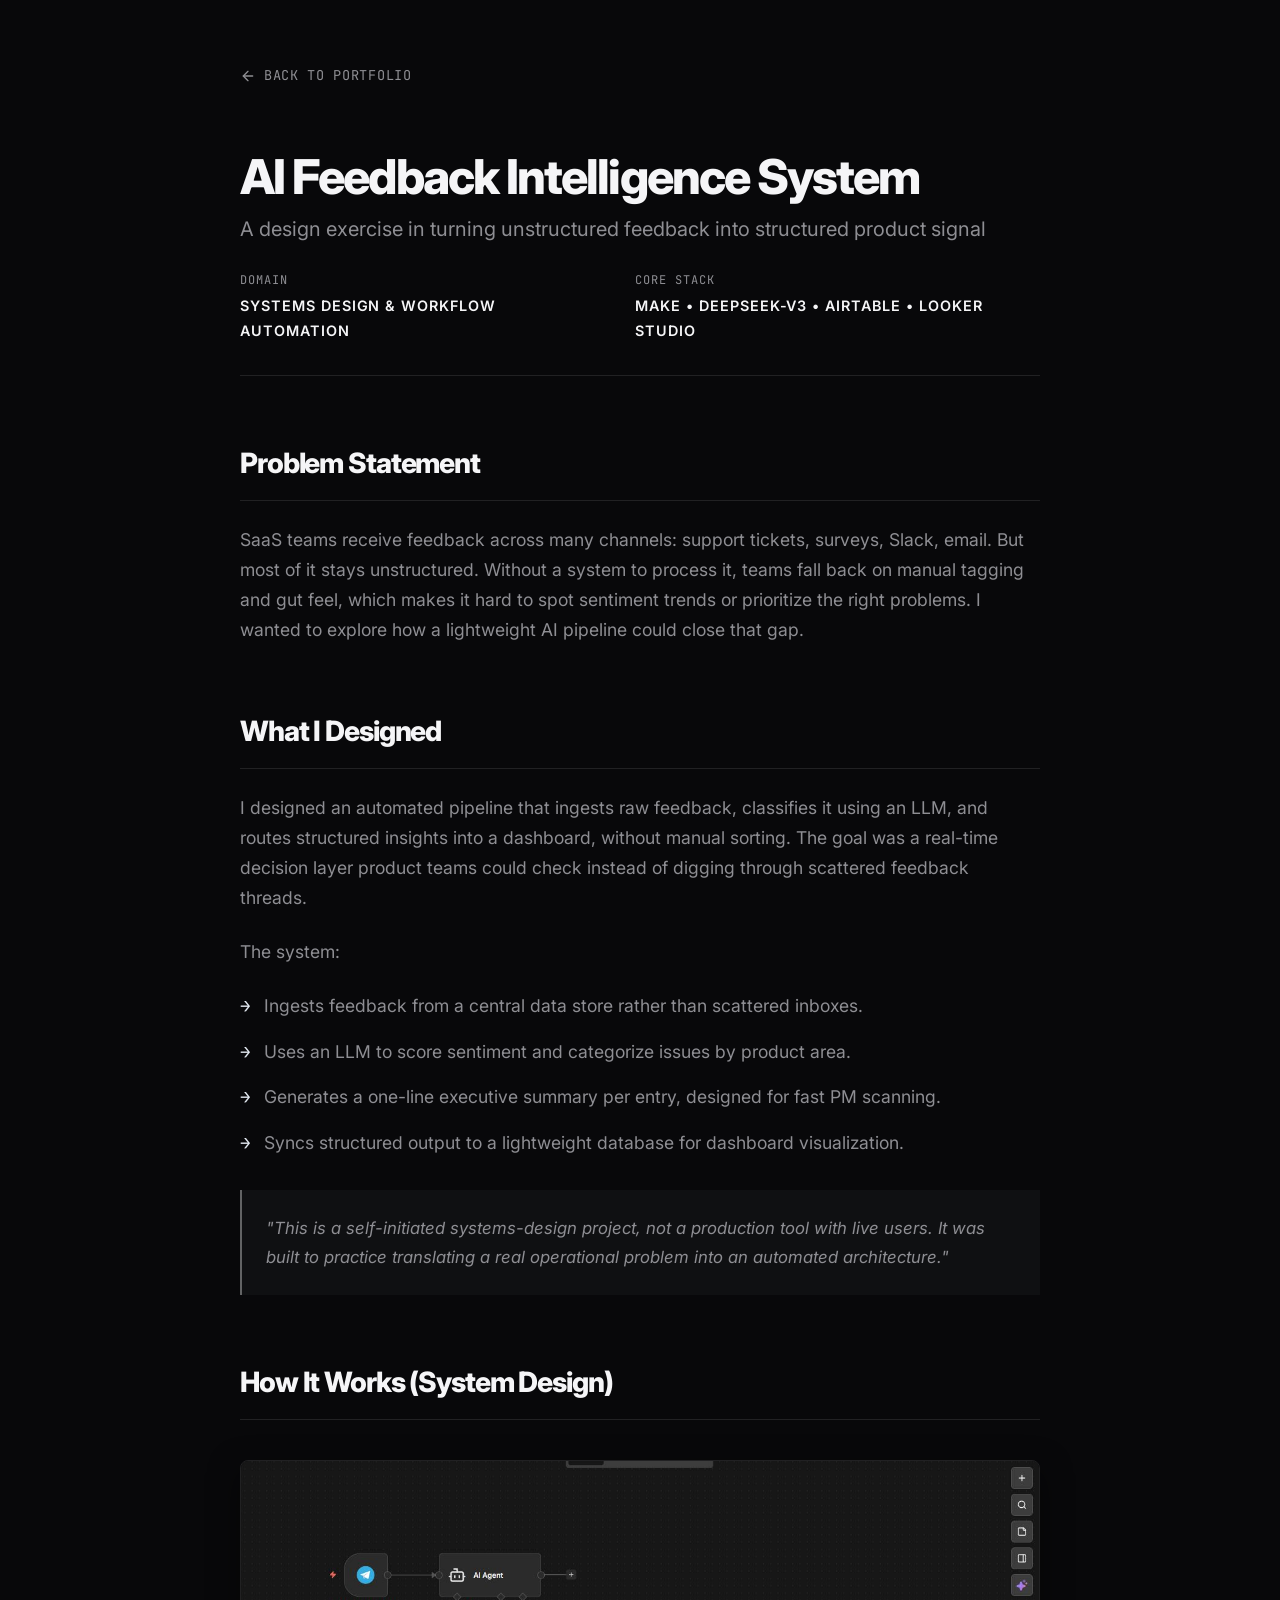
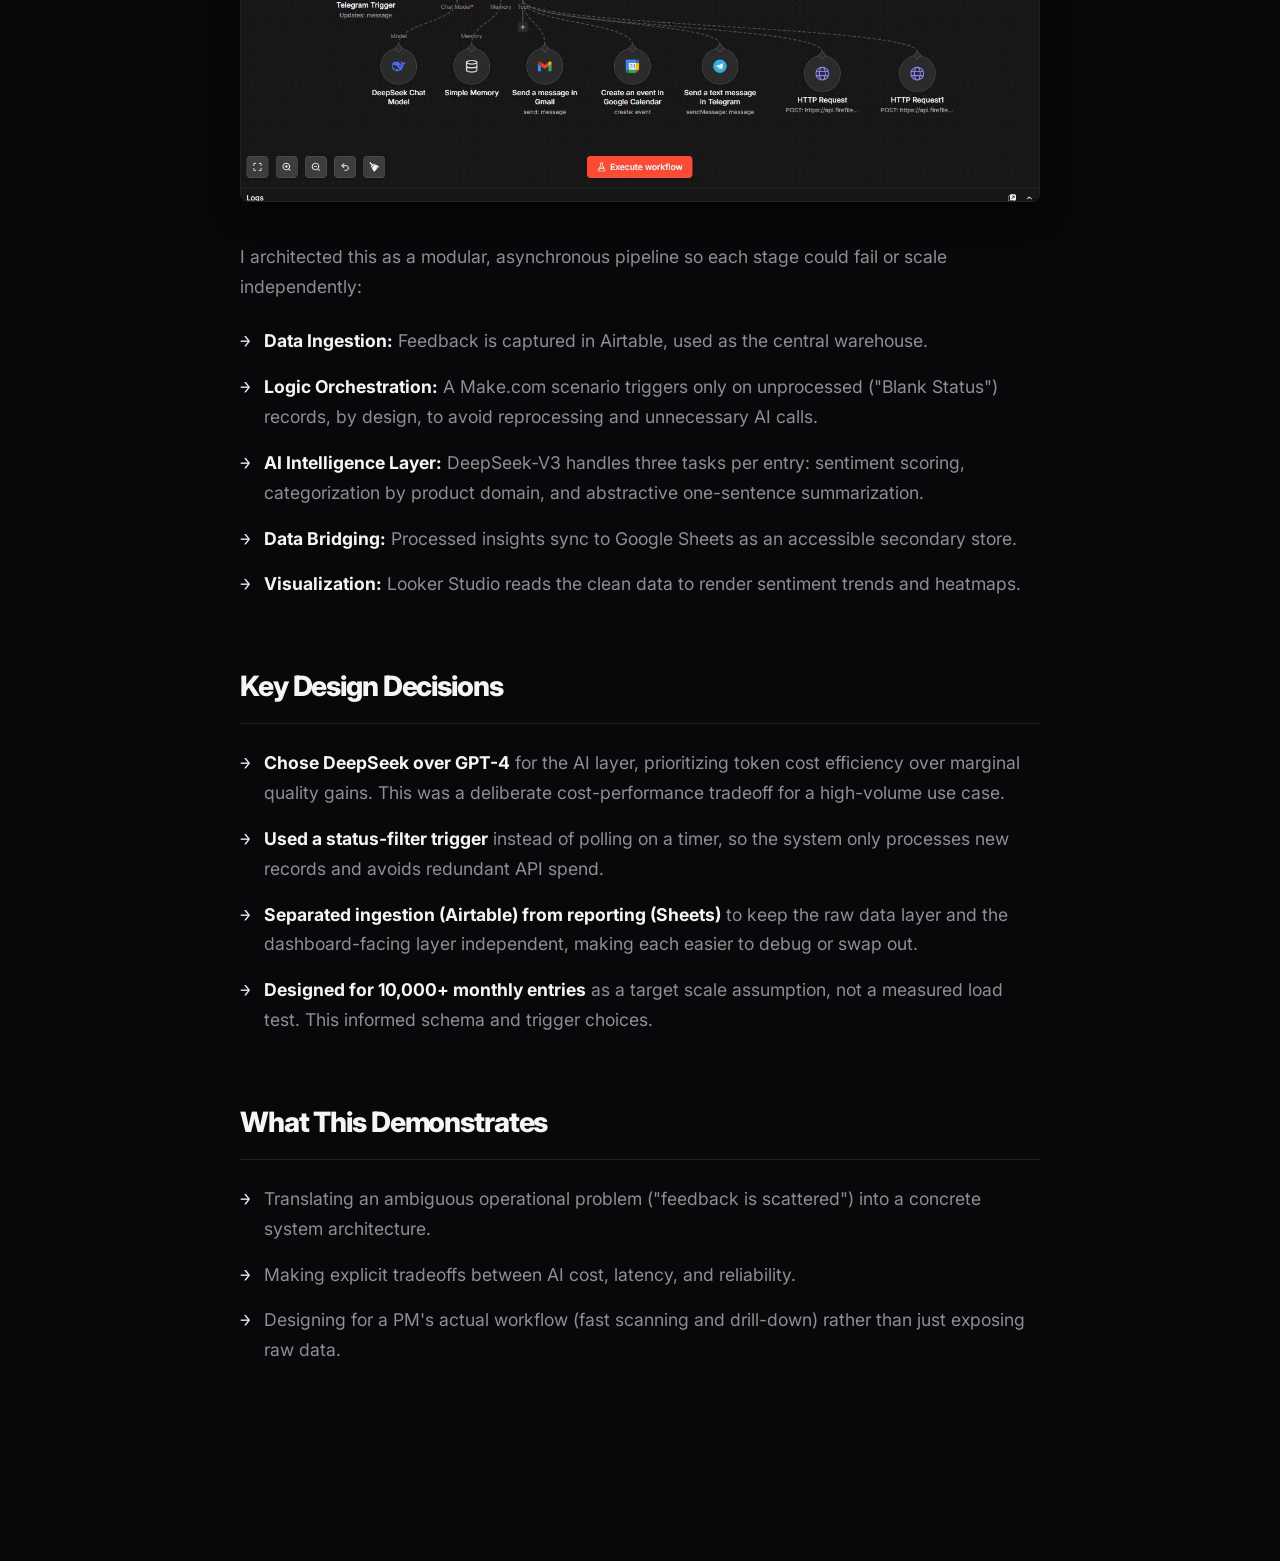
<file: project-2.html>
<!DOCTYPE html>
<html lang="en">
<head>
<!-- Google tag (gtag.js) -->
<script async src="https://www.googletagmanager.com/gtag/js?id=G-BJXWQ7S5EE"></script>
<script>
  window.dataLayer = window.dataLayer || [];
  function gtag(){dataLayer.push(arguments);}
  gtag('js', new Date());

  gtag('config', 'G-BJXWQ7S5EE');
</script>
    <meta charset="UTF-8">
    <meta name="viewport" content="width=device-width, initial-scale=1.0">
    <title>AI Feedback Intelligence System | Case Study</title>
    <link rel="preconnect" href="https://fonts.googleapis.com">
    <link rel="preconnect" href="https://fonts.gstatic.com" crossorigin>
    <link href="https://fonts.googleapis.com/css2?family=Inter:wght@400;600;800&family=JetBrains+Mono:wght@400;700&display=swap" rel="stylesheet">
    
    <style>
        /* 1. The Core Palette (Liquid Chrome System) */
        :root {
            --bg-canvas: #08080A;
            --bg-card: #141416;
            --text-primary: #F5F5F7;
            --text-secondary: #8E8E93;
            --accent: #E2E8F0;
            --border-rest: rgba(255, 255, 255, 0.1);
            --border-hover: rgba(255, 255, 255, 0.35);
            --transition-curve: cubic-bezier(0.16, 1, 0.3, 1);
        }

        /* 2. Typography Architecture */
        * {
            box-sizing: border-box;
            margin: 0;
            padding: 0;
            -webkit-font-smoothing: antialiased;
            -moz-osx-font-smoothing: grayscale;
        }

        body {
            background-color: var(--bg-canvas);
            color: var(--text-primary);
            font-family: 'Inter', -apple-system, BlinkMacSystemFont, sans-serif;
            line-height: 1.7;
            padding: 5vw 10vw;
        }

        .container {
            max-width: 800px;
            margin: 0 auto;
        }

        h1, h2, h3 {
            font-weight: 800;
            letter-spacing: -0.04em;
            color: var(--text-primary);
        }

        h1 { font-size: 3rem; margin-bottom: 0.5rem; line-height: 1.1; }
        h2 { font-size: 1.75rem; margin-bottom: 1.5rem; margin-top: 4rem; border-bottom: 1px solid var(--border-rest); padding-bottom: 0.75rem;}
        h3 { font-size: 1.25rem; margin-bottom: 1rem; margin-top: 3rem; color: var(--text-primary); }
        
        p { color: var(--text-secondary); font-size: 1.1rem; margin-bottom: 1.5rem; }

        .mono {
            font-family: 'JetBrains Mono', monospace;
            font-size: 0.75rem;
            text-transform: uppercase;
            letter-spacing: 0.08em;
            color: var(--text-secondary);
        }

        /* Navigation */
        .nav-back {
            display: inline-flex;
            align-items: center;
            gap: 0.5rem;
            color: var(--text-secondary);
            text-decoration: none;
            font-family: 'JetBrains Mono', monospace;
            font-size: 0.85rem;
            text-transform: uppercase;
            letter-spacing: 0.05em;
            margin-bottom: 4rem;
            transition: color 0.3s ease;
        }

        .nav-back:hover {
            color: var(--accent);
        }

        /* Meta Data Header */
        .project-meta {
            display: flex;
            gap: 2rem;
            margin-top: 1.5rem;
            margin-bottom: 3rem;
            padding-bottom: 2rem;
            border-bottom: 1px solid var(--border-rest);
        }
        
        .meta-block span { display: block; color: var(--text-primary); margin-top: 0.25rem; font-size: 0.9rem; font-family: 'Inter', sans-serif; font-weight: 600;}

        /* Disclaimer Box */
        .disclaimer-box {
            background-color: rgba(226, 232, 240, 0.03);
            border-left: 2px solid var(--border-hover);
            padding: 1.5rem;
            margin: 2rem 0;
            font-style: italic;
            color: var(--text-secondary);
            font-size: 1.05rem;
        }

        /* Lists */
        ul { list-style-type: none; margin-bottom: 2rem;}
        ul li {
            color: var(--text-secondary);
            margin-bottom: 1rem;
            position: relative;
            padding-left: 1.5rem;
            font-size: 1.1rem;
        }
        ul li::before {
            content: '→';
            position: absolute;
            left: 0;
            color: var(--accent);
            font-family: 'JetBrains Mono', monospace;
        }
        ul li strong { color: var(--text-primary); }

        /* Project Image */
        .project-image {
            width: 100%;
            border-radius: 8px;
            border: 1px solid var(--border-rest);
            margin: 2.5rem 0;
            box-shadow: 0 10px 30px rgba(0,0,0,0.5);
            display: block;
        }
        
        .image-placeholder {
            text-align: center;
            padding: 4rem;
            background: var(--bg-card);
            border: 1px dashed var(--border-hover);
            border-radius: 8px;
            margin: 1.5rem 0;
            color: var(--text-secondary);
        }

        /* Mobile & Responsive Architecture */
        @media (max-width: 768px) {
            body { padding: 8vw 6vw; }
            h1 { font-size: 2.25rem; }
            h2 { font-size: 1.5rem; margin-top: 3rem; }
            h3 { font-size: 1.15rem; }
            p, ul li { font-size: 1rem; }
            .project-meta { flex-direction: column; gap: 1rem; }
            .image-placeholder { padding: 2rem; }
        }
    </style>
</head>
<body>

    <div class="container">
        <!-- Back Navigation -->
        <a href="index.html" class="nav-back">
            <svg width="16" height="16" viewBox="0 0 24 24" fill="none" stroke="currentColor" stroke-width="2" stroke-linecap="round" stroke-linejoin="round"><line x1="19" y1="12" x2="5" y2="12"></line><polyline points="12 19 5 12 12 5"></polyline></svg>
            Back to Portfolio
        </a>

        <!-- Header -->
        <header>
            <h1>AI Feedback Intelligence System</h1>
            <p style="font-size: 1.25rem; color: var(--text-secondary); margin-top: 0.5rem;">A design exercise in turning unstructured feedback into structured product signal</p>
            
            <div class="project-meta">
                <div class="meta-block mono">
                    Domain
                    <span>Systems Design & Workflow Automation</span>
                </div>
                <div class="meta-block mono">
                    Core Stack
                    <span>Make • DeepSeek-V3 • Airtable • Looker Studio</span>
                </div>
            </div>
        </header>

        <!-- Section 1 -->
        <h2>Problem Statement</h2>
        <p>SaaS teams receive feedback across many channels: support tickets, surveys, Slack, email. But most of it stays unstructured. Without a system to process it, teams fall back on manual tagging and gut feel, which makes it hard to spot sentiment trends or prioritize the right problems. I wanted to explore how a lightweight AI pipeline could close that gap.</p>

        <!-- Section 2 -->
        <h2>What I Designed</h2>
        <p>I designed an automated pipeline that ingests raw feedback, classifies it using an LLM, and routes structured insights into a dashboard, without manual sorting. The goal was a real-time decision layer product teams could check instead of digging through scattered feedback threads.</p>
        
        <p>The system:</p>
        <ul>
            <li>Ingests feedback from a central data store rather than scattered inboxes.</li>
            <li>Uses an LLM to score sentiment and categorize issues by product area.</li>
            <li>Generates a one-line executive summary per entry, designed for fast PM scanning.</li>
            <li>Syncs structured output to a lightweight database for dashboard visualization.</li>
        </ul>

        <div class="disclaimer-box">
            "This is a self-initiated systems-design project, not a production tool with live users. It was built to practice translating a real operational problem into an automated architecture."
        </div>

        <!-- Section 3 -->
        <h2>How It Works (System Design)</h2>
        
        <!-- Workflow Image -->
        <img src="images/project1.JPG.jpg" alt="AI Feedback System Architecture" class="project-image" onerror="this.style.display='none'; this.nextElementSibling.style.display='block';">
        <div style="display:none;" class="image-placeholder mono">
            [ Image Error: project1.JPG.jpg not found ]
        </div>

        <p>I architected this as a modular, asynchronous pipeline so each stage could fail or scale independently:</p>
        <ul>
            <li><strong>Data Ingestion:</strong> Feedback is captured in Airtable, used as the central warehouse.</li>
            <li><strong>Logic Orchestration:</strong> A Make.com scenario triggers only on unprocessed ("Blank Status") records, by design, to avoid reprocessing and unnecessary AI calls.</li>
            <li><strong>AI Intelligence Layer:</strong> DeepSeek-V3 handles three tasks per entry: sentiment scoring, categorization by product domain, and abstractive one-sentence summarization.</li>
            <li><strong>Data Bridging:</strong> Processed insights sync to Google Sheets as an accessible secondary store.</li>
            <li><strong>Visualization:</strong> Looker Studio reads the clean data to render sentiment trends and heatmaps.</li>
        </ul>

        <!-- Section 4 -->
        <h2>Key Design Decisions</h2>
        <ul>
            <li><strong>Chose DeepSeek over GPT-4</strong> for the AI layer, prioritizing token cost efficiency over marginal quality gains. This was a deliberate cost-performance tradeoff for a high-volume use case.</li>
            <li><strong>Used a status-filter trigger</strong> instead of polling on a timer, so the system only processes new records and avoids redundant API spend.</li>
            <li><strong>Separated ingestion (Airtable) from reporting (Sheets)</strong> to keep the raw data layer and the dashboard-facing layer independent, making each easier to debug or swap out.</li>
            <li><strong>Designed for 10,000+ monthly entries</strong> as a target scale assumption, not a measured load test. This informed schema and trigger choices.</li>
        </ul>

        <!-- Section 5 -->
        <h2>What This Demonstrates</h2>
        <ul>
            <li>Translating an ambiguous operational problem ("feedback is scattered") into a concrete system architecture.</li>
            <li>Making explicit tradeoffs between AI cost, latency, and reliability.</li>
            <li>Designing for a PM's actual workflow (fast scanning and drill-down) rather than just exposing raw data.</li>
        </ul>

        <div style="height: 100px;"></div> <!-- Bottom padding -->
    </div>

</body>
</html>
</file>
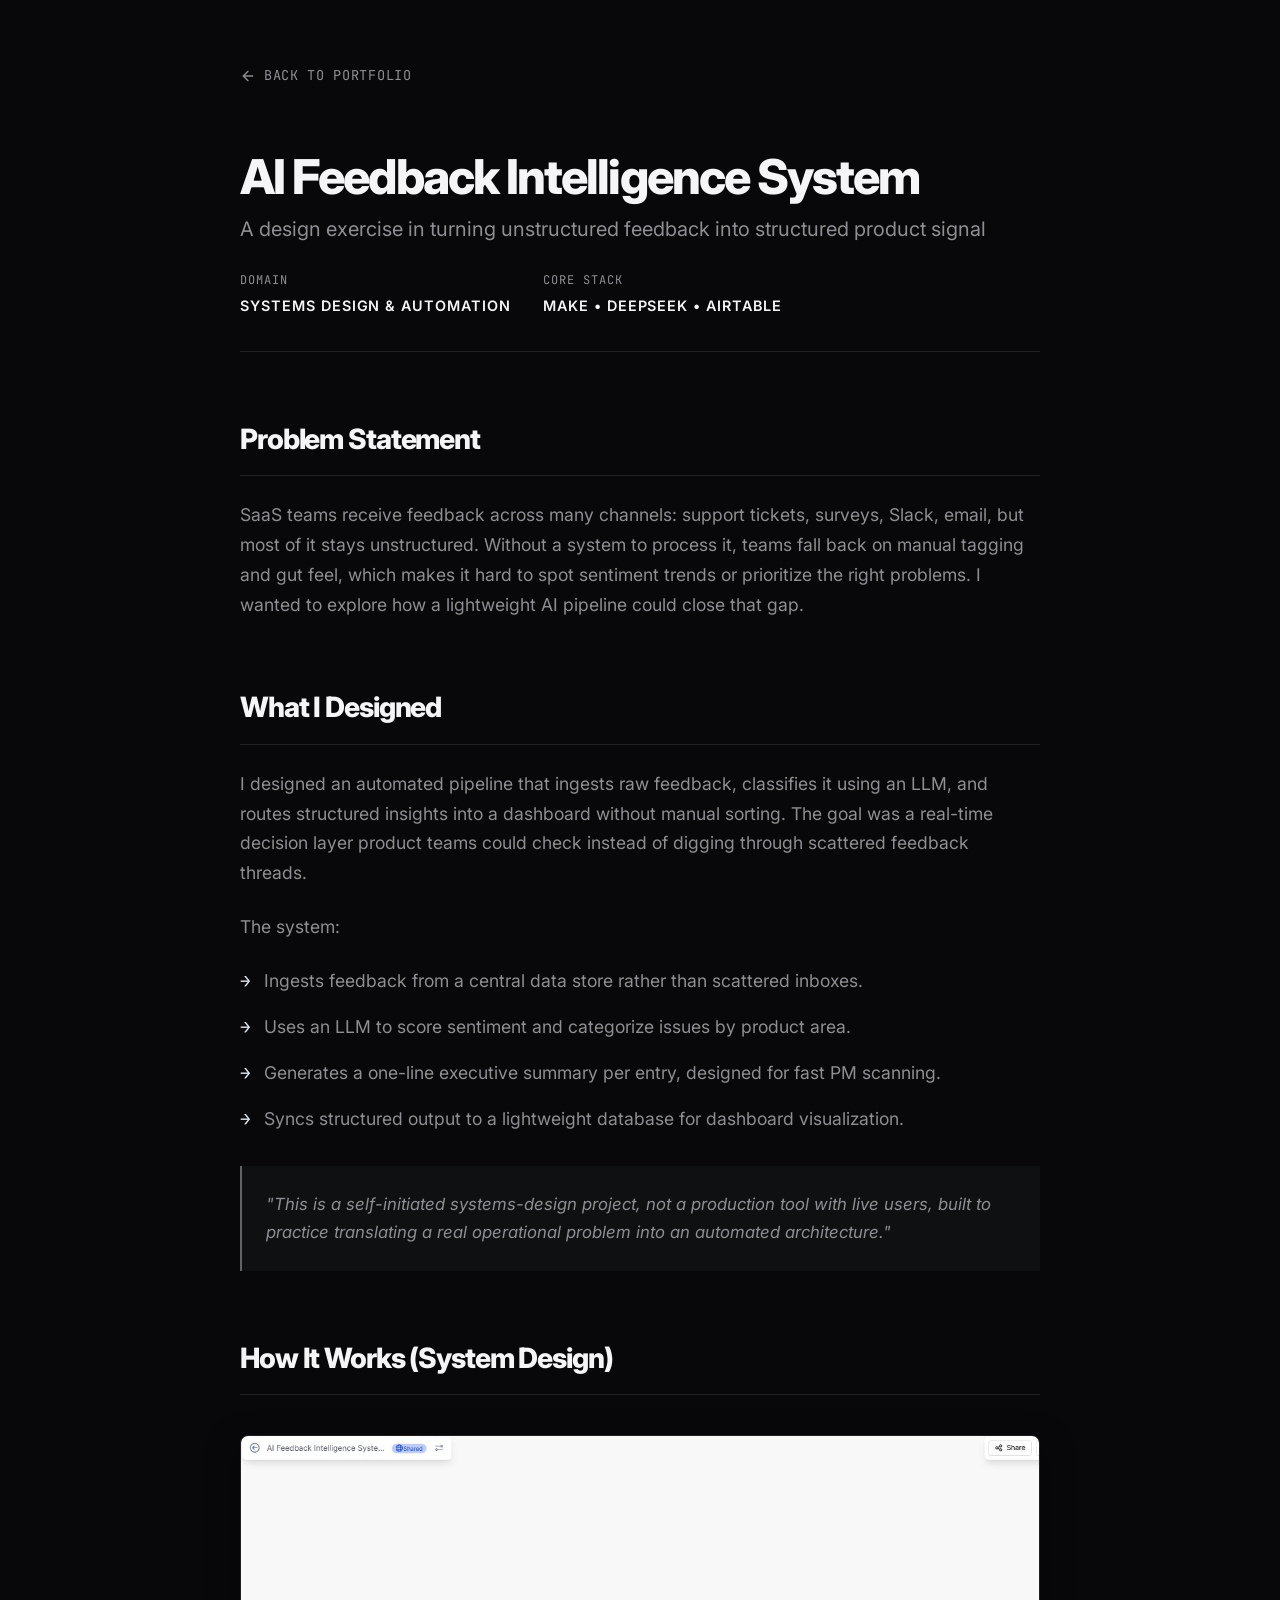
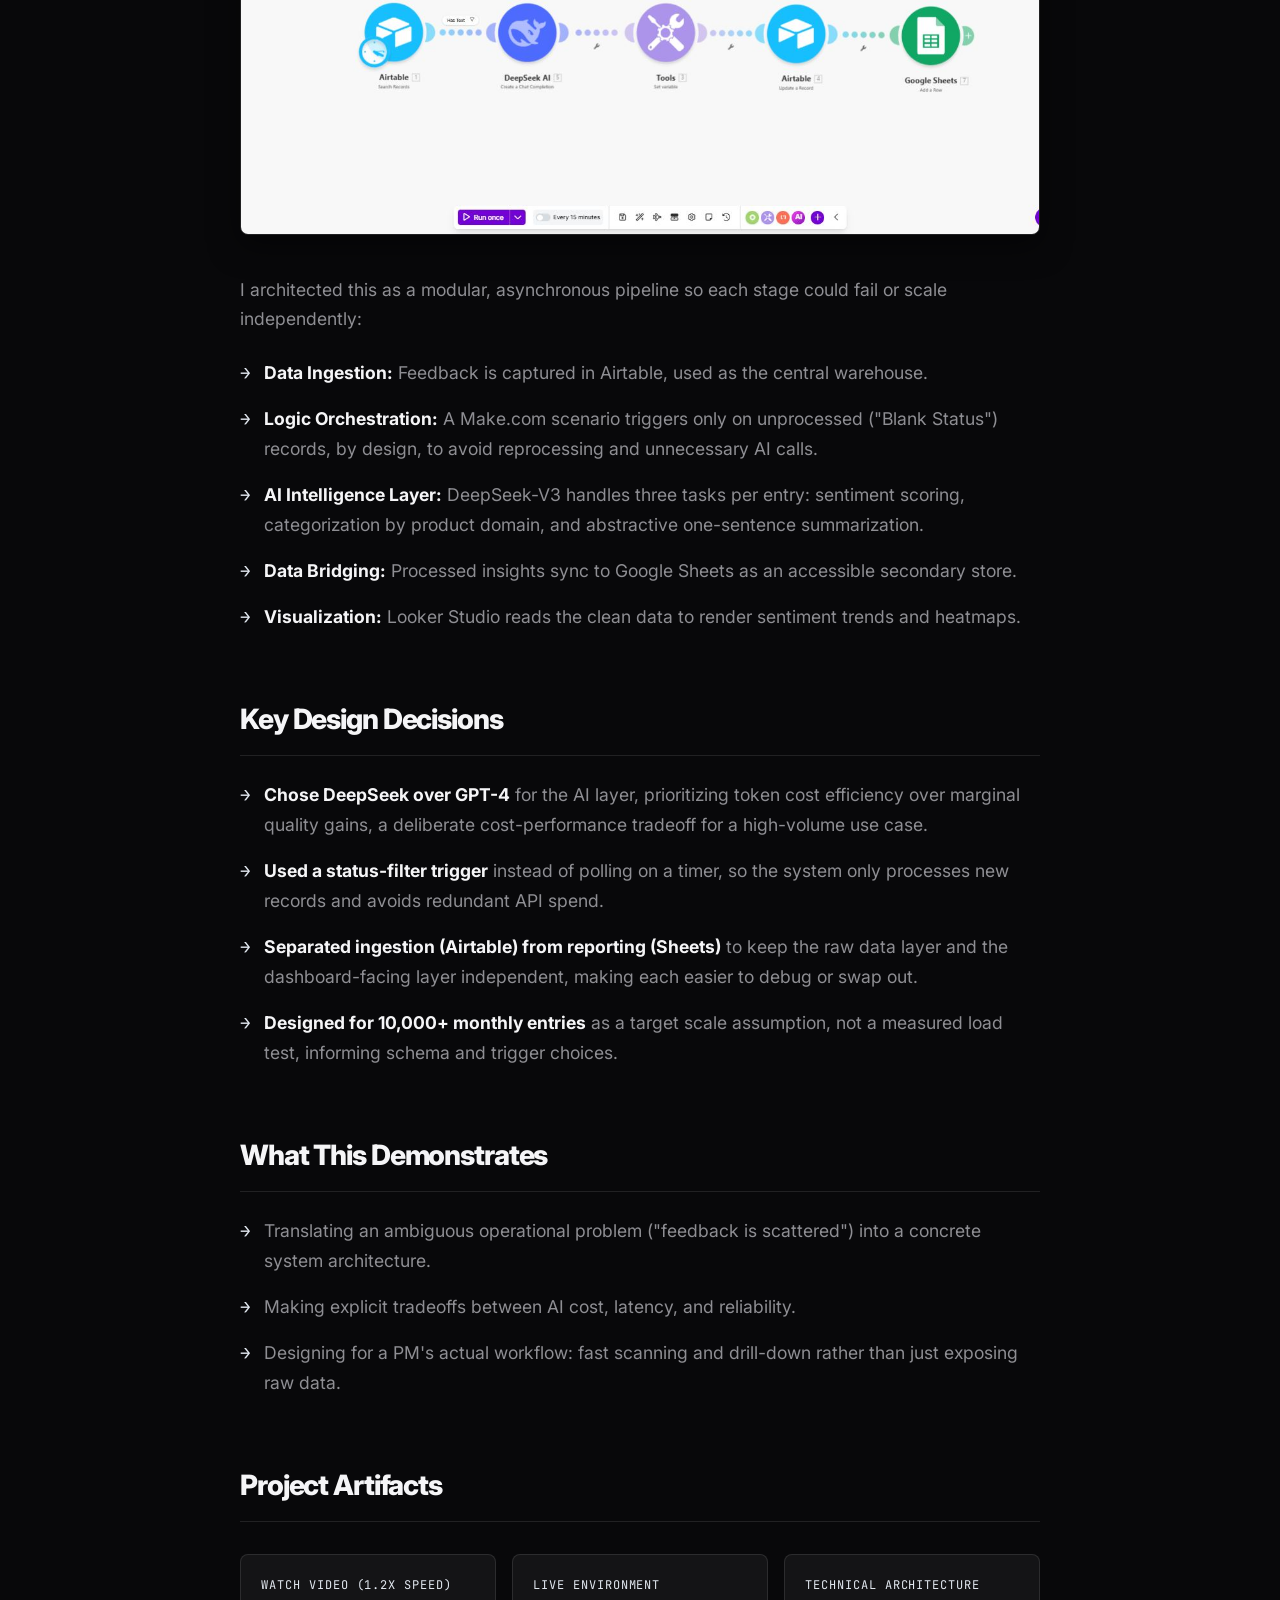
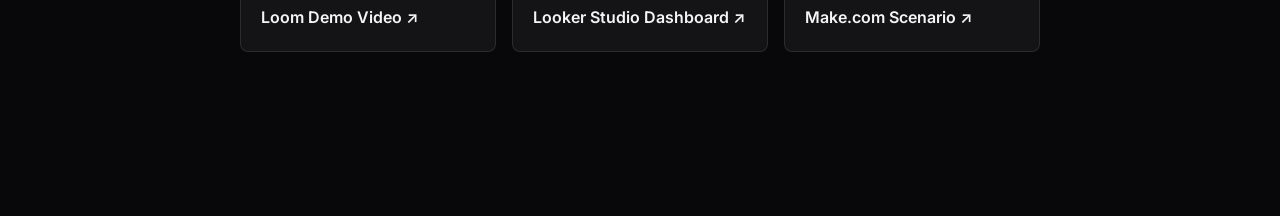
<file: project-3.html>
<!DOCTYPE html>
<html lang="en">
<head>
    <!-- Google tag (gtag.js) -->
<script async src="https://www.googletagmanager.com/gtag/js?id=G-BJXWQ7S5EE"></script>
<script>
  window.dataLayer = window.dataLayer || [];
  function gtag(){dataLayer.push(arguments);}
  gtag('js', new Date());

  gtag('config', 'G-BJXWQ7S5EE');
</script>
    <meta charset="UTF-8">
    <meta name="viewport" content="width=device-width, initial-scale=1.0">
    <title>AI Feedback Intelligence System | Case Study</title>
    <link rel="preconnect" href="https://fonts.googleapis.com">
    <link rel="preconnect" href="https://fonts.gstatic.com" crossorigin>
    <link href="https://fonts.googleapis.com/css2?family=Inter:wght@400;600;800&family=JetBrains+Mono:wght@400;700&display=swap" rel="stylesheet">
    
    <style>
        /* 1. The Core Palette (Liquid Chrome System) */
        :root {
            --bg-canvas: #08080A;
            --bg-card: #141416;
            --text-primary: #F5F5F7;
            --text-secondary: #8E8E93;
            --accent: #E2E8F0;
            --border-rest: rgba(255, 255, 255, 0.1);
            --border-hover: rgba(255, 255, 255, 0.35);
            --transition-curve: cubic-bezier(0.16, 1, 0.3, 1);
        }

        /* 2. Typography Architecture */
        * {
            box-sizing: border-box;
            margin: 0;
            padding: 0;
            -webkit-font-smoothing: antialiased;
            -moz-osx-font-smoothing: grayscale;
        }

        body {
            background-color: var(--bg-canvas);
            color: var(--text-primary);
            font-family: 'Inter', -apple-system, BlinkMacSystemFont, sans-serif;
            line-height: 1.7;
            padding: 5vw 10vw;
        }

        .container {
            max-width: 800px;
            margin: 0 auto; /* Centers the reading column */
        }

        h1, h2, h3 {
            font-weight: 800;
            letter-spacing: -0.04em;
            color: var(--text-primary);
        }

        h1 { font-size: 3rem; margin-bottom: 0.5rem; line-height: 1.1; }
        h2 { font-size: 1.75rem; margin-bottom: 1.5rem; margin-top: 4rem; border-bottom: 1px solid var(--border-rest); padding-bottom: 0.75rem;}
        h3 { font-size: 1.25rem; margin-bottom: 0.5rem; margin-top: 1.5rem; }
        
        p { color: var(--text-secondary); font-size: 1.1rem; margin-bottom: 1.5rem; }

        .mono {
            font-family: 'JetBrains Mono', monospace;
            font-size: 0.75rem;
            text-transform: uppercase;
            letter-spacing: 0.08em;
            color: var(--text-secondary);
        }

        /* Navigation */
        .nav-back {
            display: inline-flex;
            align-items: center;
            gap: 0.5rem;
            color: var(--text-secondary);
            text-decoration: none;
            font-family: 'JetBrains Mono', monospace;
            font-size: 0.85rem;
            text-transform: uppercase;
            letter-spacing: 0.05em;
            margin-bottom: 4rem;
            transition: color 0.3s ease;
        }

        .nav-back:hover {
            color: var(--accent);
        }

        /* Meta Data Header */
        .project-meta {
            display: flex;
            gap: 2rem;
            margin-top: 1.5rem;
            margin-bottom: 3rem;
            padding-bottom: 2rem;
            border-bottom: 1px solid var(--border-rest);
        }
        
        .meta-block span { display: block; color: var(--text-primary); margin-top: 0.25rem; font-size: 0.9rem; font-family: 'Inter', sans-serif; font-weight: 600;}

        /* Disclaimer Box */
        .disclaimer-box {
            background-color: rgba(226, 232, 240, 0.03);
            border-left: 2px solid var(--border-hover);
            padding: 1.5rem;
            margin: 2rem 0;
            font-style: italic;
            color: var(--text-secondary);
            font-size: 1.05rem;
        }

        /* Lists */
        ul { list-style-type: none; margin-bottom: 2rem;}
        ul li {
            color: var(--text-secondary);
            margin-bottom: 1rem;
            position: relative;
            padding-left: 1.5rem;
            font-size: 1.1rem;
        }
        ul li::before {
            content: '→';
            position: absolute;
            left: 0;
            color: var(--accent);
            font-family: 'JetBrains Mono', monospace;
        }
        ul li strong { color: var(--text-primary); }

        /* Project Image */
        .project-image {
            width: 100%;
            border-radius: 8px;
            border: 1px solid var(--border-rest);
            margin: 2.5rem 0;
            box-shadow: 0 10px 30px rgba(0,0,0,0.5);
            display: block;
        }

        /* Resource Links Grid */
        .resource-links {
            display: grid;
            grid-template-columns: repeat(auto-fit, minmax(200px, 1fr));
            gap: 1rem;
            margin-top: 2rem;
        }

        .resource-btn {
            display: flex;
            flex-direction: column;
            padding: 1.25rem;
            background-color: var(--bg-card);
            border: 1px solid var(--border-rest);
            border-radius: 8px;
            text-decoration: none;
            transition: all 400ms var(--transition-curve);
        }

        .resource-btn:hover {
            border-color: var(--border-hover);
            transform: translateY(-4px);
            background-color: rgba(226, 232, 240, 0.03);
        }

        .resource-btn .mono { margin-bottom: 0.5rem; color: var(--accent); }
        .resource-btn .title { color: var(--text-primary); font-weight: 600; font-size: 1rem; }

        /* Mobile & Responsive Architecture */
        @media (max-width: 768px) {
            body { padding: 8vw 6vw; }
            h1 { font-size: 2.25rem; }
            h2 { font-size: 1.5rem; margin-top: 3rem; }
            p, ul li { font-size: 1rem; }
            .project-meta { flex-direction: column; gap: 1rem; }
            .resource-links { grid-template-columns: 1fr; }
        }
    </style>
</head>
<body>

    <div class="container">
        <!-- Back Navigation -->
        <a href="index.html" class="nav-back">
            <svg width="16" height="16" viewBox="0 0 24 24" fill="none" stroke="currentColor" stroke-width="2" stroke-linecap="round" stroke-linejoin="round"><line x1="19" y1="12" x2="5" y2="12"></line><polyline points="12 19 5 12 12 5"></polyline></svg>
            Back to Portfolio
        </a>

        <!-- Header -->
        <header>
            <h1>AI Feedback Intelligence System</h1>
            <p style="font-size: 1.25rem; color: var(--text-secondary); margin-top: 0.5rem;">A design exercise in turning unstructured feedback into structured product signal</p>
            
            <div class="project-meta">
                <div class="meta-block mono">
                    Domain
                    <span>Systems Design & Automation</span>
                </div>
                <div class="meta-block mono">
                    Core Stack
                    <span>Make • Deepseek • Airtable</span>
                </div>
            </div>
        </header>

        <!-- Section 1 -->
        <h2>Problem Statement</h2>
        <p>SaaS teams receive feedback across many channels: support tickets, surveys, Slack, email, but most of it stays unstructured. Without a system to process it, teams fall back on manual tagging and gut feel, which makes it hard to spot sentiment trends or prioritize the right problems. I wanted to explore how a lightweight AI pipeline could close that gap.</p>

        <!-- Section 2 -->
        <h2>What I Designed</h2>
        <p>I designed an automated pipeline that ingests raw feedback, classifies it using an LLM, and routes structured insights into a dashboard without manual sorting. The goal was a real-time decision layer product teams could check instead of digging through scattered feedback threads.</p>
        
        <p>The system:</p>
        <ul>
            <li>Ingests feedback from a central data store rather than scattered inboxes.</li>
            <li>Uses an LLM to score sentiment and categorize issues by product area.</li>
            <li>Generates a one-line executive summary per entry, designed for fast PM scanning.</li>
            <li>Syncs structured output to a lightweight database for dashboard visualization.</li>
        </ul>

        <div class="disclaimer-box">
            "This is a self-initiated systems-design project, not a production tool with live users, built to practice translating a real operational problem into an automated architecture."
        </div>

        <!-- Section 3 -->
        <h2>How It Works (System Design)</h2>
        
        <!-- Workflow Image -->
        <img src="images/project3.JPG.jpg" alt="AI Feedback System Architecture" class="project-image" onerror="this.style.display='none'; this.nextElementSibling.style.display='block';">
        <div style="display:none; text-align:center; padding: 3rem; background: var(--bg-card); border: 1px dashed var(--border-hover); border-radius: 8px; margin: 2.5rem 0;" class="mono">
            [ Image Error: project3.JPG.jpg not found ]
        </div>

        <p>I architected this as a modular, asynchronous pipeline so each stage could fail or scale independently:</p>
        <ul>
            <li><strong>Data Ingestion:</strong> Feedback is captured in Airtable, used as the central warehouse.</li>
            <li><strong>Logic Orchestration:</strong> A Make.com scenario triggers only on unprocessed ("Blank Status") records, by design, to avoid reprocessing and unnecessary AI calls.</li>
            <li><strong>AI Intelligence Layer:</strong> DeepSeek-V3 handles three tasks per entry: sentiment scoring, categorization by product domain, and abstractive one-sentence summarization.</li>
            <li><strong>Data Bridging:</strong> Processed insights sync to Google Sheets as an accessible secondary store.</li>
            <li><strong>Visualization:</strong> Looker Studio reads the clean data to render sentiment trends and heatmaps.</li>
        </ul>

        <!-- Section 4 -->
        <h2>Key Design Decisions</h2>
        <ul>
            <li><strong>Chose DeepSeek over GPT-4</strong> for the AI layer, prioritizing token cost efficiency over marginal quality gains, a deliberate cost-performance tradeoff for a high-volume use case.</li>
            <li><strong>Used a status-filter trigger</strong> instead of polling on a timer, so the system only processes new records and avoids redundant API spend.</li>
            <li><strong>Separated ingestion (Airtable) from reporting (Sheets)</strong> to keep the raw data layer and the dashboard-facing layer independent, making each easier to debug or swap out.</li>
            <li><strong>Designed for 10,000+ monthly entries</strong> as a target scale assumption, not a measured load test, informing schema and trigger choices.</li>
        </ul>

        <!-- Section 5 -->
        <h2>What This Demonstrates</h2>
        <ul>
            <li>Translating an ambiguous operational problem ("feedback is scattered") into a concrete system architecture.</li>
            <li>Making explicit tradeoffs between AI cost, latency, and reliability.</li>
            <li>Designing for a PM's actual workflow: fast scanning and drill-down rather than just exposing raw data.</li>
        </ul>

        <!-- Section 6: Links -->
        <h2>Project Artifacts</h2>
        <div class="resource-links">
            <a href="https://www.loom.com/share/49f4696befa249cd9acfaee5f2382f16" target="_blank" class="resource-btn">
                <span class="mono">Watch Video (1.2x Speed)</span>
                <span class="title">Loom Demo Video ↗</span>
            </a>
            
            <a href="https://lookerstudio.google.com/reporting/902c9893-8b34-4e7f-b949-47f4cee8e742" target="_blank" class="resource-btn">
                <span class="mono">Live Environment</span>
                <span class="title">Looker Studio Dashboard ↗</span>
            </a>
            
            <a href="https://eu1.make.com/public/shared-scenario/lZy39lblUdk/ai-feedback-intelligence-system" target="_blank" class="resource-btn">
                <span class="mono">Technical Architecture</span>
                <span class="title">Make.com Scenario ↗</span>
            </a>
        </div>

        <div style="height: 100px;"></div> <!-- Bottom padding -->
    </div>

</body>
</html>
</file>
